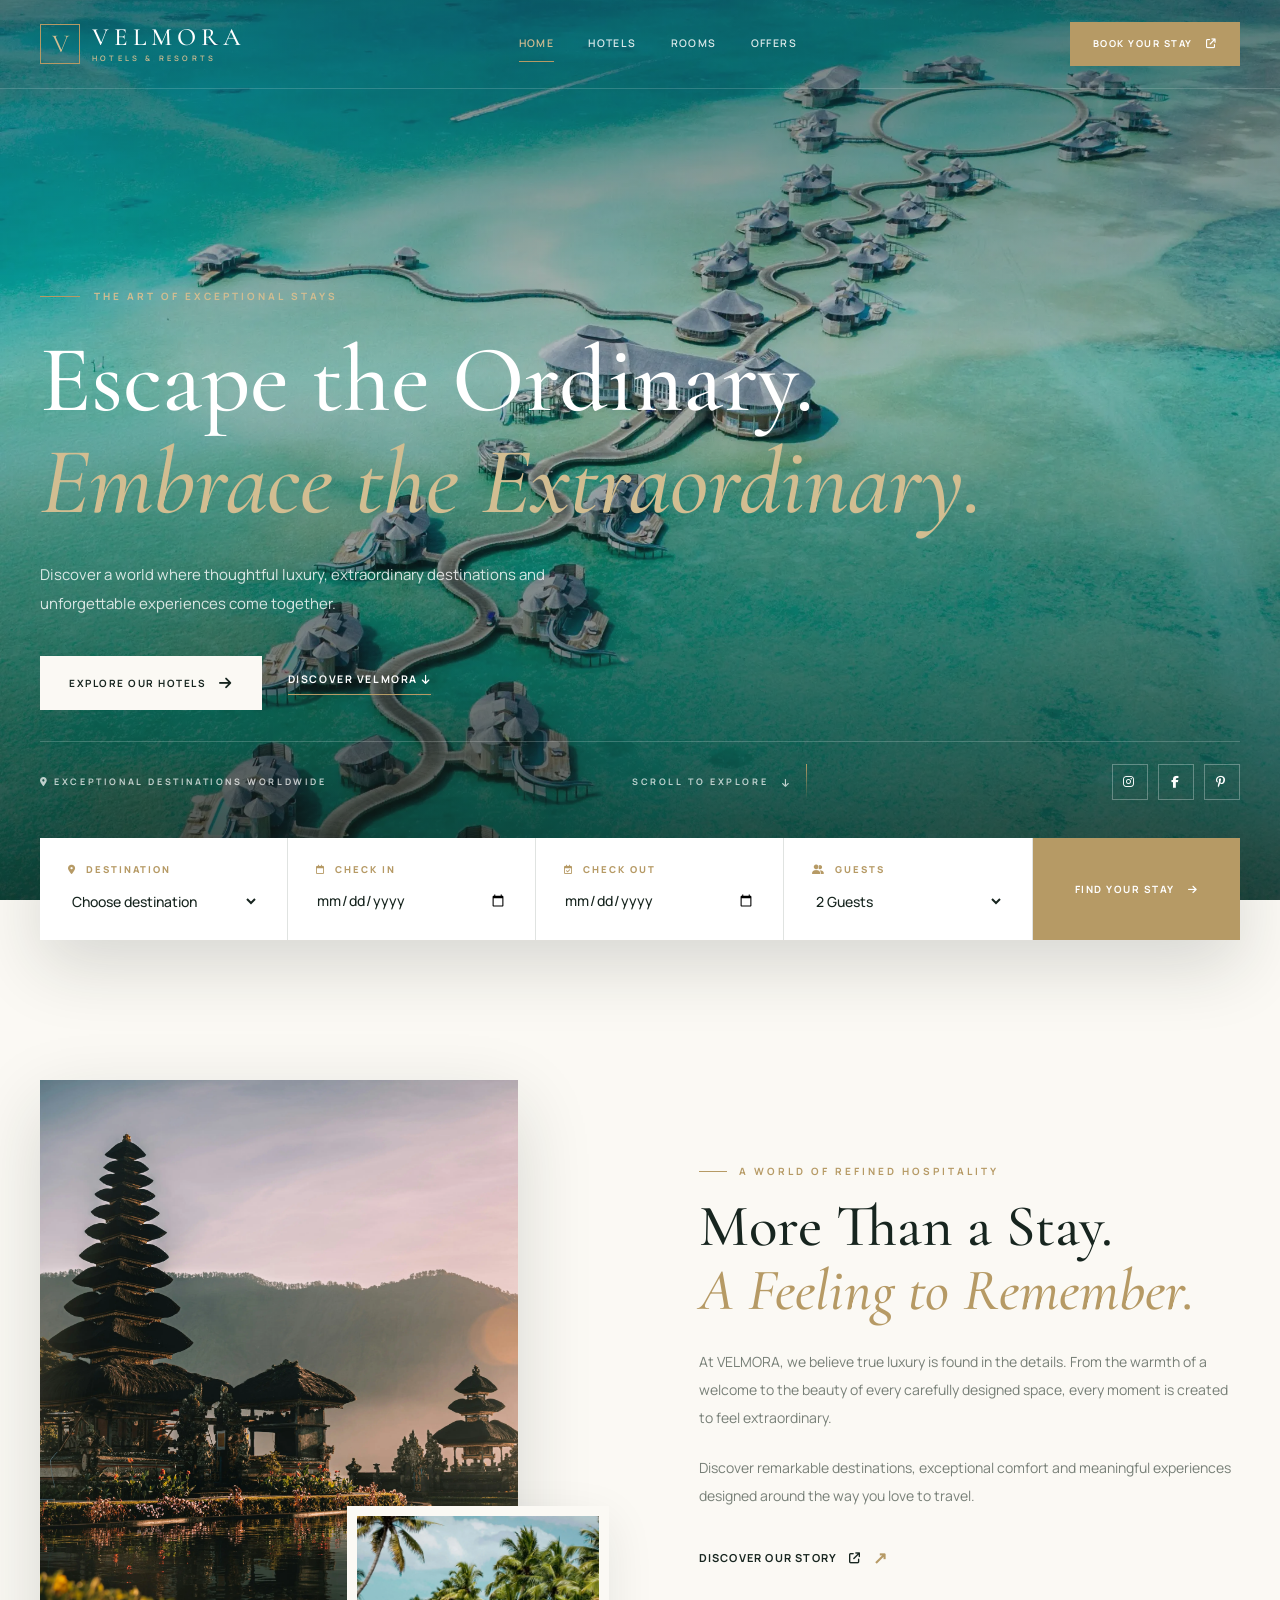
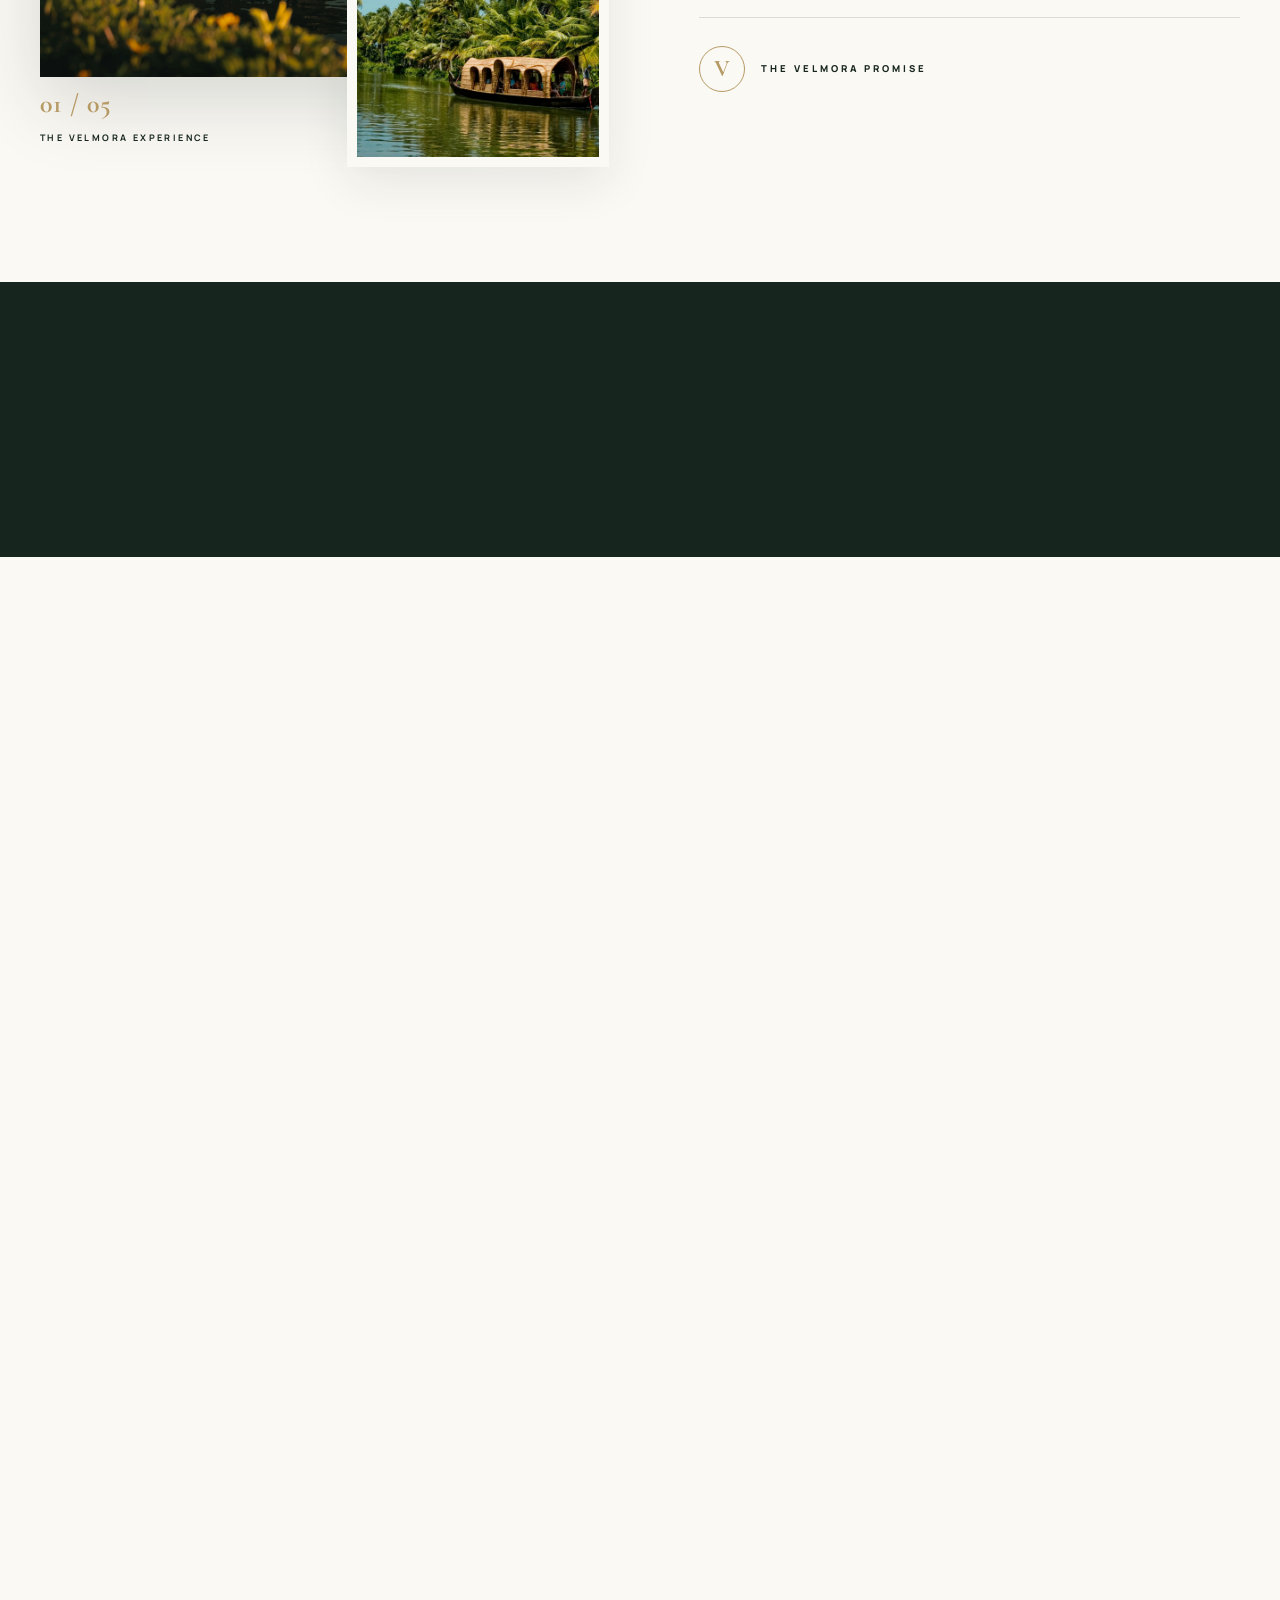
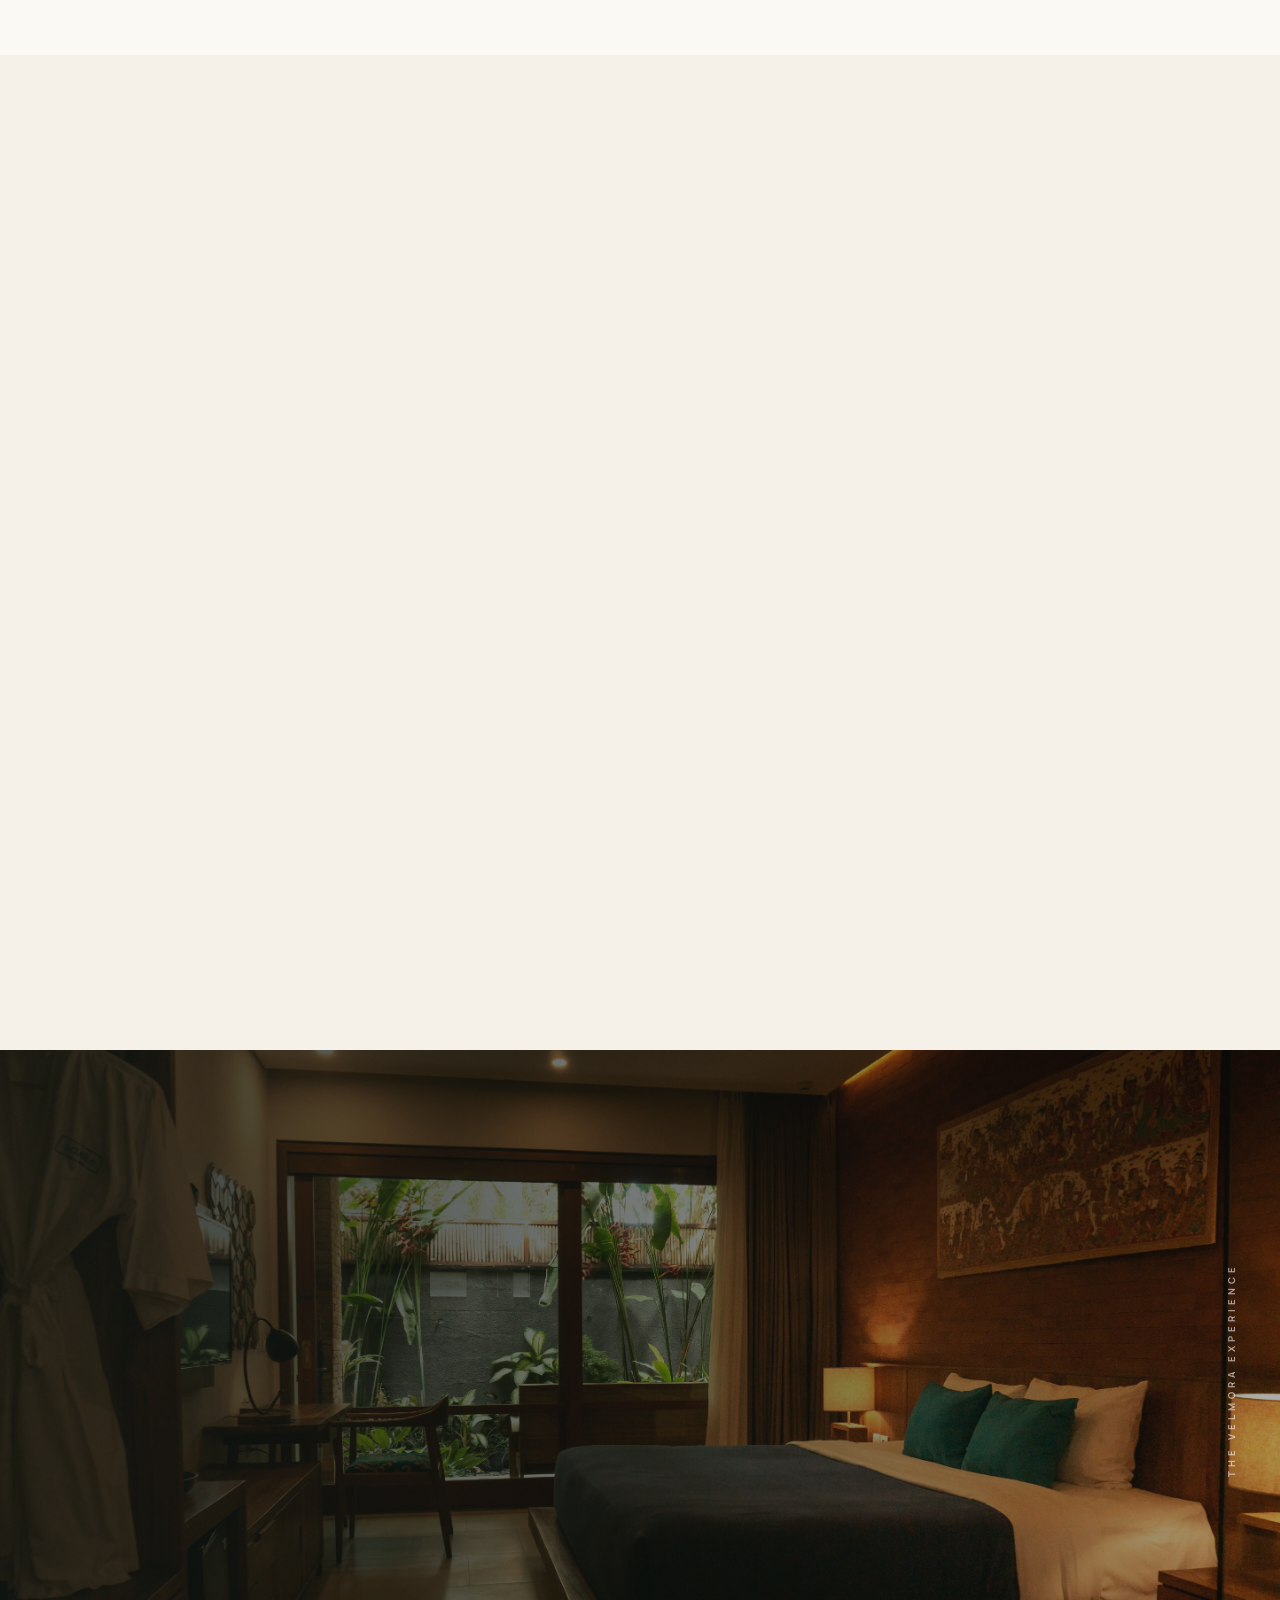
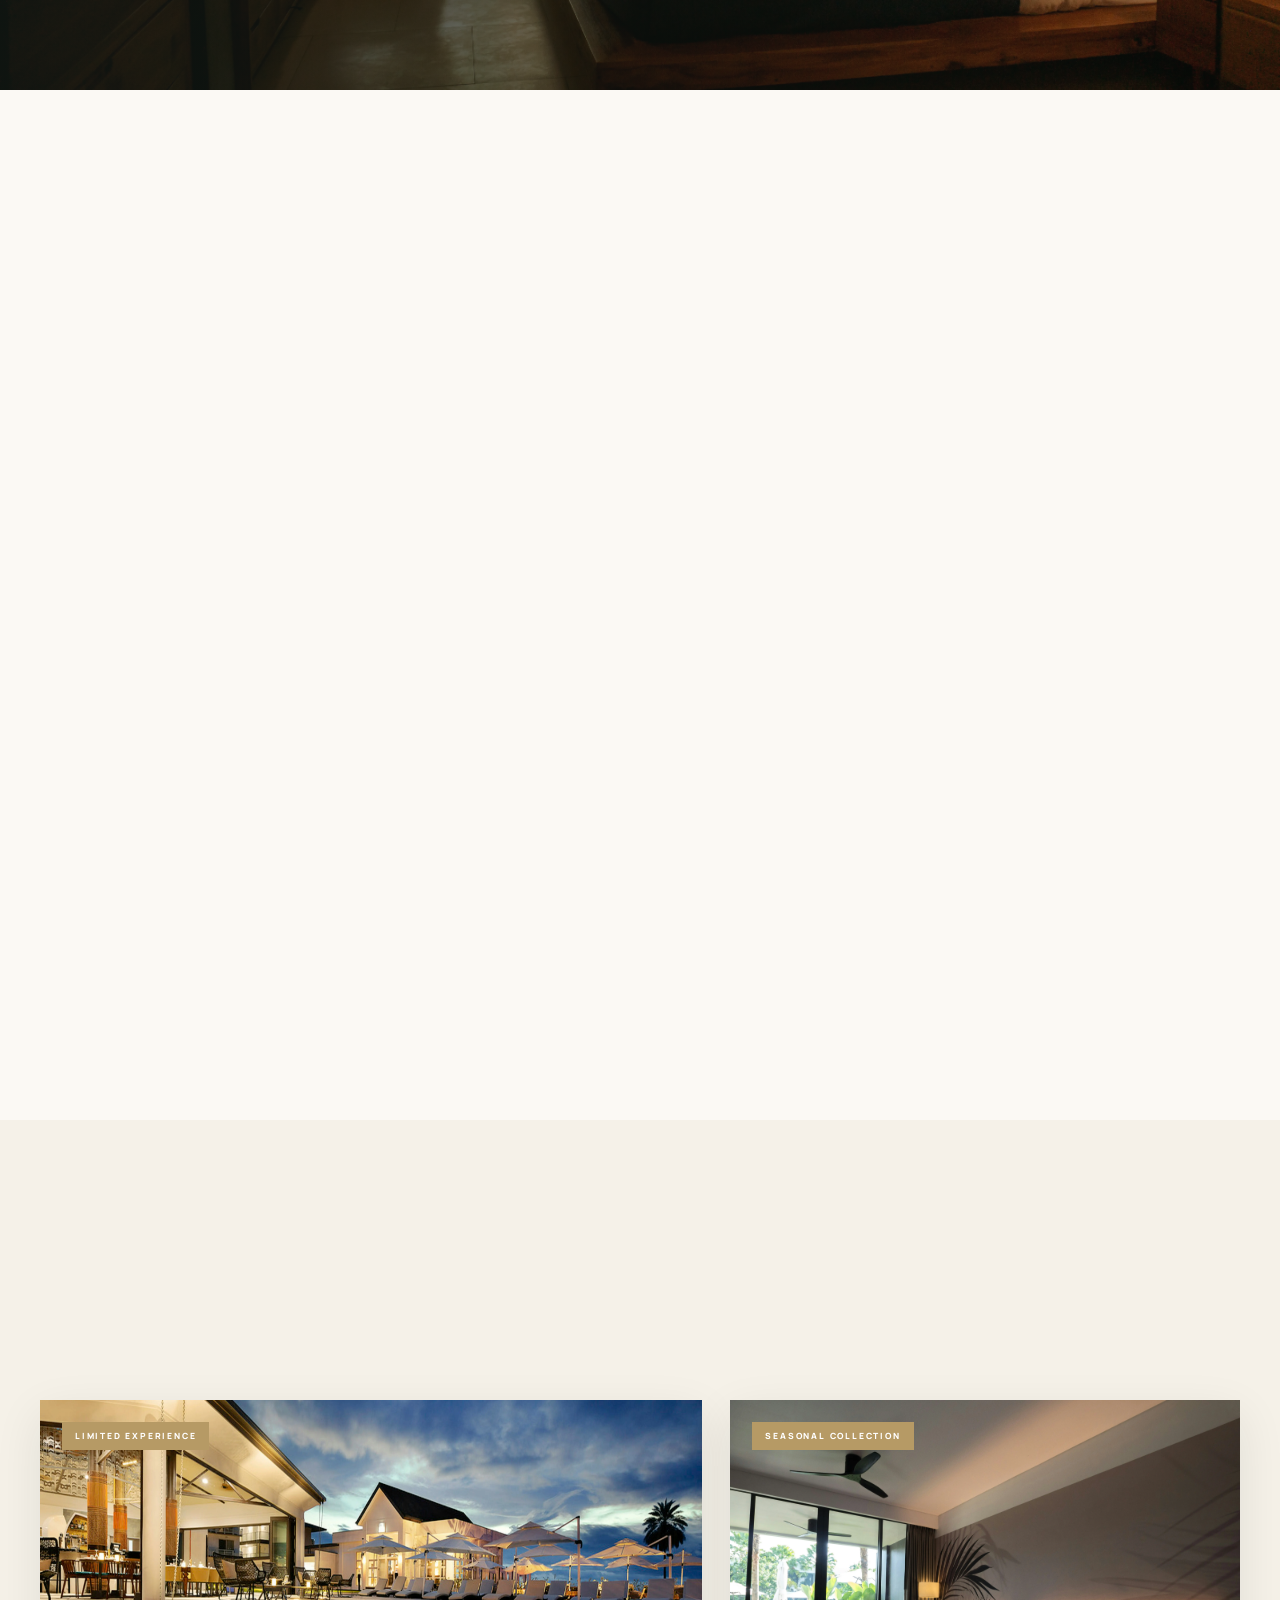
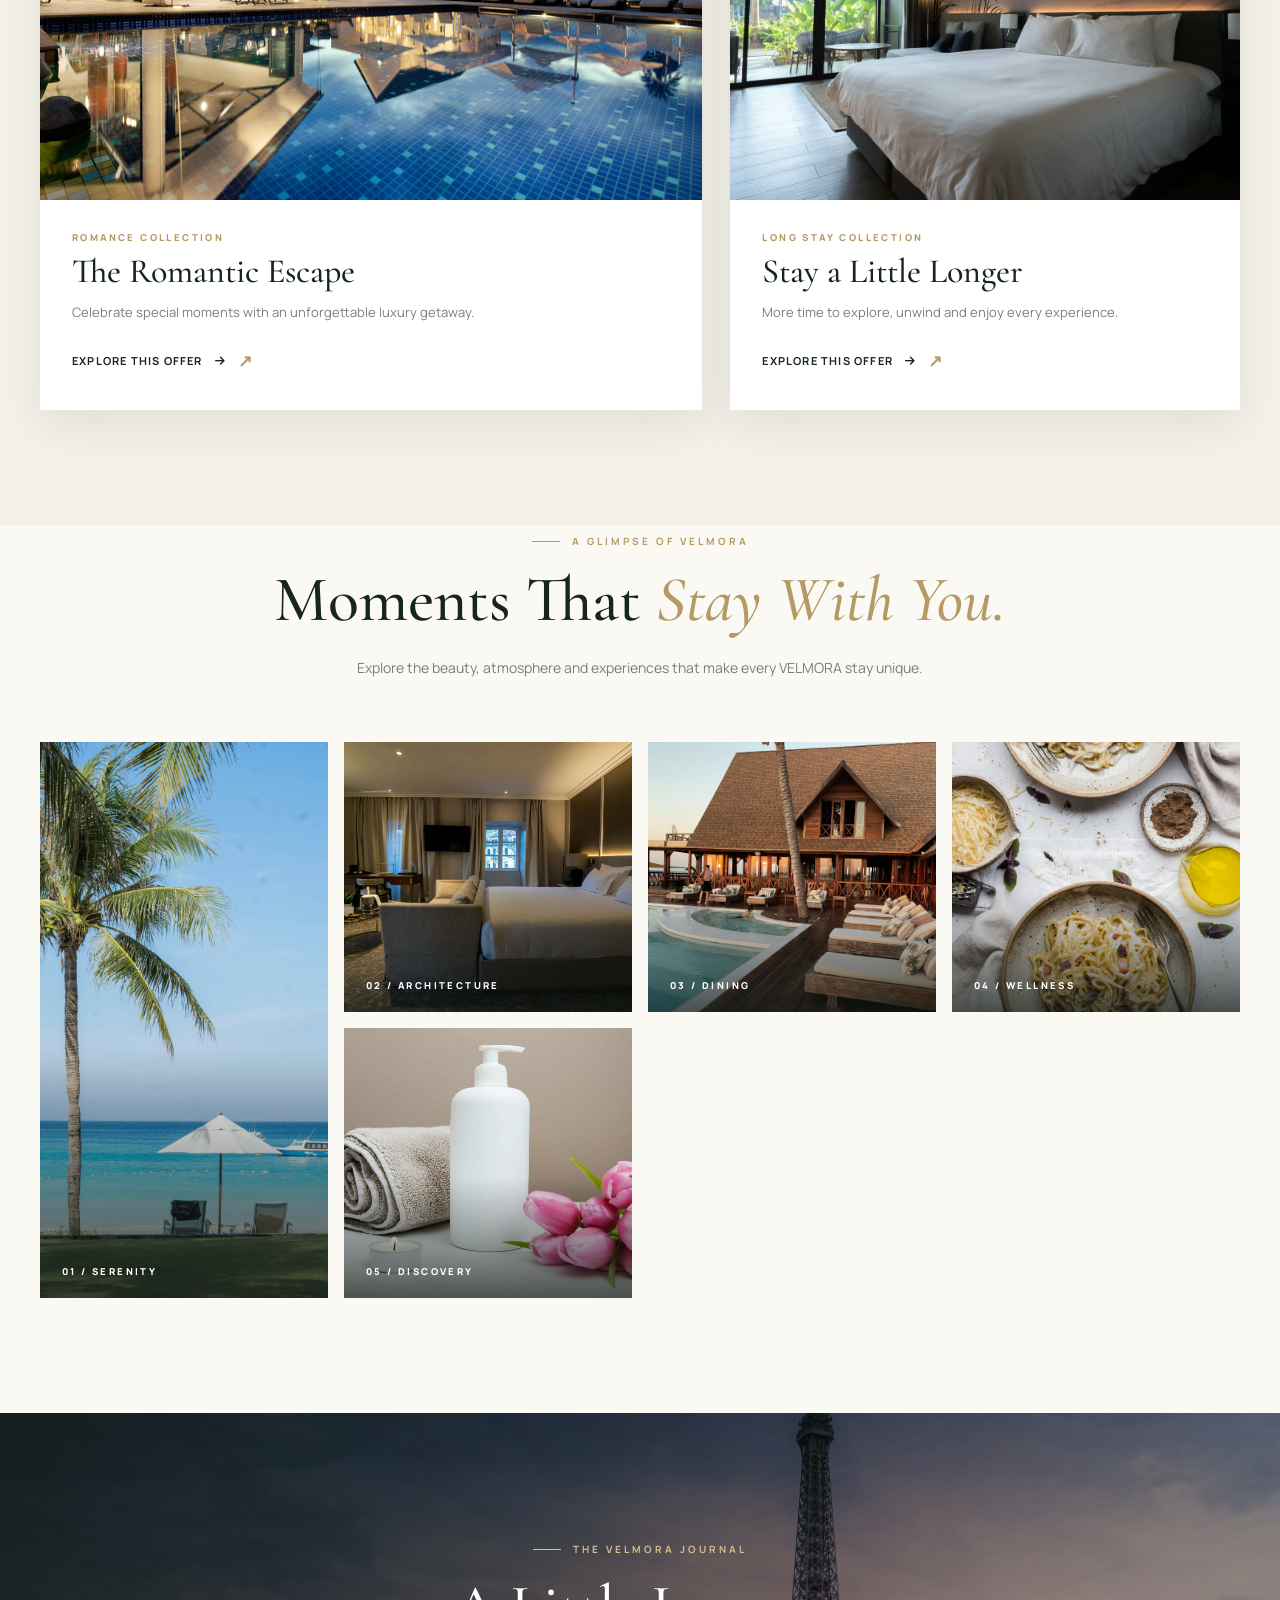
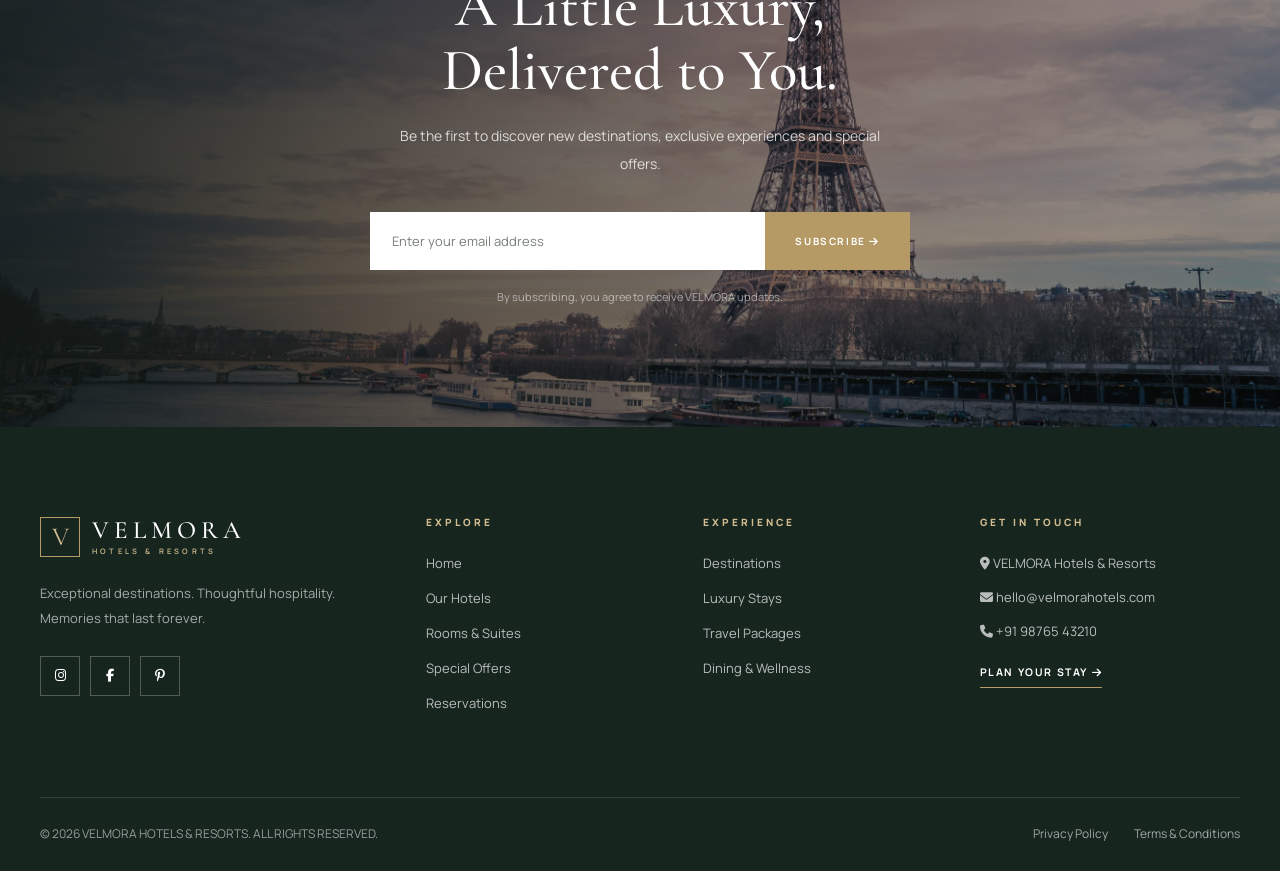
<file: index.html>
<!DOCTYPE html>
<html lang="en">
<head>
    <meta charset="UTF-8">
    <meta name="viewport" content="width=device-width, initial-scale=1.0">
    <meta name="theme-color" content="#171717">

    <meta name="description" content="Discover exceptional stays, refined hospitality and unforgettable destinations with VELMORA Hotels & Resorts.">

    <title>VELMORA | Luxury Hotels & Resorts</title>

    <!-- Google Fonts -->
    <link rel="preconnect" href="https://fonts.googleapis.com">
    <link rel="preconnect" href="https://fonts.gstatic.com" crossorigin>
    <link href="https://fonts.googleapis.com/css2?family=Cormorant+Garamond:wght@400;500;600;700&family=Manrope:wght@400;500;600;700;800&display=swap" rel="stylesheet">

    <!-- Font Awesome -->
    <link rel="stylesheet" href="https://cdnjs.cloudflare.com/ajax/libs/font-awesome/6.5.2/css/all.min.css">

    <!-- Main CSS -->
    <link rel="stylesheet" href="css/style.css">
</head>

<body class="home-page">

    <!-- =================================
         PRELOADER
    ================================== -->
    <div id="preloader" class="preloader">
        <div class="preloader-inner">

            <div class="loader-emblem">
                <span class="loader-ring ring-one"></span>
                <span class="loader-ring ring-two"></span>
                <span class="loader-ring ring-three"></span>

                <div class="loader-center">
                    <span>V</span>
                </div>

                <span class="loader-orbit-dot dot-one"></span>
                <span class="loader-orbit-dot dot-two"></span>
            </div>

            <div class="loader-brand">
                <h2>VELMORA</h2>
                <span>HOTELS & RESORTS</span>
            </div>

            <div class="loader-bottom">
                <div class="loader-progress">
                    <span id="preloader-progress-bar"></span>
                </div>

                <div class="loader-progress-info">
                    <span id="preloader-message">Preparing your journey</span>
                    <span id="preloader-percent">0%</span>
                </div>
            </div>

        </div>
    </div>

<!-- =================================
         HEADER
    ================================== -->
    <header class="site-header" id="site-header">

        <div class="header-container">

            <a href="index.html" class="brand-logo">
                <span class="brand-symbol">V</span>

                <span class="brand-text">
                    <strong>VELMORA</strong>
                    <small>HOTELS & RESORTS</small>
                </span>
            </a>

            <nav class="main-nav" id="main-nav">

                <a href="index.html" class="nav-link">Home</a>

                <a href="hotels.html" class="nav-link">Hotels</a>

                <a href="rooms.html" class="nav-link">Rooms</a>

                <a href="offers.html" class="nav-link">Offers</a>

                <a href="booking.html" class="nav-link mobile-booking-link">
                    Booking
                </a>

                <a href="booking.html" class="nav-mobile-cta">
                    Book Your Stay
                    <i class="fa-solid fa-arrow-right"></i>
                </a>

            </nav>

            <div class="header-actions">

                <a href="booking.html" class="header-booking-btn">
                    <span>Book Your Stay</span>
                    <i class="fa-solid fa-arrow-up-right-from-square"></i>
                </a>

                <button class="menu-toggle" id="menu-toggle"
                        aria-label="Open navigation menu"
                        aria-expanded="false"
                        aria-controls="main-nav">

                    <span></span>
                    <span></span>

                </button>

            </div>

        </div>

    </header>


    <main id="main-content">

        <!-- =================================
             HERO SECTION
        ================================== -->
        <section class="hero-section">

            <div class="hero-background">
                <img
                    src="img/ishan-seefromthesky-DtWyp_4YEes-unsplash.webp"
                    alt="Luxury tropical resort overlooking a beautiful swimming pool"
                    class="hero-image"
                    fetchpriority="high"
                >
            </div>

            <div class="hero-overlay"></div>

            <div class="hero-content">

                <div class="hero-eyebrow reveal">
                    <span class="eyebrow-line"></span>
                    <span>THE ART OF EXCEPTIONAL STAYS</span>
                </div>

                <h1 class="hero-title reveal">
                    Escape the Ordinary.
                    <br>
                    <em>Embrace the Extraordinary.</em>
                </h1>

                <p class="hero-description reveal">
                    Discover a world where thoughtful luxury,
                    extraordinary destinations and unforgettable
                    experiences come together.
                </p>

                <div class="hero-buttons reveal">

                    <a href="hotels.html" class="btn btn-light">
                        Explore Our Hotels
                        <i class="fa-solid fa-arrow-right"></i>
                    </a>

                    <a href="#our-story" class="hero-text-link">
                        Discover VELMORA
                        <i class="fa-solid fa-arrow-down"></i>
                    </a>

                </div>

            </div>

            <div class="hero-bottom">

                <div class="hero-location">
                    <i class="fa-solid fa-location-dot"></i>
                    <span>EXCEPTIONAL DESTINATIONS WORLDWIDE</span>
                </div>

                <div class="hero-scroll">
                    <span>SCROLL TO EXPLORE</span>
                    <i class="fa-solid fa-arrow-down"></i>
                </div>

                <div class="hero-social">
                    <a href="#" aria-label="Instagram">
                        <i class="fa-brands fa-instagram"></i>
                    </a>

                    <a href="#" aria-label="Facebook">
                        <i class="fa-brands fa-facebook-f"></i>
                    </a>

                    <a href="#" aria-label="Pinterest">
                        <i class="fa-brands fa-pinterest-p"></i>
                    </a>
                </div>

            </div>

        </section>


        <!-- =================================
             QUICK BOOKING BAR
        ================================== -->
        <section class="quick-booking-section">

            <form class="quick-booking-form" id="quick-booking-form">

                <div class="booking-field">

                    <label for="home-destination">
                        <i class="fa-solid fa-location-dot"></i>
                        DESTINATION
                    </label>

                    <select id="home-destination" name="destination" required>
                        <option value="">Choose destination</option>
                        <option value="Maldives">Maldives</option>
                        <option value="Bali">Bali</option>
                        <option value="Dubai">Dubai</option>
                        <option value="Paris">Paris</option>
                        <option value="London">London</option>
                        <option value="Goa">Goa</option>
                    </select>

                </div>


                <div class="booking-field">

                    <label for="home-checkin">
                        <i class="fa-regular fa-calendar"></i>
                        CHECK IN
                    </label>

                    <input type="date" id="home-checkin"
                           name="checkIn" required>

                </div>


                <div class="booking-field">

                    <label for="home-checkout">
                        <i class="fa-regular fa-calendar-check"></i>
                        CHECK OUT
                    </label>

                    <input type="date" id="home-checkout"
                           name="checkOut" required>

                </div>


                <div class="booking-field">

                    <label for="home-guests">
                        <i class="fa-solid fa-user-group"></i>
                        GUESTS
                    </label>

                    <select id="home-guests" name="guests">
                        <option value="1">1 Guest</option>
                        <option value="2" selected>2 Guests</option>
                        <option value="3">3 Guests</option>
                        <option value="4">4 Guests</option>
                        <option value="5">5 Guests</option>
                        <option value="6">6 Guests</option>
                    </select>

                </div>


                <button type="submit" class="booking-search-btn">
                    <span>Find Your Stay</span>
                    <i class="fa-solid fa-arrow-right"></i>
                </button>

            </form>

        </section>


        <!-- =================================
             INTRO / OUR STORY
        ================================== -->
        <section class="story-section section-padding" id="our-story">

            <div class="section-container story-grid">

                <div class="story-image-wrap reveal">

                    <div class="story-image-main">
                        <img
                            src="img/katarzyna-zygnerska-Y0UUhY1V7Po-unsplash.webp"
                            alt="Elegant luxury hotel suite interior"
                            loading="lazy"
                        >
                    </div>

                    <div class="story-image-small">
                        <img
                            src="img/nature-photographer-29ezCWtMtnM-unsplash.webp"
                            alt="Beautiful resort swimming pool"
                            loading="lazy"
                        >
                    </div>

                    <div class="story-image-label">
                        <span>01 / 05</span>
                        <span>THE VELMORA EXPERIENCE</span>
                    </div>

                </div>


                <div class="story-content reveal">

                    <span class="section-eyebrow">
                        A WORLD OF REFINED HOSPITALITY
                    </span>

                    <h2 class="section-title">
                        More Than a Stay.
                        <br>
                        <em>A Feeling to Remember.</em>
                    </h2>

                    <p>
                        At VELMORA, we believe true luxury is found
                        in the details. From the warmth of a welcome
                        to the beauty of every carefully designed space,
                        every moment is created to feel extraordinary.
                    </p>

                    <p>
                        Discover remarkable destinations, exceptional
                        comfort and meaningful experiences designed
                        around the way you love to travel.
                    </p>

                    <a href="hotels.html" class="text-link">
                        Discover Our Story
                        <span><i class="fa-solid fa-arrow-up-right-from-square"></i></span>
                    </a>

                    <div class="story-signature">
                        <span class="signature-mark">V</span>
                        <span>THE VELMORA PROMISE</span>
                    </div>

                </div>

            </div>

        </section>


        <!-- =================================
             HIGHLIGHTS / STATS
        ================================== -->
        <section class="highlights-section">

            <div class="section-container highlights-grid">

                <div class="highlight-item reveal">
                    <strong>25<span>+</span></strong>
                    <p>Exceptional Destinations</p>
                </div>

                <div class="highlight-item reveal">
                    <strong>40<span>+</span></strong>
                    <p>Luxury Properties</p>
                </div>

                <div class="highlight-item reveal">
                    <strong>98<span>%</span></strong>
                    <p>Guest Satisfaction Goal</p>
                </div>

                <div class="highlight-item reveal">
                    <strong>24<span>/7</span></strong>
                    <p>Personalised Hospitality</p>
                </div>

            </div>

        </section>


        <!-- =================================
             FEATURED HOTELS
        ================================== -->
        <section class="featured-hotels-section section-padding">

            <div class="section-container">

                <div class="section-heading reveal">

                    <div>
                        <span class="section-eyebrow">
                            PLACES WORTH DISCOVERING
                        </span>

                        <h2 class="section-title">
                            Exceptional <em>Destinations</em>
                        </h2>
                    </div>

                    <a href="hotels.html" class="text-link">
                        View All Hotels
                        <i class="fa-solid fa-arrow-up-right-from-square"></i>
                    </a>

                </div>


                <div class="hotel-feature-grid">

                    <article class="hotel-feature-card hotel-card-large reveal">

                        <div class="hotel-card-image">
                            <img
                                src="img/niklas-ohlrogge-niamoh-de-BkmdKnuAZtw-unsplash.webp"
                                alt="Luxury overwater resort in Maldives"
                                loading="lazy"
                            >

                            <span class="hotel-card-number">01</span>

                            <span class="hotel-card-tag">MOST LOVED</span>
                        </div>

                        <div class="hotel-card-info">

                            <div>
                                <span class="hotel-location">
                                    <i class="fa-solid fa-location-dot"></i>
                                    MALDIVES
                                </span>

                                <h3>Velmora Ocean Retreat</h3>

                                <p>
                                    Private island living with endless
                                    ocean views and unforgettable sunsets.
                                </p>
                            </div>

                            <a href="hotels.html" class="circle-arrow"
                               aria-label="Explore Velmora Ocean Retreat">
                                <i class="fa-solid fa-arrow-up-right-from-square"></i>
                            </a>

                        </div>

                    </article>


                    <article class="hotel-feature-card reveal">

                        <div class="hotel-card-image">
                            <img
                                src="img/reisetopia-fbG4S32ssd8-unsplash.webp"
                                alt="Tropical luxury resort in Bali"
                                loading="lazy"
                            >

                            <span class="hotel-card-number">02</span>
                        </div>

                        <div class="hotel-card-info">

                            <div>
                                <span class="hotel-location">
                                    <i class="fa-solid fa-location-dot"></i>
                                    BALI, INDONESIA
                                </span>

                                <h3>Velmora Ubud Sanctuary</h3>

                                <p>
                                    A peaceful escape surrounded by
                                    tropical landscapes.
                                </p>
                            </div>

                            <a href="hotels.html" class="circle-arrow"
                               aria-label="Explore Velmora Ubud Sanctuary">
                                <i class="fa-solid fa-arrow-up-right-from-square"></i>
                            </a>

                        </div>

                    </article>


                    <article class="hotel-feature-card reveal">

                        <div class="hotel-card-image">
                            <img
                                src="img/reisetopia-nRS3ClHbNGQ-unsplash.webp"
                                alt="Luxury city destination in Dubai"
                                loading="lazy"
                            >

                            <span class="hotel-card-number">03</span>
                        </div>

                        <div class="hotel-card-info">

                            <div>
                                <span class="hotel-location">
                                    <i class="fa-solid fa-location-dot"></i>
                                    DUBAI, UAE
                                </span>

                                <h3>Velmora Grand Dubai</h3>

                                <p>
                                    Contemporary elegance in the heart
                                    of a vibrant city.
                                </p>
                            </div>

                            <a href="hotels.html" class="circle-arrow"
                               aria-label="Explore Velmora Grand Dubai">
                                <i class="fa-solid fa-arrow-up-right-from-square"></i>
                            </a>

                        </div>

                    </article>

                </div>

            </div>

        </section>


        <!-- =================================
             SIGNATURE ROOMS
        ================================== -->
        <section class="signature-rooms-section section-padding">

            <div class="section-container">

                <div class="section-heading reveal">

                    <div>
                        <span class="section-eyebrow">
                            COMFORT IN EVERY DETAIL
                        </span>

                        <h2 class="section-title">
                            Spaces to <em>Unwind.</em>
                        </h2>
                    </div>

                    <a href="rooms.html" class="text-link">
                        Explore All Rooms
                        <i class="fa-solid fa-arrow-up-right-from-square"></i>
                    </a>

                </div>


                <div class="rooms-grid">

                    <article class="room-card reveal">

                        <a href="rooms.html" class="room-image">
                            <img
                                src="img/sara-dubler-Koei_7yYtIo-unsplash.webp"
                                alt="Deluxe luxury hotel room"
                                loading="lazy"
                            >

                            <span class="room-image-overlay"></span>

                            <span class="room-category">01 / DELUXE</span>
                        </a>

                        <div class="room-info">
                            <div>
                                <h3>Deluxe Room</h3>
                                <p>Elegant comfort for a beautiful escape.</p>
                            </div>

                            <a href="rooms.html" class="room-arrow"
                               aria-label="Explore Deluxe Room">
                                <i class="fa-solid fa-arrow-right"></i>
                            </a>
                        </div>

                        <div class="room-meta">
                            <span><i class="fa-solid fa-user"></i> 2 Guests</span>
                            <span><i class="fa-solid fa-expand"></i> 38 m²</span>
                            <span><i class="fa-solid fa-bed"></i> King Bed</span>
                        </div>

                    </article>


                    <article class="room-card reveal">

                        <a href="rooms.html" class="room-image">
                            <img
                                src="img/sasha-kaunas-xEaAoizNFV8-unsplash.webp"
                                alt="Premium hotel suite"
                                loading="lazy"
                            >

                            <span class="room-image-overlay"></span>

                            <span class="room-category">02 / PREMIUM</span>
                        </a>

                        <div class="room-info">
                            <div>
                                <h3>Premium Suite</h3>
                                <p>Extraordinary space and refined luxury.</p>
                            </div>

                            <a href="rooms.html" class="room-arrow"
                               aria-label="Explore Premium Suite">
                                <i class="fa-solid fa-arrow-right"></i>
                            </a>
                        </div>

                        <div class="room-meta">
                            <span><i class="fa-solid fa-user"></i> 3 Guests</span>
                            <span><i class="fa-solid fa-expand"></i> 56 m²</span>
                            <span><i class="fa-solid fa-bed"></i> King Bed</span>
                        </div>

                    </article>


                    <article class="room-card reveal">

                        <a href="rooms.html" class="room-image">
                            <img
                                src="img/spenser-sembrat-ezKnKvpXkYE-unsplash.webp"
                                alt="Exclusive luxury villa interior"
                                loading="lazy"
                            >

                            <span class="room-image-overlay"></span>

                            <span class="room-category">03 / EXCLUSIVE</span>
                        </a>

                        <div class="room-info">
                            <div>
                                <h3>Private Villa</h3>
                                <p>Your own world of privacy and peace.</p>
                            </div>

                            <a href="rooms.html" class="room-arrow"
                               aria-label="Explore Private Villa">
                                <i class="fa-solid fa-arrow-right"></i>
                            </a>
                        </div>

                        <div class="room-meta">
                            <span><i class="fa-solid fa-user"></i> 4 Guests</span>
                            <span><i class="fa-solid fa-expand"></i> 90 m²</span>
                            <span><i class="fa-solid fa-bed"></i> 2 Bedrooms</span>
                        </div>

                    </article>

                </div>

            </div>

        </section>


        <!-- =================================
             EXPERIENCE SECTION
        ================================== -->
        <section class="experience-section">

            <div class="experience-image">
                <img
                    src="img/visualsofdana-T5pL6ciEn-I-unsplash.webp"
                    alt="Beautiful luxury resort pool and tropical landscape"
                    loading="lazy"
                >
            </div>

            <div class="experience-overlay"></div>

            <div class="experience-content section-container reveal">

                <span class="section-eyebrow">
                    BEYOND EXPECTATIONS
                </span>

                <h2>
                    Every Journey
                    <br>
                    <em>Deserves a Story.</em>
                </h2>

                <p>
                    From peaceful mornings to extraordinary evenings,
                    experience hospitality that turns every moment
                    into a lasting memory.
                </p>

                <a href="hotels.html" class="btn btn-light">
                    Explore Experiences
                    <i class="fa-solid fa-arrow-right"></i>
                </a>

            </div>

            <div class="experience-side-label">
                THE VELMORA EXPERIENCE
            </div>

        </section>


        <!-- =================================
             AMENITIES
        ================================== -->
        <section class="amenities-section section-padding">

            <div class="section-container">

                <div class="centered-section-heading reveal">

                    <span class="section-eyebrow">
                        THOUGHTFULLY CURATED FOR YOU
                    </span>

                    <h2 class="section-title">
                        The Details Make <em>the Difference.</em>
                    </h2>

                    <p>
                        Every facility is thoughtfully designed
                        to make your stay effortless and exceptional.
                    </p>

                </div>


                <div class="amenities-grid">

                    <div class="amenity-item reveal">
                        <div class="amenity-icon">
                            <i class="fa-solid fa-spa"></i>
                        </div>
                        <h3>Wellness & Spa</h3>
                        <p>Restore your balance with moments of calm.</p>
                    </div>

                    <div class="amenity-item reveal">
                        <div class="amenity-icon">
                            <i class="fa-solid fa-utensils"></i>
                        </div>
                        <h3>Fine Dining</h3>
                        <p>Discover exceptional flavours and cuisine.</p>
                    </div>

                    <div class="amenity-item reveal">
                        <div class="amenity-icon">
                            <i class="fa-solid fa-water"></i>
                        </div>
                        <h3>Infinity Pools</h3>
                        <p>Relax beside breathtaking waterscapes.</p>
                    </div>

                    <div class="amenity-item reveal">
                        <div class="amenity-icon">
                            <i class="fa-solid fa-dumbbell"></i>
                        </div>
                        <h3>Fitness Centre</h3>
                        <p>Stay energised throughout your journey.</p>
                    </div>

                    <div class="amenity-item reveal">
                        <div class="amenity-icon">
                            <i class="fa-solid fa-concierge-bell"></i>
                        </div>
                        <h3>Personal Concierge</h3>
                        <p>Personalised assistance whenever you need.</p>
                    </div>

                    <div class="amenity-item reveal">
                        <div class="amenity-icon">
                            <i class="fa-solid fa-plane"></i>
                        </div>
                        <h3>Airport Transfers</h3>
                        <p>Enjoy a seamless arrival and departure.</p>
                    </div>

                </div>

            </div>

        </section>


        <!-- =================================
             SPECIAL OFFERS
        ================================== -->
        <section class="special-offers-section section-padding">

            <div class="section-container">

                <div class="section-heading reveal">

                    <div>
                        <span class="section-eyebrow">
                            SOMETHING SPECIAL AWAITS
                        </span>

                        <h2 class="section-title">
                            Curated <em>Experiences.</em>
                        </h2>
                    </div>

                    <a href="offers.html" class="text-link">
                        Discover All Offers
                        <i class="fa-solid fa-arrow-up-right-from-square"></i>
                    </a>

                </div>


                <div class="offers-grid">

                    <article class="offer-card offer-card-large reveal">

                        <div class="offer-image">
                            <img
                                src="img/anmol-seth-hDbCjHNdF48-unsplash.webp"
                                alt="Romantic tropical luxury holiday"
                                loading="lazy"
                            >

                            <span class="offer-label">LIMITED EXPERIENCE</span>
                        </div>

                        <div class="offer-content">
                            <span class="offer-type">ROMANCE COLLECTION</span>

                            <h3>The Romantic Escape</h3>

                            <p>
                                Celebrate special moments with an
                                unforgettable luxury getaway.
                            </p>

                            <a href="offers.html" class="text-link">
                                Explore This Offer
                                <i class="fa-solid fa-arrow-right"></i>
                            </a>
                        </div>

                    </article>


                    <article class="offer-card reveal">

                        <div class="offer-image">
                            <img
                                src="img/antonio-araujo-uZoA9WaygLQ-unsplash.webp"
                                alt="Beautiful destination travel experience"
                                loading="lazy"
                            >

                            <span class="offer-label">SEASONAL COLLECTION</span>
                        </div>

                        <div class="offer-content">
                            <span class="offer-type">LONG STAY COLLECTION</span>

                            <h3>Stay a Little Longer</h3>

                            <p>
                                More time to explore, unwind and
                                enjoy every experience.
                            </p>

                            <a href="offers.html" class="text-link">
                                Explore This Offer
                                <i class="fa-solid fa-arrow-right"></i>
                            </a>
                        </div>

                    </article>

                </div>

            </div>

        </section>


        <!-- =================================
             VISUAL GALLERY
        ================================== -->
        <section class="gallery-section">

            <div class="section-container">

                <div class="centered-section-heading reveal">

                    <span class="section-eyebrow">
                        A GLIMPSE OF VELMORA
                    </span>

                    <h2 class="section-title">
                        Moments That <em>Stay With You.</em>
                    </h2>

                    <p>
                        Explore the beauty, atmosphere and experiences
                        that make every VELMORA stay unique.
                    </p>

                </div>


                <div class="gallery-grid">

                    <div class="gallery-item gallery-item-tall reveal">
                        <img
                            src="img/antonio-araujo-wYdzYVGMHQs-unsplash.webp"
                            alt="Luxury resort swimming pool"
                            loading="lazy"
                        >
                        <span>01 / SERENITY</span>
                    </div>

                    <div class="gallery-item reveal">
                        <img
                            src="img/antonio-araujo-ZyyobP6qcvY-unsplash.webp"
                            alt="Luxury hotel exterior"
                            loading="lazy"
                        >
                        <span>02 / ARCHITECTURE</span>
                    </div>

                    <div class="gallery-item reveal">
                        <img
                            src="img/bilderboken-rlwE8f8anOc-unsplash.webp"
                            alt="Fine dining restaurant"
                            loading="lazy"
                        >
                        <span>03 / DINING</span>
                    </div>

                    <div class="gallery-item reveal">
                        <img
                            src="img/bruna-branco-t8hTmte4O_g-unsplash.webp"
                            alt="Relaxing wellness spa"
                            loading="lazy"
                        >
                        <span>04 / WELLNESS</span>
                    </div>

                    <div class="gallery-item reveal">
                        <img
                            src="img/camille-brodard-VxAwTeiqDao-unsplash.webp"
                            alt="Beautiful travel destination"
                            loading="lazy"
                        >
                        <span>05 / DISCOVERY</span>
                    </div>

                </div>

            </div>

        </section>


        <!-- =================================
             NEWSLETTER
        ================================== -->
        <section class="newsletter-section">

            <div class="newsletter-background">
                <img
                    src="img/chris-karidis-nnzkZNYWHaU-unsplash.webp"
                    alt="Peaceful ocean landscape"
                    loading="lazy"
                >
            </div>

            <div class="newsletter-overlay"></div>

            <div class="newsletter-content section-container reveal">

                <span class="section-eyebrow">
                    THE VELMORA JOURNAL
                </span>

                <h2>
                    A Little Luxury,
                    <br>
                    Delivered to You.
                </h2>

                <p>
                    Be the first to discover new destinations,
                    exclusive experiences and special offers.
                </p>

                <form class="newsletter-form" data-demo-form>

                    <label class="visually-hidden" for="newsletter-email">
                        Your email address
                    </label>

                    <input
                        type="email"
                        id="newsletter-email"
                        name="email"
                        placeholder="Enter your email address"
                        required
                    >

                    <button type="submit" aria-label="Subscribe">
                        Subscribe
                        <i class="fa-solid fa-arrow-right"></i>
                    </button>

                </form>

                <small>
                    By subscribing, you agree to receive VELMORA updates.
                </small>

            </div>

        </section>

    </main>


    <!-- =================================
         FOOTER
    ================================== -->
    <footer class="site-footer">

        <div class="section-container">

            <div class="footer-main">

                <div class="footer-brand">

                    <a href="index.html" class="brand-logo footer-logo">
                        <span class="brand-symbol">V</span>

                        <span class="brand-text">
                            <strong>VELMORA</strong>
                            <small>HOTELS & RESORTS</small>
                        </span>
                    </a>

                    <p>
                        Exceptional destinations.
                        Thoughtful hospitality.
                        Memories that last forever.
                    </p>

                    <div class="footer-social">
                        <a href="#" aria-label="Instagram">
                            <i class="fa-brands fa-instagram"></i>
                        </a>

                        <a href="#" aria-label="Facebook">
                            <i class="fa-brands fa-facebook-f"></i>
                        </a>

                        <a href="#" aria-label="Pinterest">
                            <i class="fa-brands fa-pinterest-p"></i>
                        </a>
                    </div>

                </div>


                <div class="footer-column">
                    <h3>EXPLORE</h3>

                    <a href="index.html">Home</a>
                    <a href="hotels.html">Our Hotels</a>
                    <a href="rooms.html">Rooms & Suites</a>
                    <a href="offers.html">Special Offers</a>
                    <a href="booking.html">Reservations</a>
                </div>


                <div class="footer-column">
                    <h3>EXPERIENCE</h3>

                    <a href="hotels.html">Destinations</a>
                    <a href="rooms.html">Luxury Stays</a>
                    <a href="offers.html">Travel Packages</a>
                    <a href="hotels.html">Dining & Wellness</a>
                </div>


                <div class="footer-column footer-contact">
                    <h3>GET IN TOUCH</h3>

                    <p>
                        <i class="fa-solid fa-location-dot"></i>
                        VELMORA Hotels & Resorts
                    </p>

                    <p>
                        <i class="fa-solid fa-envelope"></i>
                        hello@velmorahotels.com
                    </p>

                    <p>
                        <i class="fa-solid fa-phone"></i>
                        +91 98765 43210
                    </p>

                    <a href="booking.html" class="footer-contact-link">
                        Plan Your Stay
                        <i class="fa-solid fa-arrow-right"></i>
                    </a>
                </div>

            </div>


            <div class="footer-bottom">

                <p>
                    © <span id="current-year">2026</span>
                    VELMORA HOTELS & RESORTS. ALL RIGHTS RESERVED.
                </p>

                <div class="footer-legal">
                    <a href="#">Privacy Policy</a>
                    <a href="#">Terms & Conditions</a>
                </div>

                <a href="#main-content" class="back-to-top"
                   id="back-to-top" aria-label="Back to top">
                    <i class="fa-solid fa-arrow-up"></i>
                </a>

            </div>

        </div>

    </footer>


    <!-- Toast Notification -->
    <div class="toast-message" id="toast-message" role="status"
         aria-live="polite">
        <i class="fa-solid fa-circle-check"></i>
        <span id="toast-text">Welcome to VELMORA</span>
    </div>


    <!-- Main JavaScript -->
    <script src="js/script.js" defer></script>

</body>
</html>
</file>
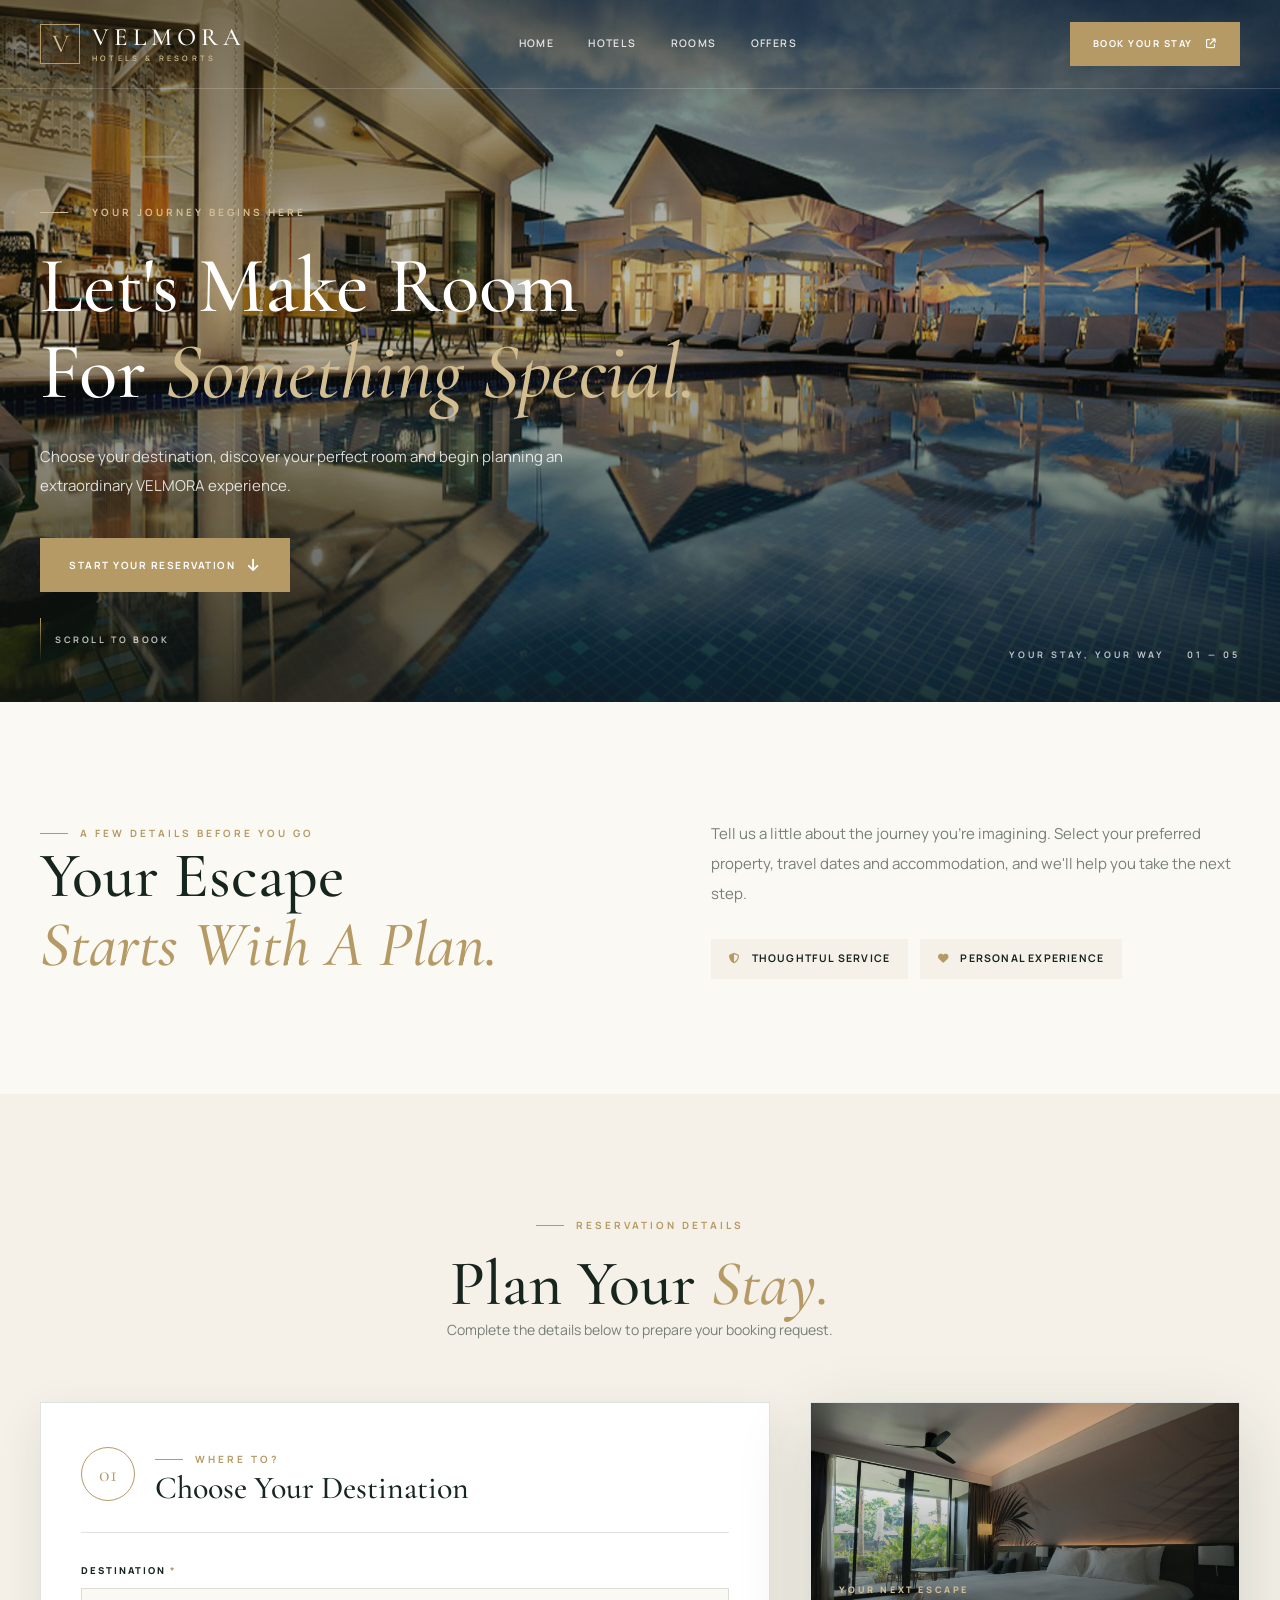
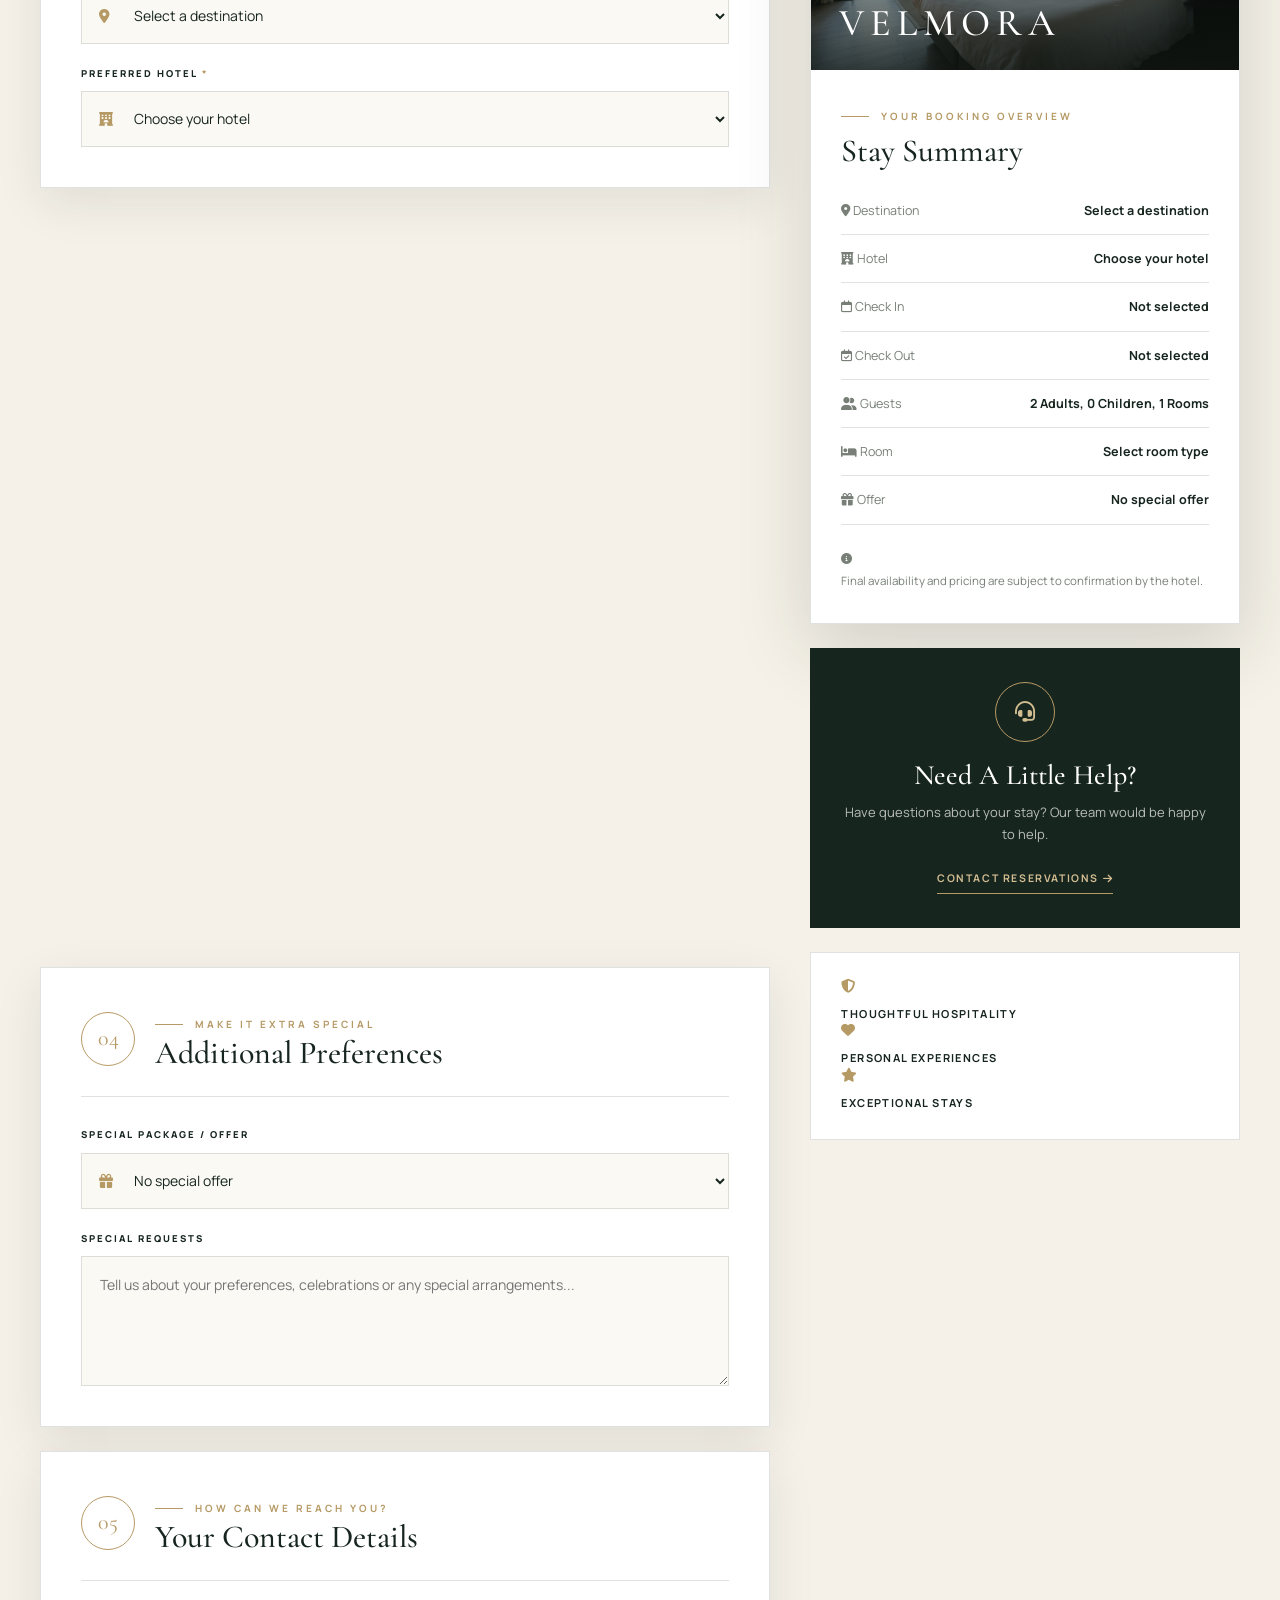
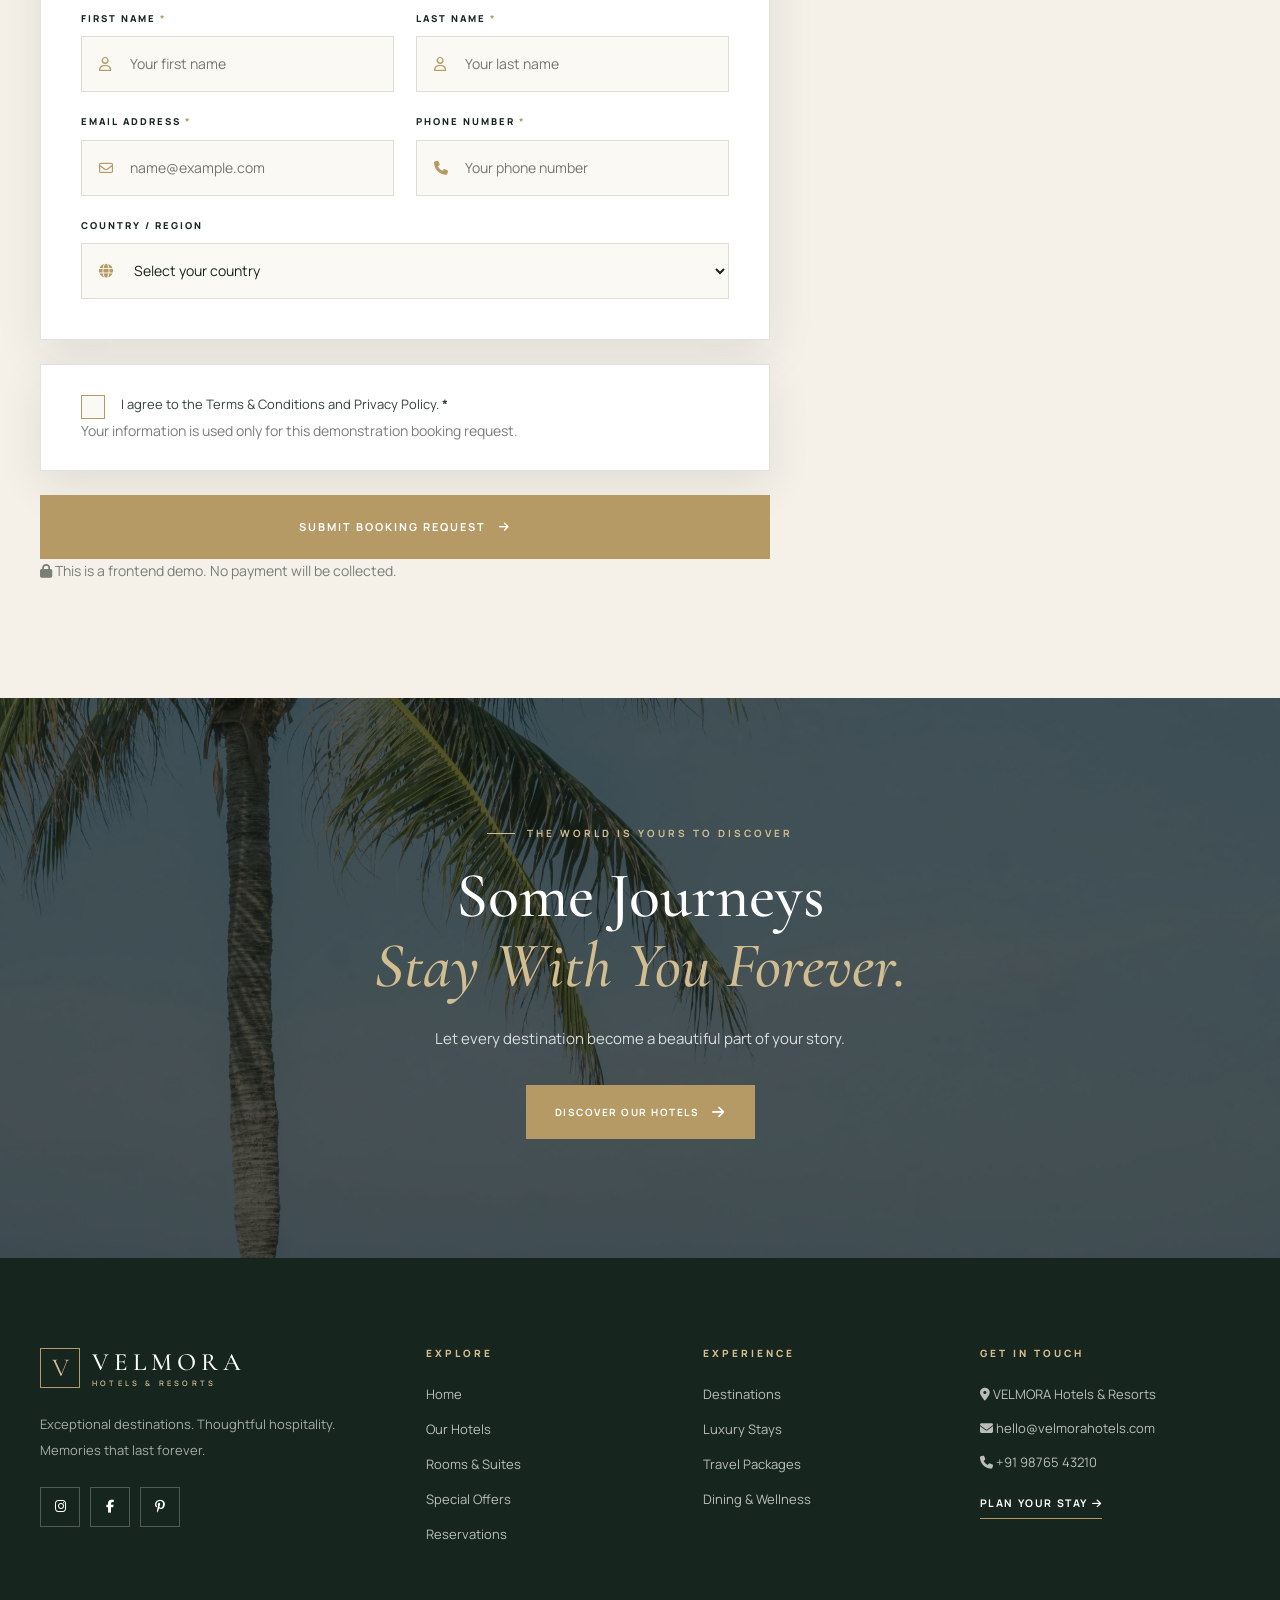
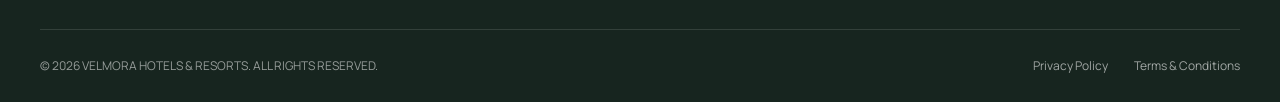
<file: booking.html>
<!DOCTYPE html>
<html lang="en">
<head>
  <meta charset="UTF-8">
  <meta name="viewport" content="width=device-width, initial-scale=1.0">
  <meta name="theme-color" content="#17251F">

  <meta name="description" content="Plan your next luxury escape with VELMORA Hotels & Resorts. Select your destination, room and travel dates.">

  <title>Book Your Stay | VELMORA Hotels & Resorts</title>

  <!-- Google Fonts -->
  <link rel="preconnect" href="https://fonts.googleapis.com">
  <link rel="preconnect" href="https://fonts.gstatic.com" crossorigin>
  <link href="https://fonts.googleapis.com/css2?family=Cormorant+Garamond:wght@400;500;600;700&family=Manrope:wght@400;500;600;700;800&display=swap" rel="stylesheet">

  <!-- Font Awesome -->
  <link rel="stylesheet" href="https://cdnjs.cloudflare.com/ajax/libs/font-awesome/6.5.2/css/all.min.css">

  <!-- Main CSS -->
  <link rel="stylesheet" href="css/style.css">
</head>

<body class="booking-page">

  <!-- =================================
         PRELOADER
    ================================== -->
    <div id="preloader" class="preloader">
        <div class="preloader-inner">

            <div class="loader-emblem">
                <span class="loader-ring ring-one"></span>
                <span class="loader-ring ring-two"></span>
                <span class="loader-ring ring-three"></span>

                <div class="loader-center">
                    <span>V</span>
                </div>

                <span class="loader-orbit-dot dot-one"></span>
                <span class="loader-orbit-dot dot-two"></span>
            </div>

            <div class="loader-brand">
                <h2>VELMORA</h2>
                <span>HOTELS & RESORTS</span>
            </div>

            <div class="loader-bottom">
                <div class="loader-progress">
                    <span id="preloader-progress-bar"></span>
                </div>

                <div class="loader-progress-info">
                    <span id="preloader-message">Preparing your journey</span>
                    <span id="preloader-percent">0%</span>
                </div>
            </div>

        </div>
    </div>

<!-- =================================
         HEADER
    ================================== -->
    <header class="site-header" id="site-header">

        <div class="header-container">

            <a href="index.html" class="brand-logo">
                <span class="brand-symbol">V</span>

                <span class="brand-text">
                    <strong>VELMORA</strong>
                    <small>HOTELS & RESORTS</small>
                </span>
            </a>

            <nav class="main-nav" id="main-nav">

                <a href="index.html" class="nav-link">Home</a>

                <a href="hotels.html" class="nav-link">Hotels</a>

                <a href="rooms.html" class="nav-link">Rooms</a>

                <a href="offers.html" class="nav-link">Offers</a>

                <a href="booking.html" class="nav-link mobile-booking-link">
                    Booking
                </a>

                <a href="booking.html" class="nav-mobile-cta">
                    Book Your Stay
                    <i class="fa-solid fa-arrow-right"></i>
                </a>

            </nav>

            <div class="header-actions">

                <a href="booking.html" class="header-booking-btn">
                    <span>Book Your Stay</span>
                    <i class="fa-solid fa-arrow-up-right-from-square"></i>
                </a>

                <button class="menu-toggle" id="menu-toggle"
                        aria-label="Open navigation menu"
                        aria-expanded="false"
                        aria-controls="main-nav">

                    <span></span>
                    <span></span>

                </button>

            </div>

        </div>

    </header>

  <main>

    <!-- BOOKING HERO -->
    <section class="inner-hero booking-hero">

      <div class="inner-hero-image">
        <img
          src="img/anmol-seth-hDbCjHNdF48-unsplash.webp"
          alt="Luxury resort with beautiful swimming pool">
      </div>

      <div class="inner-hero-overlay"></div>

      <div class="inner-hero-content">

        <span class="eyebrow light-eyebrow">
          <span></span>
          YOUR JOURNEY BEGINS HERE
        </span>

        <h1>Let's Make Room<br>For <em>Something Special.</em></h1>

        <p>
          Choose your destination, discover your
          perfect room and begin planning an
          extraordinary VELMORA experience.
        </p>

        <div class="hero-buttons">
          <a href="#booking-form-section" class="primary-btn">
            Start Your Reservation
            <i class="fa-solid fa-arrow-down"></i>
          </a>
        </div>

      </div>

      <div class="hero-side-note">
        <span>YOUR STAY, YOUR WAY</span>
        <span>01 — 05</span>
      </div>

      <div class="hero-scroll-indicator">
        <span></span>
        <small>SCROLL TO BOOK</small>
      </div>

    </section>

    <!-- BOOKING INTRO -->
    <section class="booking-intro-section section-padding">

      <div class="container booking-intro-grid">

        <div class="booking-intro-heading reveal">

          <span class="section-kicker">A FEW DETAILS BEFORE YOU GO</span>

          <h2>Your Escape<br><em>Starts With A Plan.</em></h2>

        </div>

        <div class="booking-intro-content reveal">

          <p>
            Tell us a little about the journey you're
            imagining. Select your preferred property,
            travel dates and accommodation, and we'll
            help you take the next step.
          </p>

          <div class="booking-trust-points">
            <span><i class="fa-solid fa-shield-halved"></i> Thoughtful Service</span>
            <span><i class="fa-solid fa-heart"></i> Personal Experience</span>
          </div>

        </div>

      </div>

    </section>

    <!-- BOOKING FORM -->
    <section class="booking-form-section section-padding" id="booking-form-section">

      <div class="container">

        <div class="booking-section-heading reveal">

          <span class="section-kicker">RESERVATION DETAILS</span>

          <h2>Plan Your <em>Stay.</em></h2>

          <p>
            Complete the details below to prepare
            your booking request.
          </p>

        </div>

        <div class="booking-layout">

          <!-- FORM LEFT -->
          <div class="booking-form-column">

            <form id="booking-form" novalidate>

              <!-- STEP 01 -->
              <div class="booking-form-card reveal">

                <div class="booking-card-heading">

                  <div class="booking-step-number">01</div>

                  <div>
                    <span class="section-kicker">WHERE TO?</span>
                    <h3>Choose Your Destination</h3>
                  </div>

                </div>

                <div class="booking-form-grid">

                  <div class="form-group full-width">
                    <label for="booking-destination">
                      Destination <span>*</span>
                    </label>

                    <div class="booking-input-wrap">
                      <i class="fa-solid fa-location-dot"></i>

                      <select id="booking-destination" name="destination" required>
                        <option value="">Select a destination</option>
                        <option value="Maldives">Maldives</option>
                        <option value="Bali">Bali</option>
                        <option value="Dubai">Dubai</option>
                        <option value="Paris">Paris</option>
                        <option value="Goa">Goa</option>
                      </select>
                    </div>

                  </div>

                  <div class="form-group full-width">

                    <label for="booking-hotel">
                      Preferred Hotel <span>*</span>
                    </label>

                    <div class="booking-input-wrap">
                      <i class="fa-solid fa-hotel"></i>

                      <select id="booking-hotel" name="hotel" required>
                        <option value="">Choose your hotel</option>
                        <option value="Velmora Ocean Retreat">Velmora Ocean Retreat</option>
                        <option value="Velmora Ubud Sanctuary">Velmora Ubud Sanctuary</option>
                        <option value="Velmora Grand Dubai">Velmora Grand Dubai</option>
                        <option value="Velmora Maison Paris">Velmora Maison Paris</option>
                        <option value="Velmora Coastal Escape">Velmora Coastal Escape</option>
                        <option value="Velmora Azure Villas">Velmora Azure Villas</option>
                      </select>
                    </div>

                  </div>

                </div>

              </div>

              <!-- STEP 02 -->
              <div class="booking-form-card reveal">

                <div class="booking-card-heading">

                  <div class="booking-step-number">02</div>

                  <div>
                    <span class="section-kicker">WHEN WILL YOU ARRIVE?</span>
                    <h3>Your Travel Dates</h3>
                  </div>

                </div>

                <div class="booking-form-grid">

                  <div class="form-group">
                    <label for="check-in">
                      Check In <span>*</span>
                    </label>

                    <div class="booking-input-wrap">
                      <i class="fa-regular fa-calendar"></i>

                      <input
                        type="date"
                        id="check-in"
                        name="checkin"
                        required>
                    </div>

                  </div>

                  <div class="form-group">
                    <label for="check-out">
                      Check Out <span>*</span>
                    </label>

                    <div class="booking-input-wrap">
                      <i class="fa-regular fa-calendar-check"></i>

                      <input
                        type="date"
                        id="check-out"
                        name="checkout"
                        required>
                    </div>

                  </div>

                </div>

                <p class="booking-field-note">
                  <i class="fa-solid fa-circle-info"></i>
                  Choose your arrival and departure dates.
                </p>

              </div>

              <!-- STEP 03 -->
              <div class="booking-form-card reveal">

                <div class="booking-card-heading">

                  <div class="booking-step-number">03</div>

                  <div>
                    <span class="section-kicker">WHO IS TRAVELLING?</span>
                    <h3>Guests & Accommodation</h3>
                  </div>

                </div>

                <div class="booking-form-grid">

                  <div class="form-group">
                    <label for="booking-adults">
                      Adults <span>*</span>
                    </label>

                    <div class="booking-input-wrap">
                      <i class="fa-solid fa-user"></i>

                      <select id="booking-adults" name="adults" required>
                        <option value="1">1 Adult</option>
                        <option value="2" selected>2 Adults</option>
                        <option value="3">3 Adults</option>
                        <option value="4">4 Adults</option>
                        <option value="5">5 Adults</option>
                        <option value="6">6 Adults</option>
                      </select>
                    </div>

                  </div>

                  <div class="form-group">
                    <label for="booking-children">Children</label>

                    <div class="booking-input-wrap">
                      <i class="fa-solid fa-child"></i>

                      <select id="booking-children" name="children">
                        <option value="0">No Children</option>
                        <option value="1">1 Child</option>
                        <option value="2">2 Children</option>
                        <option value="3">3 Children</option>
                        <option value="4">4 Children</option>
                      </select>
                    </div>

                  </div>

                  <div class="form-group">
                    <label for="booking-rooms">
                      Number Of Rooms
                    </label>

                    <div class="booking-input-wrap">
                      <i class="fa-solid fa-door-open"></i>

                      <select id="booking-rooms" name="rooms">
                        <option value="1">1 Room</option>
                        <option value="2">2 Rooms</option>
                        <option value="3">3 Rooms</option>
                        <option value="4">4 Rooms</option>
                      </select>
                    </div>

                  </div>

                  <div class="form-group">
                    <label for="booking-room-type">
                      Room Preference <span>*</span>
                    </label>

                    <div class="booking-input-wrap">
                      <i class="fa-solid fa-bed"></i>

                      <select id="booking-room-type" name="room" required>
                        <option value="">Select room type</option>
                        <option value="Deluxe Ocean Room">Deluxe Ocean Room</option>
                        <option value="Garden View Suite">Garden View Suite</option>
                        <option value="Overwater Pool Villa">Overwater Pool Villa</option>
                        <option value="Urban Deluxe Room">Urban Deluxe Room</option>
                        <option value="Maison Signature Suite">Maison Signature Suite</option>
                        <option value="Coastal Private Residence">Coastal Private Residence</option>
                      </select>
                    </div>

                  </div>

                </div>

              </div>

              <!-- STEP 04 -->
              <div class="booking-form-card reveal">

                <div class="booking-card-heading">

                  <div class="booking-step-number">04</div>

                  <div>
                    <span class="section-kicker">MAKE IT EXTRA SPECIAL</span>
                    <h3>Additional Preferences</h3>
                  </div>

                </div>

                <div class="booking-form-grid">

                  <div class="form-group full-width">

                    <label for="booking-offer">
                      Special Package / Offer
                    </label>

                    <div class="booking-input-wrap">
                      <i class="fa-solid fa-gift"></i>

                      <select id="booking-offer" name="offer">
                        <option value="">No special offer</option>
                        <option value="Coastal Escape">Coastal Escape</option>
                        <option value="Romantic Hideaway">Romantic Hideaway</option>
                        <option value="Family Discovery">Family Discovery</option>
                        <option value="Extended Indulgence">Extended Indulgence</option>
                        <option value="Early Escape">Early Escape</option>
                        <option value="Celebration Moments">Celebration Moments</option>
                        <option value="Ultimate Escape">Ultimate Escape</option>
                      </select>
                    </div>

                  </div>

                  <div class="form-group full-width">

                    <label for="booking-requests">
                      Special Requests
                    </label>

                    <textarea
                      id="booking-requests"
                      name="requests"
                      rows="4"
                      placeholder="Tell us about your preferences, celebrations or any special arrangements..."></textarea>

                  </div>

                </div>

              </div>

              <!-- STEP 05 -->
              <div class="booking-form-card reveal">

                <div class="booking-card-heading">

                  <div class="booking-step-number">05</div>

                  <div>
                    <span class="section-kicker">HOW CAN WE REACH YOU?</span>
                    <h3>Your Contact Details</h3>
                  </div>

                </div>

                <div class="booking-form-grid">

                  <div class="form-group">
                    <label for="booking-firstname">
                      First Name <span>*</span>
                    </label>

                    <div class="booking-input-wrap">
                      <i class="fa-regular fa-user"></i>

                      <input
                        type="text"
                        id="booking-firstname"
                        name="firstname"
                        placeholder="Your first name"
                        autocomplete="given-name"
                        required>
                    </div>

                  </div>

                  <div class="form-group">
                    <label for="booking-lastname">
                      Last Name <span>*</span>
                    </label>

                    <div class="booking-input-wrap">
                      <i class="fa-regular fa-user"></i>

                      <input
                        type="text"
                        id="booking-lastname"
                        name="lastname"
                        placeholder="Your last name"
                        autocomplete="family-name"
                        required>
                    </div>

                  </div>

                  <div class="form-group">
                    <label for="booking-email">
                      Email Address <span>*</span>
                    </label>

                    <div class="booking-input-wrap">
                      <i class="fa-regular fa-envelope"></i>

                      <input
                        type="email"
                        id="booking-email"
                        name="email"
                        placeholder="name@example.com"
                        autocomplete="email"
                        required>
                    </div>

                  </div>

                  <div class="form-group">
                    <label for="booking-phone">
                      Phone Number <span>*</span>
                    </label>

                    <div class="booking-input-wrap">
                      <i class="fa-solid fa-phone"></i>

                      <input
                        type="tel"
                        id="booking-phone"
                        name="phone"
                        placeholder="Your phone number"
                        autocomplete="tel"
                        minlength="7"
                        maxlength="20"
                        required>
                    </div>

                  </div>

                  <div class="form-group full-width">

                    <label for="booking-country">
                      Country / Region
                    </label>

                    <div class="booking-input-wrap">
                      <i class="fa-solid fa-globe"></i>

                      <select id="booking-country" name="country">
                        <option value="">Select your country</option>
                        <option value="India">India</option>
                        <option value="United States">United States</option>
                        <option value="United Kingdom">United Kingdom</option>
                        <option value="United Arab Emirates">United Arab Emirates</option>
                        <option value="Australia">Australia</option>
                        <option value="Singapore">Singapore</option>
                        <option value="Other">Other</option>
                      </select>
                    </div>

                  </div>

                </div>

              </div>

              <!-- TERMS -->
              <div class="booking-terms-card reveal">

                <label class="booking-checkbox-label">
                  <input type="checkbox" id="booking-terms" required>
                  <span class="custom-checkbox"></span>

                  <span>
                    I agree to the
                    <a href="#">Terms & Conditions</a>
                    and
                    <a href="#">Privacy Policy</a>.
                    <strong>*</strong>
                  </span>
                </label>

                <p>
                  Your information is used only for this
                  demonstration booking request.
                </p>

              </div>

              <!-- SUBMIT -->
              <div class="booking-submit-area reveal">

                <button type="submit" class="booking-submit-btn" id="booking-submit-btn">

                  <span>Submit Booking Request</span>

                  <i class="fa-solid fa-arrow-right"></i>

                </button>

                <p>
                  <i class="fa-solid fa-lock"></i>
                  This is a frontend demo. No payment will be collected.
                </p>

              </div>

            </form>

          </div>

          <!-- BOOKING SUMMARY RIGHT -->
          <aside class="booking-summary-column">

            <div class="booking-summary-card reveal">

              <div class="summary-image">

                <img
                  src="img/antonio-araujo-uZoA9WaygLQ-unsplash.webp"
                  alt="VELMORA luxury resort"
                  loading="lazy">

                <div class="summary-image-overlay">
                  <span>YOUR NEXT ESCAPE</span>
                  <h3>VELMORA</h3>
                </div>

              </div>

              <div class="summary-content">

                <span class="section-kicker">YOUR BOOKING OVERVIEW</span>

                <h3>Stay Summary</h3>

                <div class="summary-row">
                  <span><i class="fa-solid fa-location-dot"></i> Destination</span>
                  <strong id="summary-destination">Not selected</strong>
                </div>

                <div class="summary-row">
                  <span><i class="fa-solid fa-hotel"></i> Hotel</span>
                  <strong id="summary-hotel">Not selected</strong>
                </div>

                <div class="summary-row">
                  <span><i class="fa-regular fa-calendar"></i> Check In</span>
                  <strong id="summary-checkin">Not selected</strong>
                </div>

                <div class="summary-row">
                  <span><i class="fa-regular fa-calendar-check"></i> Check Out</span>
                  <strong id="summary-checkout">Not selected</strong>
                </div>

                <div class="summary-row">
                  <span><i class="fa-solid fa-user-group"></i> Guests</span>
                  <strong id="summary-guests">2 Adults</strong>
                </div>

                <div class="summary-row">
                  <span><i class="fa-solid fa-bed"></i> Room</span>
                  <strong id="summary-room">Not selected</strong>
                </div>

                <div class="summary-row">
                  <span><i class="fa-solid fa-gift"></i> Offer</span>
                  <strong id="summary-offer">No offer</strong>
                </div>

                <div class="summary-divider"></div>

                <div class="summary-note">
                  <i class="fa-solid fa-circle-info"></i>

                  <p>
                    Final availability and pricing are
                    subject to confirmation by the hotel.
                  </p>
                </div>

              </div>

            </div>

            <!-- HELP CARD -->
            <div class="booking-help-card reveal">

              <div class="booking-help-icon">
                <i class="fa-solid fa-headset"></i>
              </div>

              <h3>Need A Little Help?</h3>

              <p>
                Have questions about your stay?
                Our team would be happy to help.
              </p>

              <a href="mailto:reservations@velmora.example">
                Contact Reservations
                <i class="fa-solid fa-arrow-right"></i>
              </a>

            </div>

            <!-- TRUST CARD -->
            <div class="booking-trust-card reveal">

              <div>
                <i class="fa-solid fa-shield-halved"></i>
                <span>Thoughtful Hospitality</span>
              </div>

              <div>
                <i class="fa-solid fa-heart"></i>
                <span>Personal Experiences</span>
              </div>

              <div>
                <i class="fa-solid fa-star"></i>
                <span>Exceptional Stays</span>
              </div>

            </div>

          </aside>

        </div>

      </div>

    </section>

    <!-- BOOKING SUCCESS SCREEN -->
    <section class="booking-success-section" id="booking-success" hidden>

      <div class="booking-success-card">

        <div class="success-animation-icon">
          <svg viewBox="0 0 100 100" aria-hidden="true">
            <circle class="success-circle" cx="50" cy="50" r="44"></circle>
            <path class="success-check" d="M28 51 L43 66 L73 35"></path>
          </svg>
        </div>

        <span class="section-kicker">A NEW JOURNEY BEGINS</span>

        <h2>Thank You For<br><em>Choosing VELMORA.</em></h2>

        <p class="success-main-message">
          Your booking request has been completed successfully.
        </p>

        <div class="success-reference">
          <span>DEMO REQUEST REFERENCE</span>
          <strong id="success-reference-number">VEL-DEMO-000000</strong>
        </div>

        <div class="success-details">

          <div>
            <span>Guest Name</span>
            <strong id="success-guest-name">Guest</strong>
          </div>

          <div>
            <span>Destination</span>
            <strong id="success-destination">Not selected</strong>
          </div>

          <div>
            <span>Hotel</span>
            <strong id="success-hotel">Not selected</strong>
          </div>

          <div>
            <span>Check In</span>
            <strong id="success-checkin">Not selected</strong>
          </div>

          <div>
            <span>Check Out</span>
            <strong id="success-checkout">Not selected</strong>
          </div>

        </div>

        <div class="success-demo-note">
          <i class="fa-solid fa-circle-info"></i>
          <p>
            This is a demonstration confirmation only.
            No real reservation has been created or sent
            to a hotel. Connect a backend reservation
            service to process actual bookings.
          </p>
        </div>

        <div class="success-actions">

          <a href="index.html" class="primary-btn">
            Back To Home
            <i class="fa-solid fa-house"></i>
          </a>

          <button type="button" id="book-another-stay" class="success-secondary-btn">
            Make Another Request
          </button>

        </div>

      </div>

    </section>

    <!-- BOOKING BOTTOM CTA -->
    <section class="booking-bottom-cta">

      <div class="booking-bottom-image">
        <img
          src="img/antonio-araujo-wYdzYVGMHQs-unsplash.webp"
          alt="Beautiful coastal destination"
          loading="lazy">
      </div>

      <div class="booking-bottom-overlay"></div>

      <div class="booking-bottom-content reveal">

        <span class="section-kicker light-eyebrow">
          THE WORLD IS YOURS TO DISCOVER
        </span>

        <h2>Some Journeys<br><em>Stay With You Forever.</em></h2>

        <p>
          Let every destination become a beautiful
          part of your story.
        </p>

        <a href="hotels.html" class="primary-btn">
          Discover Our Hotels
          <i class="fa-solid fa-arrow-right"></i>
        </a>

      </div>

    </section>

  </main>

  <!-- FOOTER -->
  <footer class="site-footer">

        <div class="section-container">

            <div class="footer-main">

                <div class="footer-brand">

                    <a href="index.html" class="brand-logo footer-logo">
                        <span class="brand-symbol">V</span>

                        <span class="brand-text">
                            <strong>VELMORA</strong>
                            <small>HOTELS & RESORTS</small>
                        </span>
                    </a>

                    <p>
                        Exceptional destinations.
                        Thoughtful hospitality.
                        Memories that last forever.
                    </p>

                    <div class="footer-social">
                        <a href="#" aria-label="Instagram">
                            <i class="fa-brands fa-instagram"></i>
                        </a>

                        <a href="#" aria-label="Facebook">
                            <i class="fa-brands fa-facebook-f"></i>
                        </a>

                        <a href="#" aria-label="Pinterest">
                            <i class="fa-brands fa-pinterest-p"></i>
                        </a>
                    </div>

                </div>


                <div class="footer-column">
                    <h3>EXPLORE</h3>

                    <a href="index.html">Home</a>
                    <a href="hotels.html">Our Hotels</a>
                    <a href="rooms.html">Rooms & Suites</a>
                    <a href="offers.html">Special Offers</a>
                    <a href="booking.html">Reservations</a>
                </div>


                <div class="footer-column">
                    <h3>EXPERIENCE</h3>

                    <a href="hotels.html">Destinations</a>
                    <a href="rooms.html">Luxury Stays</a>
                    <a href="offers.html">Travel Packages</a>
                    <a href="hotels.html">Dining & Wellness</a>
                </div>


                <div class="footer-column footer-contact">
                    <h3>GET IN TOUCH</h3>

                    <p>
                        <i class="fa-solid fa-location-dot"></i>
                        VELMORA Hotels & Resorts
                    </p>

                    <p>
                        <i class="fa-solid fa-envelope"></i>
                        hello@velmorahotels.com
                    </p>

                    <p>
                        <i class="fa-solid fa-phone"></i>
                        +91 98765 43210
                    </p>

                    <a href="booking.html" class="footer-contact-link">
                        Plan Your Stay
                        <i class="fa-solid fa-arrow-right"></i>
                    </a>
                </div>

            </div>


            <div class="footer-bottom">

                <p>
                    © <span id="current-year">2026</span>
                    VELMORA HOTELS & RESORTS. ALL RIGHTS RESERVED.
                </p>

                <div class="footer-legal">
                    <a href="#">Privacy Policy</a>
                    <a href="#">Terms & Conditions</a>
                </div>

                <a href="#main-content" class="back-to-top"
                   id="back-to-top" aria-label="Back to top">
                    <i class="fa-solid fa-arrow-up"></i>
                </a>

            </div>

        </div>

    </footer>

  <!-- BACK TO TOP -->
  <button id="back-to-top" aria-label="Back to top">
    <i class="fa-solid fa-arrow-up"></i>
  </button>

  <!-- TOAST -->
  <div class="toast-message" id="toast-message" role="status" aria-live="polite">
    <i class="fa-solid fa-circle-check"></i>
    <span id="toast-text">Your details have been updated.</span>
  </div>

  <!-- JAVASCRIPT -->
  <script src="js/script.js" defer></script>

</body>
</html>
</file>
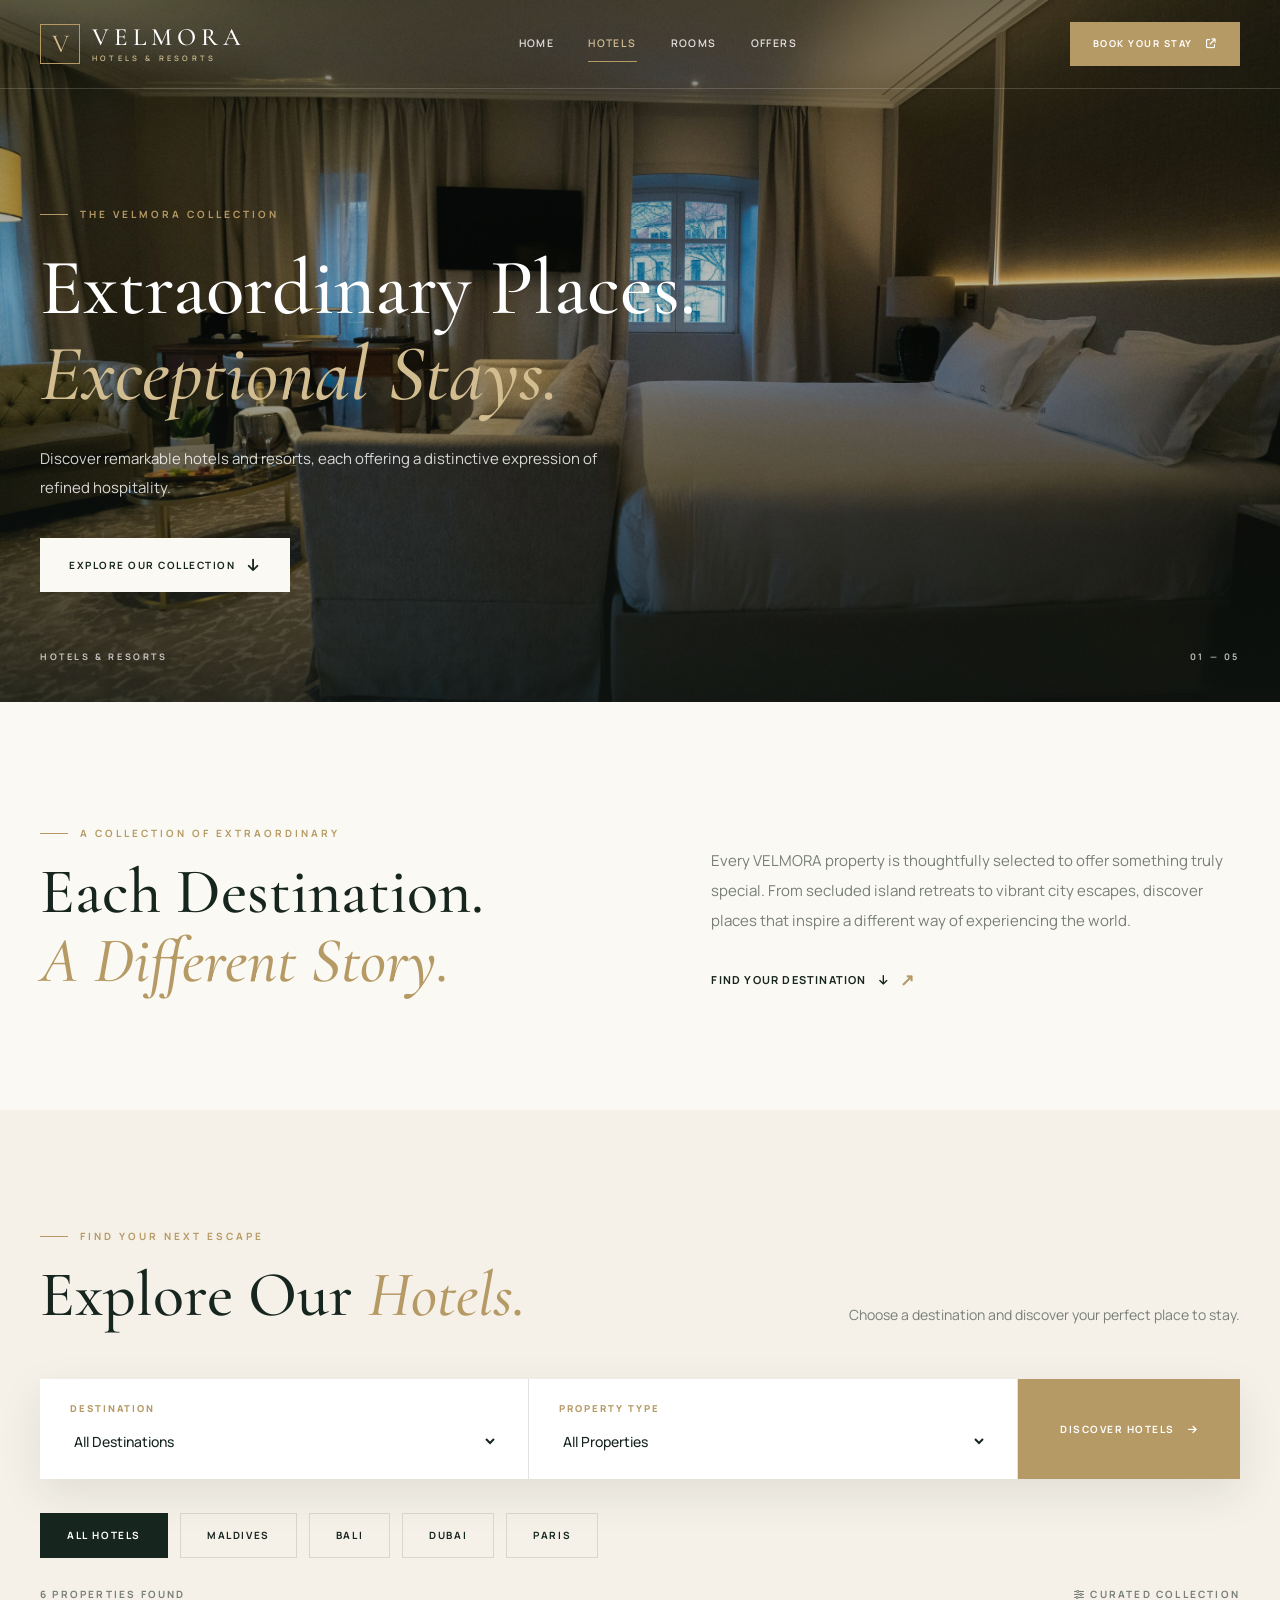
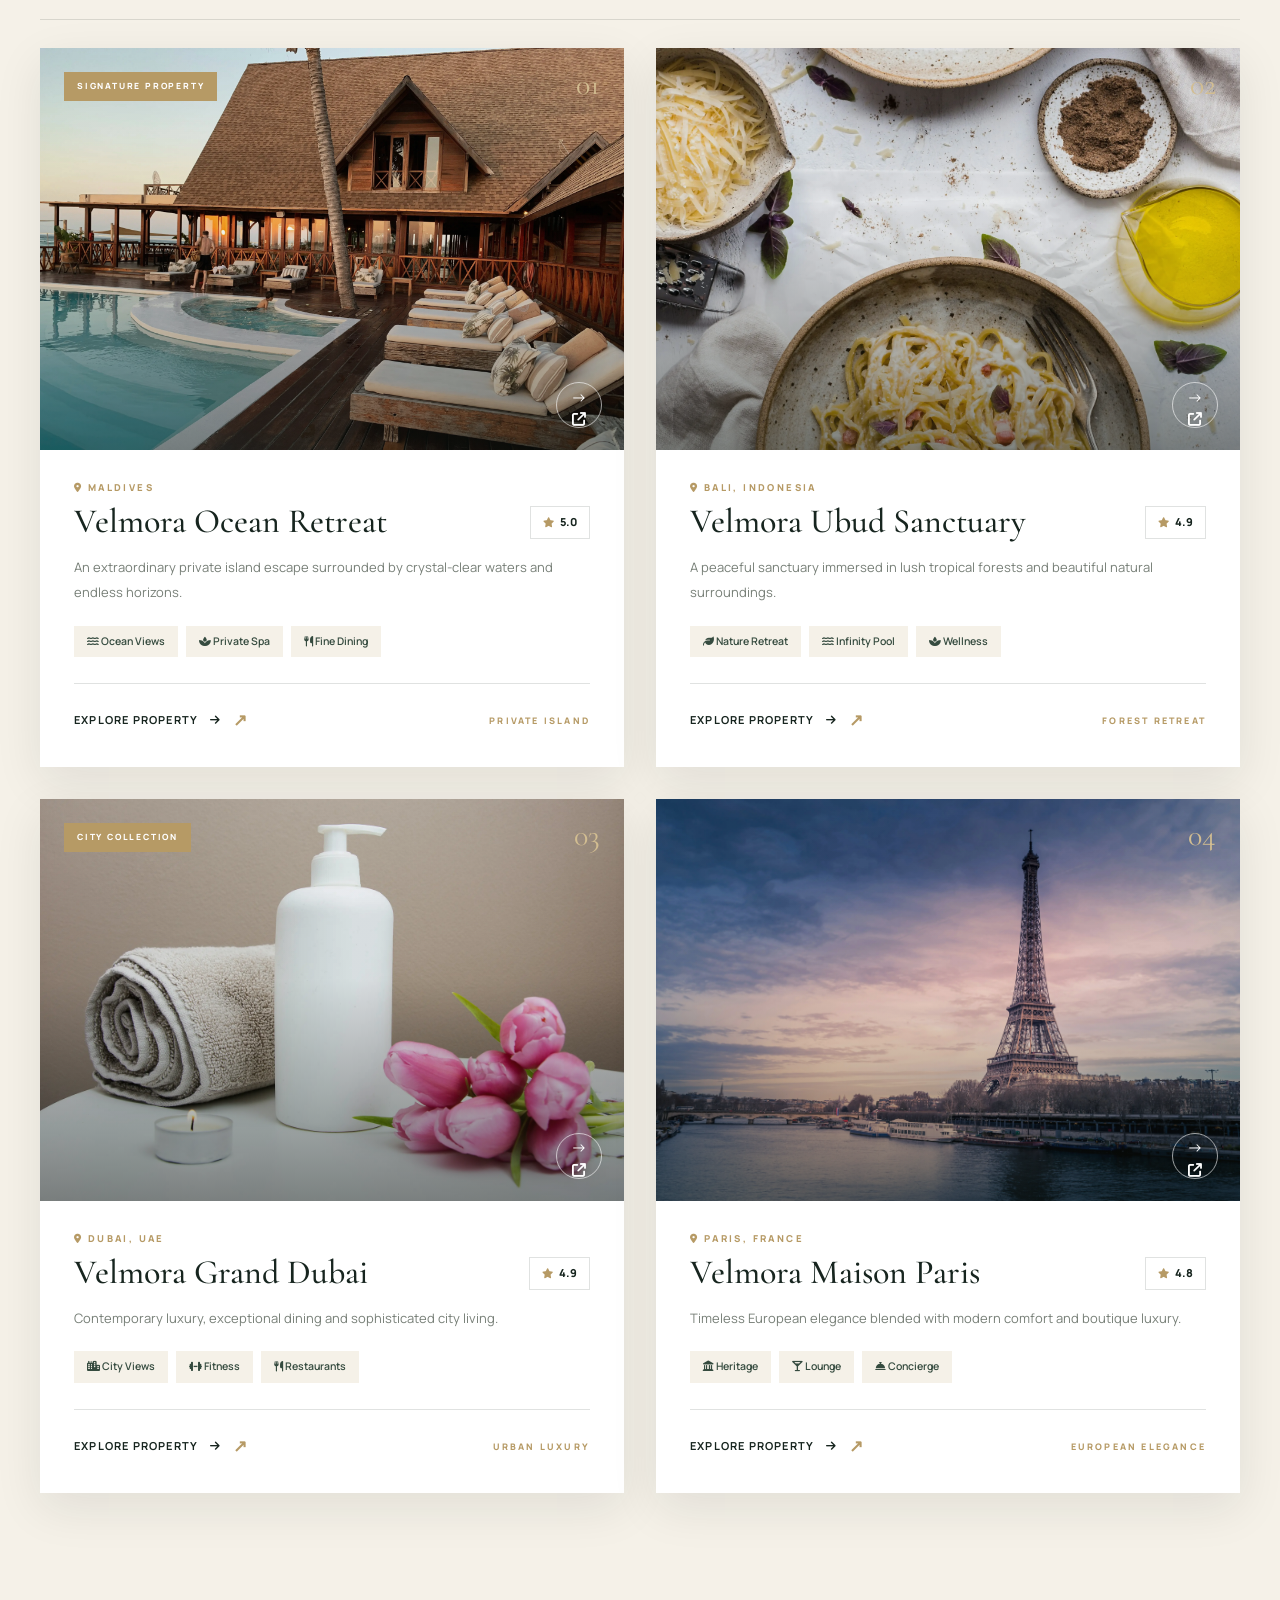
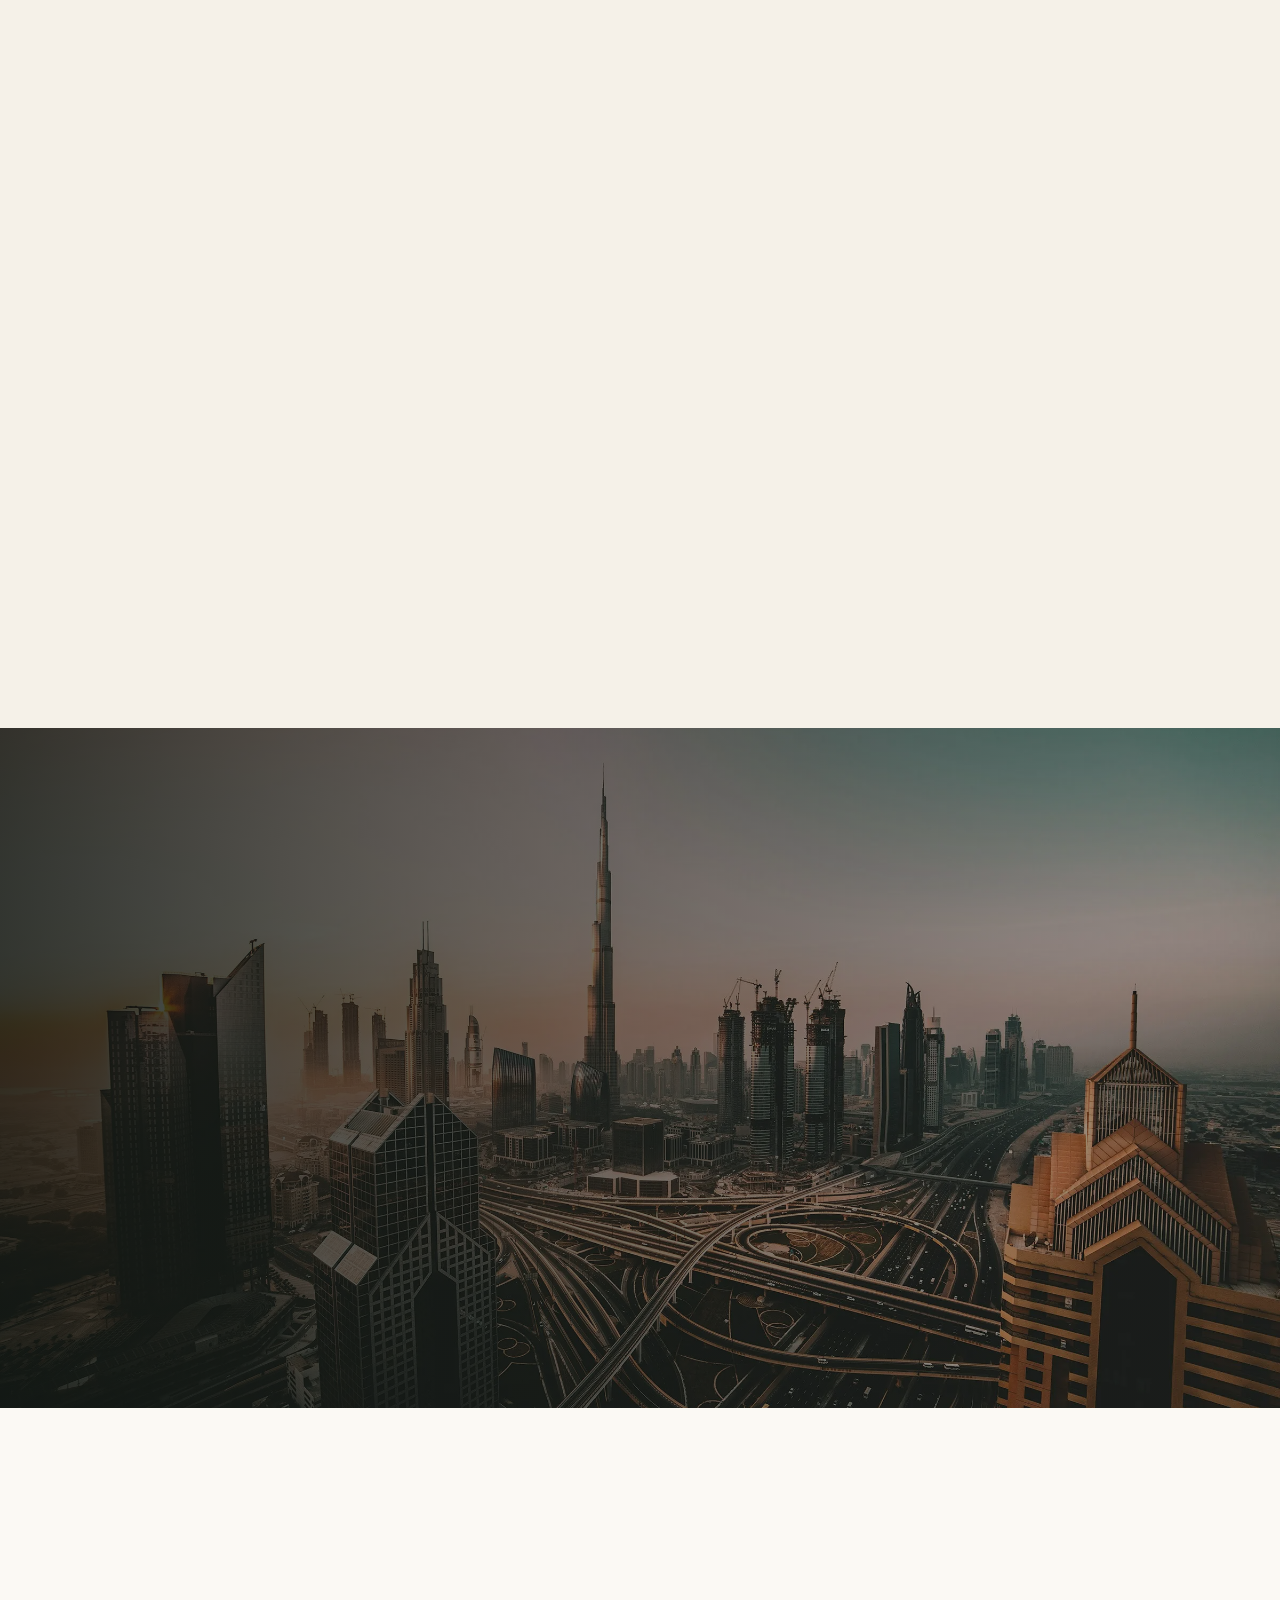
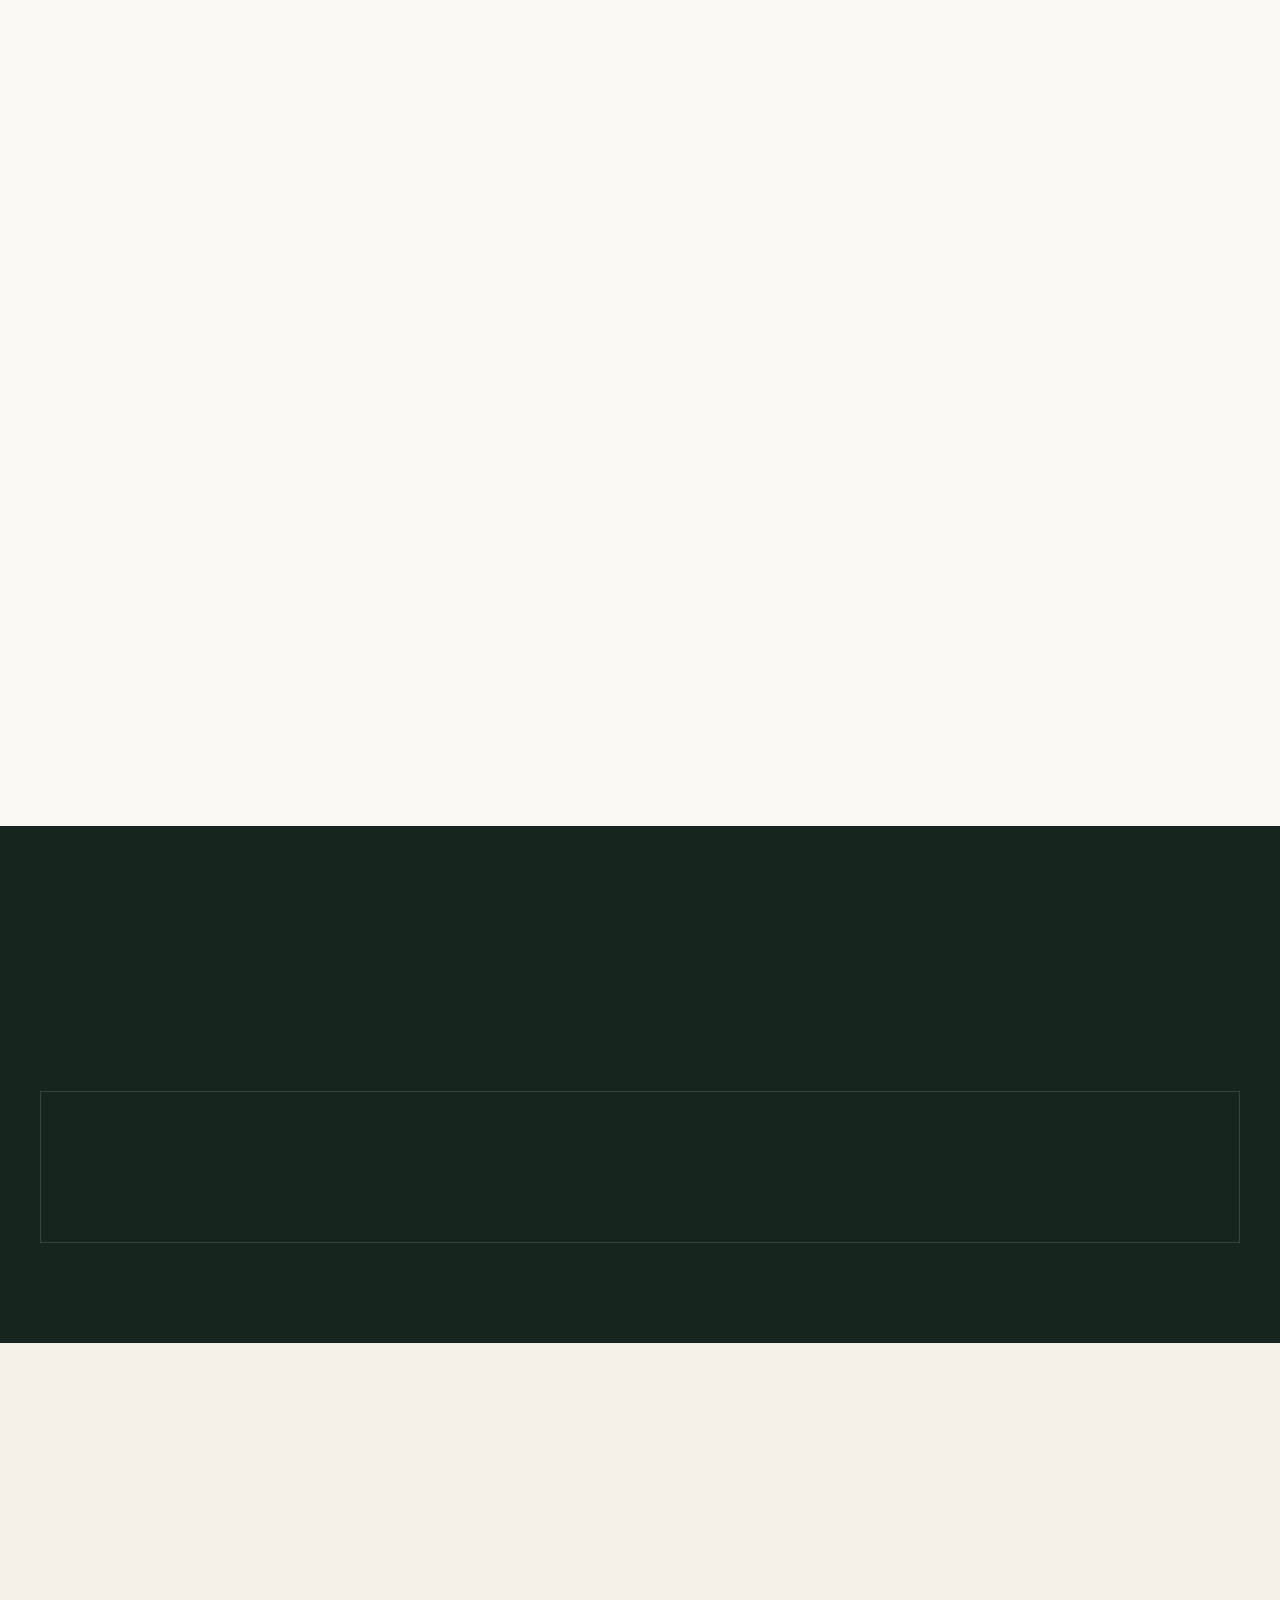
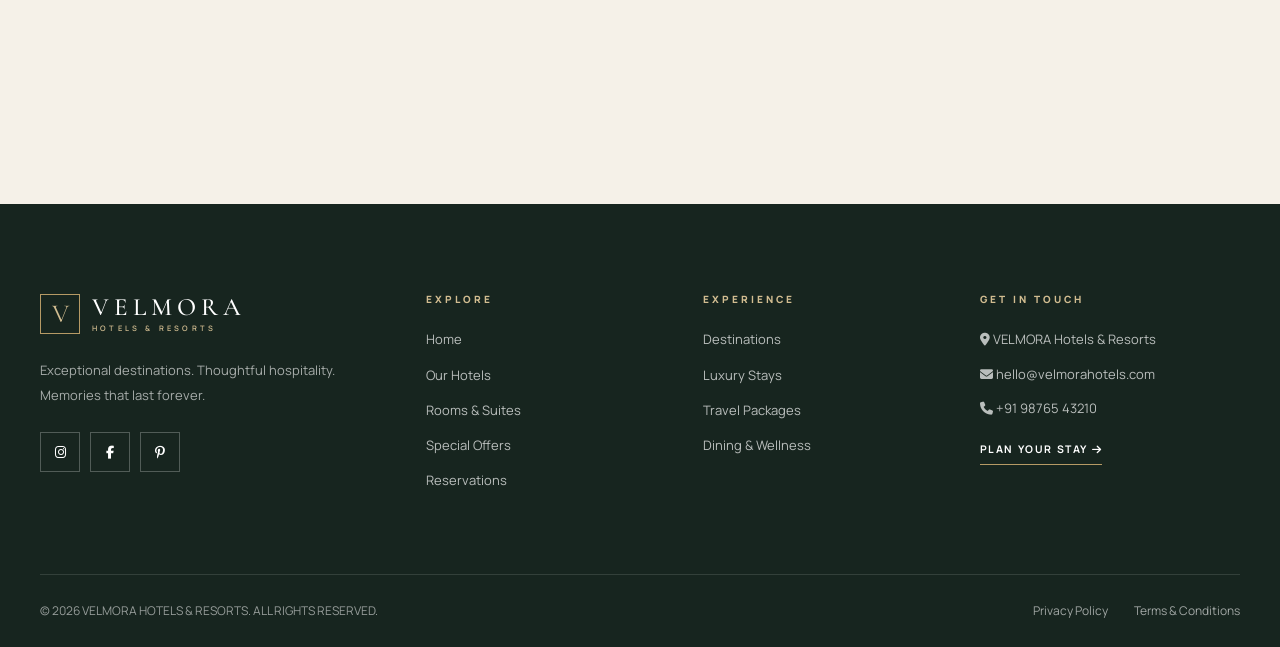
<file: hotels.html>
<!DOCTYPE html>
<html lang="en">
<head>
    <meta charset="UTF-8">
    <meta name="viewport" content="width=device-width, initial-scale=1.0">
    <meta name="theme-color" content="#171717">

    <meta name="description" content="Explore the VELMORA collection of exceptional luxury hotels and resorts across extraordinary destinations.">

    <title>Our Hotels | VELMORA Hotels & Resorts</title>

    <!-- Google Fonts -->
    <link rel="preconnect" href="https://fonts.googleapis.com">
    <link rel="preconnect" href="https://fonts.gstatic.com" crossorigin>
    <link href="https://fonts.googleapis.com/css2?family=Cormorant+Garamond:wght@400;500;600;700&family=Manrope:wght@400;500;600;700;800&display=swap" rel="stylesheet">

    <!-- Font Awesome -->
    <link rel="stylesheet" href="https://cdnjs.cloudflare.com/ajax/libs/font-awesome/6.5.2/css/all.min.css">

    <!-- Main CSS -->
    <link rel="stylesheet" href="css/style.css">
</head>

<body class="hotels-page">

    <!-- =================================
         PRELOADER
    ================================== -->
    <div id="preloader" class="preloader">
        <div class="preloader-inner">

            <div class="loader-emblem">
                <span class="loader-ring ring-one"></span>
                <span class="loader-ring ring-two"></span>
                <span class="loader-ring ring-three"></span>

                <div class="loader-center">
                    <span>V</span>
                </div>

                <span class="loader-orbit-dot dot-one"></span>
                <span class="loader-orbit-dot dot-two"></span>
            </div>

            <div class="loader-brand">
                <h2>VELMORA</h2>
                <span>HOTELS & RESORTS</span>
            </div>

            <div class="loader-bottom">
                <div class="loader-progress">
                    <span id="preloader-progress-bar"></span>
                </div>

                <div class="loader-progress-info">
                    <span id="preloader-message">Preparing your journey</span>
                    <span id="preloader-percent">0%</span>
                </div>
            </div>

        </div>
    </div>

<!-- =================================
         HEADER
    ================================== -->
    <header class="site-header" id="site-header">

        <div class="header-container">

            <a href="index.html" class="brand-logo">
                <span class="brand-symbol">V</span>

                <span class="brand-text">
                    <strong>VELMORA</strong>
                    <small>HOTELS & RESORTS</small>
                </span>
            </a>

            <nav class="main-nav" id="main-nav">

                <a href="index.html" class="nav-link">Home</a>

                <a href="hotels.html" class="nav-link">Hotels</a>

                <a href="rooms.html" class="nav-link">Rooms</a>

                <a href="offers.html" class="nav-link">Offers</a>

                <a href="booking.html" class="nav-link mobile-booking-link">
                    Booking
                </a>

                <a href="booking.html" class="nav-mobile-cta">
                    Book Your Stay
                    <i class="fa-solid fa-arrow-right"></i>
                </a>

            </nav>

            <div class="header-actions">

                <a href="booking.html" class="header-booking-btn">
                    <span>Book Your Stay</span>
                    <i class="fa-solid fa-arrow-up-right-from-square"></i>
                </a>

                <button class="menu-toggle" id="menu-toggle"
                        aria-label="Open navigation menu"
                        aria-expanded="false"
                        aria-controls="main-nav">

                    <span></span>
                    <span></span>

                </button>

            </div>

        </div>

    </header>


    <main id="main-content">


        <!-- =================================
             HOTELS HERO
        ================================== -->
        <section class="inner-hero hotels-hero">

            <div class="inner-hero-image">

                <img
                    src="img/antonio-araujo-ZyyobP6qcvY-unsplash.webp"
                    alt="Magnificent luxury hotel resort surrounded by tropical greenery"
                    fetchpriority="high"
                >

            </div>

            <div class="inner-hero-overlay"></div>

            <div class="inner-hero-content reveal">

                <span class="section-eyebrow">
                    THE VELMORA COLLECTION
                </span>

                <h1>
                    Extraordinary Places.
                    <br>
                    <em>Exceptional Stays.</em>
                </h1>

                <p>
                    Discover remarkable hotels and resorts,
                    each offering a distinctive expression
                    of refined hospitality.
                </p>

                <a href="#hotel-collection" class="btn btn-light">
                    Explore Our Collection
                    <i class="fa-solid fa-arrow-down"></i>
                </a>

            </div>

            <div class="inner-hero-bottom">

                <span>HOTELS & RESORTS</span>

                <span>01 — 05</span>

            </div>

        </section>


        <!-- =================================
             INTRODUCTION
        ================================== -->
        <section class="hotel-intro-section section-padding">

            <div class="section-container hotel-intro-grid">

                <div class="hotel-intro-left reveal">

                    <span class="section-eyebrow">
                        A COLLECTION OF EXTRAORDINARY
                    </span>

                    <h2 class="section-title">
                        Each Destination.
                        <br>
                        <em>A Different Story.</em>
                    </h2>

                </div>


                <div class="hotel-intro-right reveal">

                    <p>
                        Every VELMORA property is thoughtfully
                        selected to offer something truly special.
                        From secluded island retreats to vibrant
                        city escapes, discover places that inspire
                        a different way of experiencing the world.
                    </p>

                    <a href="#hotel-collection" class="text-link">
                        Find Your Destination
                        <i class="fa-solid fa-arrow-down"></i>
                    </a>

                </div>

            </div>

        </section>


        <!-- =================================
             DESTINATION FILTER
        ================================== -->
        <section class="hotel-filter-section" id="hotel-collection">

            <div class="section-container">

                <div class="hotel-filter-heading reveal">

                    <div>
                        <span class="section-eyebrow">
                            FIND YOUR NEXT ESCAPE
                        </span>

                        <h2 class="section-title">
                            Explore Our <em>Hotels.</em>
                        </h2>
                    </div>

                    <p>
                        Choose a destination and discover
                        your perfect place to stay.
                    </p>

                </div>


                <div class="hotel-filter-bar reveal">

                    <div class="hotel-filter-select">

                        <label for="hotel-destination">
                            DESTINATION
                        </label>

                        <select id="hotel-destination">
                            <option value="all">All Destinations</option>
                            <option value="maldives">Maldives</option>
                            <option value="bali">Bali</option>
                            <option value="dubai">Dubai</option>
                            <option value="paris">Paris</option>
                            <option value="goa">Goa</option>
                        </select>

                    </div>


                    <div class="hotel-filter-select">

                        <label for="hotel-type">
                            PROPERTY TYPE
                        </label>

                        <select id="hotel-type">
                            <option value="all">All Properties</option>
                            <option value="resort">Luxury Resort</option>
                            <option value="city">City Hotel</option>
                            <option value="villa">Private Villas</option>
                            <option value="beach">Beach Retreat</option>
                        </select>

                    </div>


                    <button type="button" class="hotel-search-btn"
                            id="hotel-search-btn">

                        <span>Discover Hotels</span>

                        <i class="fa-solid fa-arrow-right"></i>

                    </button>

                </div>


                <div class="hotel-filter-tabs reveal">

                    <button type="button"
                            class="hotel-filter-btn active"
                            data-hotel-filter="all">
                        All Hotels
                    </button>

                    <button type="button"
                            class="hotel-filter-btn"
                            data-hotel-filter="maldives">
                        Maldives
                    </button>

                    <button type="button"
                            class="hotel-filter-btn"
                            data-hotel-filter="bali">
                        Bali
                    </button>

                    <button type="button"
                            class="hotel-filter-btn"
                            data-hotel-filter="dubai">
                        Dubai
                    </button>

                    <button type="button"
                            class="hotel-filter-btn"
                            data-hotel-filter="paris">
                        Paris
                    </button>

                </div>


                <div class="hotel-results-info">
                    <span id="hotel-results-count">
                        Showing all properties
                    </span>

                    <span>
                        <i class="fa-solid fa-sliders"></i>
                        Curated Collection
                    </span>
                </div>


                <!-- HOTEL GRID -->
                <div class="hotel-collection-grid" id="hotel-grid">


                    <!-- HOTEL 01 -->
                    <article class="hotel-collection-card hotel-card reveal"
                             data-destination="maldives"
                             data-type="resort beach">

                        <a href="booking.html?destination=Maldives&hotel=Velmora%20Ocean%20Retreat"
                           class="hotel-collection-image">

                            <img
                                src="img/bilderboken-rlwE8f8anOc-unsplash.webp"
                                alt="Velmora Ocean Retreat Maldives"
                                loading="lazy"
                            >

                            <span class="hotel-card-tag">
                                SIGNATURE PROPERTY
                            </span>

                            <span class="hotel-card-number">01</span>

                            <span class="hotel-image-arrow">
                                <i class="fa-solid fa-arrow-up-right-from-square"></i>
                            </span>

                        </a>


                        <div class="hotel-collection-info">

                            <div class="hotel-location">
                                <i class="fa-solid fa-location-dot"></i>
                                MALDIVES
                            </div>

                            <div class="hotel-title-row">

                                <h3>Velmora Ocean Retreat</h3>

                                <span class="hotel-rating">
                                    <i class="fa-solid fa-star"></i>
                                    5.0
                                </span>

                            </div>

                            <p>
                                An extraordinary private island
                                escape surrounded by crystal-clear
                                waters and endless horizons.
                            </p>

                            <div class="hotel-card-features">

                                <span>
                                    <i class="fa-solid fa-water"></i>
                                    Ocean Views
                                </span>

                                <span>
                                    <i class="fa-solid fa-spa"></i>
                                    Private Spa
                                </span>

                                <span>
                                    <i class="fa-solid fa-utensils"></i>
                                    Fine Dining
                                </span>

                            </div>

                            <div class="hotel-card-footer">

                                <a href="booking.html?destination=Maldives&hotel=Velmora%20Ocean%20Retreat"
                                   class="text-link">
                                    Explore Property
                                    <i class="fa-solid fa-arrow-right"></i>
                                </a>

                                <span>PRIVATE ISLAND</span>

                            </div>

                        </div>

                    </article>


                    <!-- HOTEL 02 -->
                    <article class="hotel-collection-card hotel-card reveal"
                             data-destination="bali"
                             data-type="resort villa">

                        <a href="booking.html?destination=Bali&hotel=Velmora%20Ubud%20Sanctuary"
                           class="hotel-collection-image">

                            <img
                                src="img/bruna-branco-t8hTmte4O_g-unsplash.webp"
                                alt="Velmora Ubud Sanctuary Bali"
                                loading="lazy"
                            >

                            <span class="hotel-card-number">02</span>

                            <span class="hotel-image-arrow">
                                <i class="fa-solid fa-arrow-up-right-from-square"></i>
                            </span>

                        </a>


                        <div class="hotel-collection-info">

                            <div class="hotel-location">
                                <i class="fa-solid fa-location-dot"></i>
                                BALI, INDONESIA
                            </div>

                            <div class="hotel-title-row">

                                <h3>Velmora Ubud Sanctuary</h3>

                                <span class="hotel-rating">
                                    <i class="fa-solid fa-star"></i>
                                    4.9
                                </span>

                            </div>

                            <p>
                                A peaceful sanctuary immersed in
                                lush tropical forests and beautiful
                                natural surroundings.
                            </p>

                            <div class="hotel-card-features">

                                <span>
                                    <i class="fa-solid fa-leaf"></i>
                                    Nature Retreat
                                </span>

                                <span>
                                    <i class="fa-solid fa-water"></i>
                                    Infinity Pool
                                </span>

                                <span>
                                    <i class="fa-solid fa-spa"></i>
                                    Wellness
                                </span>

                            </div>

                            <div class="hotel-card-footer">

                                <a href="booking.html?destination=Bali&hotel=Velmora%20Ubud%20Sanctuary"
                                   class="text-link">
                                    Explore Property
                                    <i class="fa-solid fa-arrow-right"></i>
                                </a>

                                <span>FOREST RETREAT</span>

                            </div>

                        </div>

                    </article>


                    <!-- HOTEL 03 -->
                    <article class="hotel-collection-card hotel-card reveal"
                             data-destination="dubai"
                             data-type="city">

                        <a href="booking.html?destination=Dubai&hotel=Velmora%20Grand%20Dubai"
                           class="hotel-collection-image">

                            <img
                                src="img/camille-brodard-VxAwTeiqDao-unsplash.webp"
                                alt="Velmora Grand Dubai luxury city hotel"
                                loading="lazy"
                            >

                            <span class="hotel-card-tag">
                                CITY COLLECTION
                            </span>

                            <span class="hotel-card-number">03</span>

                            <span class="hotel-image-arrow">
                                <i class="fa-solid fa-arrow-up-right-from-square"></i>
                            </span>

                        </a>


                        <div class="hotel-collection-info">

                            <div class="hotel-location">
                                <i class="fa-solid fa-location-dot"></i>
                                DUBAI, UAE
                            </div>

                            <div class="hotel-title-row">

                                <h3>Velmora Grand Dubai</h3>

                                <span class="hotel-rating">
                                    <i class="fa-solid fa-star"></i>
                                    4.9
                                </span>

                            </div>

                            <p>
                                Contemporary luxury, exceptional
                                dining and sophisticated city living.
                            </p>

                            <div class="hotel-card-features">

                                <span>
                                    <i class="fa-solid fa-city"></i>
                                    City Views
                                </span>

                                <span>
                                    <i class="fa-solid fa-dumbbell"></i>
                                    Fitness
                                </span>

                                <span>
                                    <i class="fa-solid fa-utensils"></i>
                                    Restaurants
                                </span>

                            </div>

                            <div class="hotel-card-footer">

                                <a href="booking.html?destination=Dubai&hotel=Velmora%20Grand%20Dubai"
                                   class="text-link">
                                    Explore Property
                                    <i class="fa-solid fa-arrow-right"></i>
                                </a>

                                <span>URBAN LUXURY</span>

                            </div>

                        </div>

                    </article>


                    <!-- HOTEL 04 -->
                    <article class="hotel-collection-card hotel-card reveal"
                             data-destination="paris"
                             data-type="city">

                        <a href="booking.html?destination=Paris&hotel=Velmora%20Maison%20Paris"
                           class="hotel-collection-image">

                            <img
                                src="img/chris-karidis-nnzkZNYWHaU-unsplash.webp"
                                alt="Paris city luxury destination"
                                loading="lazy"
                            >

                            <span class="hotel-card-number">04</span>

                            <span class="hotel-image-arrow">
                                <i class="fa-solid fa-arrow-up-right-from-square"></i>
                            </span>

                        </a>


                        <div class="hotel-collection-info">

                            <div class="hotel-location">
                                <i class="fa-solid fa-location-dot"></i>
                                PARIS, FRANCE
                            </div>

                            <div class="hotel-title-row">

                                <h3>Velmora Maison Paris</h3>

                                <span class="hotel-rating">
                                    <i class="fa-solid fa-star"></i>
                                    4.8
                                </span>

                            </div>

                            <p>
                                Timeless European elegance blended
                                with modern comfort and boutique luxury.
                            </p>

                            <div class="hotel-card-features">

                                <span>
                                    <i class="fa-solid fa-landmark"></i>
                                    Heritage
                                </span>

                                <span>
                                    <i class="fa-solid fa-martini-glass"></i>
                                    Lounge
                                </span>

                                <span>
                                    <i class="fa-solid fa-bell-concierge"></i>
                                    Concierge
                                </span>

                            </div>

                            <div class="hotel-card-footer">

                                <a href="booking.html?destination=Paris&hotel=Velmora%20Maison%20Paris"
                                   class="text-link">
                                    Explore Property
                                    <i class="fa-solid fa-arrow-right"></i>
                                </a>

                                <span>EUROPEAN ELEGANCE</span>

                            </div>

                        </div>

                    </article>


                    <!-- HOTEL 05 -->
                    <article class="hotel-collection-card hotel-card reveal"
                             data-destination="goa"
                             data-type="resort beach">

                        <a href="booking.html?destination=Goa&hotel=Velmora%20Coastal%20Escape"
                           class="hotel-collection-image">

                            <img
                                src="img/ciudad-maderas-MXbM1NrRqtI-unsplash.webp"
                                alt="Velmora Coastal Escape Goa"
                                loading="lazy"
                            >

                            <span class="hotel-card-number">05</span>

                            <span class="hotel-image-arrow">
                                <i class="fa-solid fa-arrow-up-right-from-square"></i>
                            </span>

                        </a>


                        <div class="hotel-collection-info">

                            <div class="hotel-location">
                                <i class="fa-solid fa-location-dot"></i>
                                GOA, INDIA
                            </div>

                            <div class="hotel-title-row">

                                <h3>Velmora Coastal Escape</h3>

                                <span class="hotel-rating">
                                    <i class="fa-solid fa-star"></i>
                                    4.9
                                </span>

                            </div>

                            <p>
                                Discover relaxed coastal living,
                                beautiful beaches and warm hospitality.
                            </p>

                            <div class="hotel-card-features">

                                <span>
                                    <i class="fa-solid fa-umbrella-beach"></i>
                                    Beach Access
                                </span>

                                <span>
                                    <i class="fa-solid fa-water"></i>
                                    Pool
                                </span>

                                <span>
                                    <i class="fa-solid fa-utensils"></i>
                                    Dining
                                </span>

                            </div>

                            <div class="hotel-card-footer">

                                <a href="booking.html?destination=Goa&hotel=Velmora%20Coastal%20Escape"
                                   class="text-link">
                                    Explore Property
                                    <i class="fa-solid fa-arrow-right"></i>
                                </a>

                                <span>COASTAL RETREAT</span>

                            </div>

                        </div>

                    </article>


                    <!-- HOTEL 06 -->
                    <article class="hotel-collection-card hotel-card reveal"
                             data-destination="maldives"
                             data-type="villa resort">

                        <a href="booking.html?destination=Maldives&hotel=Velmora%20Azure%20Villas"
                           class="hotel-collection-image">

                            <img
                                src="img/darshan-patel-DfzzpBRZCT0-unsplash.webp"
                                alt="Velmora Azure Villas Maldives"
                                loading="lazy"
                            >

                            <span class="hotel-card-tag">
                                PRIVATE VILLAS
                            </span>

                            <span class="hotel-card-number">06</span>

                            <span class="hotel-image-arrow">
                                <i class="fa-solid fa-arrow-up-right-from-square"></i>
                            </span>

                        </a>


                        <div class="hotel-collection-info">

                            <div class="hotel-location">
                                <i class="fa-solid fa-location-dot"></i>
                                MALDIVES
                            </div>

                            <div class="hotel-title-row">

                                <h3>Velmora Azure Villas</h3>

                                <span class="hotel-rating">
                                    <i class="fa-solid fa-star"></i>
                                    5.0
                                </span>

                            </div>

                            <p>
                                Private villa experiences designed
                                for privacy, comfort and absolute
                                relaxation.
                            </p>

                            <div class="hotel-card-features">

                                <span>
                                    <i class="fa-solid fa-house"></i>
                                    Private Villa
                                </span>

                                <span>
                                    <i class="fa-solid fa-water"></i>
                                    Ocean Access
                                </span>

                                <span>
                                    <i class="fa-solid fa-concierge-bell"></i>
                                    Butler Service
                                </span>

                            </div>

                            <div class="hotel-card-footer">

                                <a href="booking.html?destination=Maldives&hotel=Velmora%20Azure%20Villas"
                                   class="text-link">
                                    Explore Property
                                    <i class="fa-solid fa-arrow-right"></i>
                                </a>

                                <span>PRIVATE COLLECTION</span>

                            </div>

                        </div>

                    </article>


                </div>


                <div class="hotel-empty-message" id="hotel-empty-message"
                     hidden>

                    <i class="fa-solid fa-hotel"></i>

                    <h3>No Properties Found</h3>

                    <p>
                        Try selecting a different destination
                        or property type.
                    </p>

                </div>

            </div>

        </section>


        <!-- =================================
             FEATURED PROPERTY
        ================================== -->
        <section class="featured-property-section">

            <div class="featured-property-image">

                <img
                    src="img/david-rodrigo-Fr6zexbmjmc-unsplash.webp"
                    alt="Beautiful luxury tropical resort"
                    loading="lazy"
                >

            </div>

            <div class="featured-property-overlay"></div>

            <div class="section-container featured-property-content reveal">

                <span class="section-eyebrow">
                    THE SIGNATURE EXPERIENCE
                </span>

                <span class="featured-property-label">
                    VELMORA PRIVATE COLLECTION
                </span>

                <h2>
                    Your Own
                    <br>
                    <em>Private Paradise.</em>
                </h2>

                <p>
                    Experience a world of exceptional privacy,
                    beautiful surroundings and personalised
                    hospitality with our exclusive private villas.
                </p>

                <a href="rooms.html" class="btn btn-light">
                    Explore Private Villas
                    <i class="fa-solid fa-arrow-right"></i>
                </a>

            </div>

        </section>


        <!-- =================================
             HOTEL EXPERIENCES
        ================================== -->
        <section class="hotel-experiences-section section-padding">

            <div class="section-container">

                <div class="centered-section-heading reveal">

                    <span class="section-eyebrow">
                        MORE THAN A PLACE TO STAY
                    </span>

                    <h2 class="section-title">
                        Experiences Worth <em>Discovering.</em>
                    </h2>

                    <p>
                        From unforgettable dining to moments of
                        relaxation, explore everything that makes
                        a VELMORA stay extraordinary.
                    </p>

                </div>


                <div class="hotel-experience-grid">

                    <article class="hotel-experience-card reveal">

                        <div class="hotel-experience-image">
                            <img
                                src="img/erik-mclean-jbwrqHBZPUY-unsplash.webp"
                                alt="Luxury fine dining experience"
                                loading="lazy"
                            >
                        </div>

                        <div class="hotel-experience-info">
                            <span>01 / CULINARY</span>
                            <h3>Exceptional Dining</h3>
                            <p>
                                Taste inspired creations and discover
                                memorable culinary experiences.
                            </p>
                        </div>

                    </article>


                    <article class="hotel-experience-card reveal">

                        <div class="hotel-experience-image">
                            <img
                                src="img/fernando-alvarez-rodriguez-M7GddPqJowg-unsplash.webp"
                                alt="Luxury wellness and spa"
                                loading="lazy"
                            >
                        </div>

                        <div class="hotel-experience-info">
                            <span>02 / WELLNESS</span>
                            <h3>Rest & Rejuvenation</h3>
                            <p>
                                Rediscover calm with thoughtful
                                wellness and spa experiences.
                            </p>
                        </div>

                    </article>


                    <article class="hotel-experience-card reveal">

                        <div class="hotel-experience-image">
                            <img
                                src="img/hu-chen-__cBlRzLSTg-unsplash.webp"
                                alt="Beautiful travel adventure"
                                loading="lazy"
                            >
                        </div>

                        <div class="hotel-experience-info">
                            <span>03 / DISCOVERY</span>
                            <h3>Local Discoveries</h3>
                            <p>
                                Experience the culture, nature
                                and spirit of every destination.
                            </p>
                        </div>

                    </article>

                </div>

            </div>

        </section>


        <!-- =================================
             AMENITIES STRIP
        ================================== -->
        <section class="hotel-amenities-strip">

            <div class="section-container">

                <div class="hotel-amenities-heading reveal">

                    <span class="section-eyebrow">
                        THOUGHTFUL HOSPITALITY
                    </span>

                    <h2>
                        Every Detail,
                        <em>Considered.</em>
                    </h2>

                </div>


                <div class="hotel-amenities-grid">

                    <div class="hotel-amenity reveal">
                        <i class="fa-solid fa-concierge-bell"></i>
                        <span>Personal Concierge</span>
                    </div>

                    <div class="hotel-amenity reveal">
                        <i class="fa-solid fa-spa"></i>
                        <span>Wellness & Spa</span>
                    </div>

                    <div class="hotel-amenity reveal">
                        <i class="fa-solid fa-utensils"></i>
                        <span>Fine Dining</span>
                    </div>

                    <div class="hotel-amenity reveal">
                        <i class="fa-solid fa-water"></i>
                        <span>Infinity Pools</span>
                    </div>

                    <div class="hotel-amenity reveal">
                        <i class="fa-solid fa-car"></i>
                        <span>Private Transfers</span>
                    </div>

                    <div class="hotel-amenity reveal">
                        <i class="fa-solid fa-wifi"></i>
                        <span>Complimentary Wi-Fi</span>
                    </div>

                </div>

            </div>

        </section>


        <!-- =================================
             BOOKING CTA
        ================================== -->
        <section class="hotel-booking-cta section-padding">

            <div class="section-container hotel-booking-cta-inner reveal">

                <div class="hotel-booking-cta-text">

                    <span class="section-eyebrow">
                        YOUR NEXT JOURNEY STARTS HERE
                    </span>

                    <h2>
                        Find the Place
                        <br>
                        <em>You'll Remember.</em>
                    </h2>

                    <p>
                        Let us help you discover an extraordinary
                        destination for your next escape.
                    </p>

                </div>


                <div class="hotel-booking-cta-action">

                    <a href="booking.html" class="btn btn-dark">
                        Plan Your Stay
                        <i class="fa-solid fa-arrow-right"></i>
                    </a>

                    <span>
                        A WORLD OF VELMORA EXPERIENCES
                    </span>

                </div>

            </div>

        </section>


    </main>


    <!-- =================================
         FOOTER
    ================================== -->
    <footer class="site-footer">

        <div class="section-container">

            <div class="footer-main">

                <div class="footer-brand">

                    <a href="index.html" class="brand-logo footer-logo">
                        <span class="brand-symbol">V</span>

                        <span class="brand-text">
                            <strong>VELMORA</strong>
                            <small>HOTELS & RESORTS</small>
                        </span>
                    </a>

                    <p>
                        Exceptional destinations.
                        Thoughtful hospitality.
                        Memories that last forever.
                    </p>

                    <div class="footer-social">
                        <a href="#" aria-label="Instagram">
                            <i class="fa-brands fa-instagram"></i>
                        </a>

                        <a href="#" aria-label="Facebook">
                            <i class="fa-brands fa-facebook-f"></i>
                        </a>

                        <a href="#" aria-label="Pinterest">
                            <i class="fa-brands fa-pinterest-p"></i>
                        </a>
                    </div>

                </div>


                <div class="footer-column">
                    <h3>EXPLORE</h3>

                    <a href="index.html">Home</a>
                    <a href="hotels.html">Our Hotels</a>
                    <a href="rooms.html">Rooms & Suites</a>
                    <a href="offers.html">Special Offers</a>
                    <a href="booking.html">Reservations</a>
                </div>


                <div class="footer-column">
                    <h3>EXPERIENCE</h3>

                    <a href="hotels.html">Destinations</a>
                    <a href="rooms.html">Luxury Stays</a>
                    <a href="offers.html">Travel Packages</a>
                    <a href="hotels.html">Dining & Wellness</a>
                </div>


                <div class="footer-column footer-contact">
                    <h3>GET IN TOUCH</h3>

                    <p>
                        <i class="fa-solid fa-location-dot"></i>
                        VELMORA Hotels & Resorts
                    </p>

                    <p>
                        <i class="fa-solid fa-envelope"></i>
                        hello@velmorahotels.com
                    </p>

                    <p>
                        <i class="fa-solid fa-phone"></i>
                        +91 98765 43210
                    </p>

                    <a href="booking.html" class="footer-contact-link">
                        Plan Your Stay
                        <i class="fa-solid fa-arrow-right"></i>
                    </a>
                </div>

            </div>


            <div class="footer-bottom">

                <p>
                    © <span id="current-year">2026</span>
                    VELMORA HOTELS & RESORTS. ALL RIGHTS RESERVED.
                </p>

                <div class="footer-legal">
                    <a href="#">Privacy Policy</a>
                    <a href="#">Terms & Conditions</a>
                </div>

                <a href="#main-content" class="back-to-top"
                   id="back-to-top" aria-label="Back to top">
                    <i class="fa-solid fa-arrow-up"></i>
                </a>

            </div>

        </div>

    </footer>


    <!-- TOAST -->
    <div class="toast-message" id="toast-message"
         role="status" aria-live="polite">

        <i class="fa-solid fa-circle-check"></i>

        <span id="toast-text">Welcome to VELMORA</span>

    </div>


    <!-- JAVASCRIPT -->
    <script src="js/script.js" defer></script>

</body>
</html>
</file>
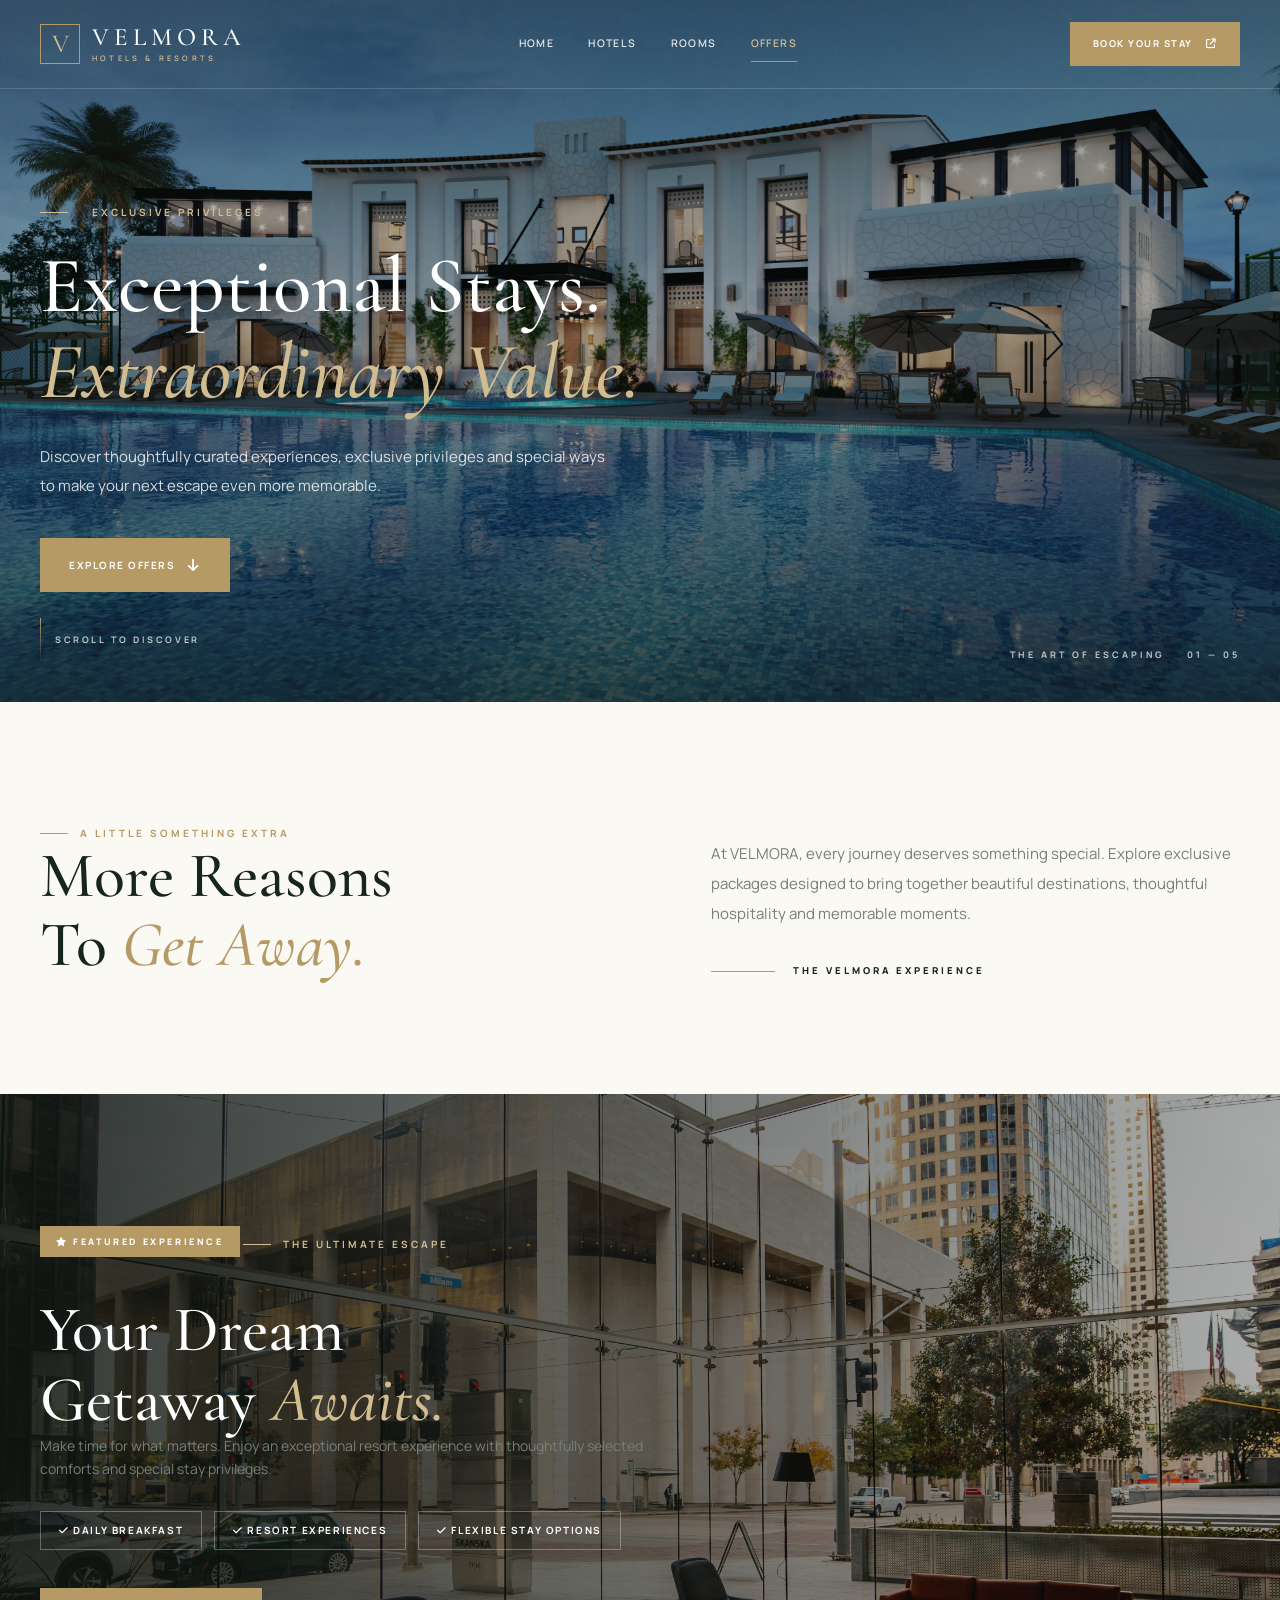
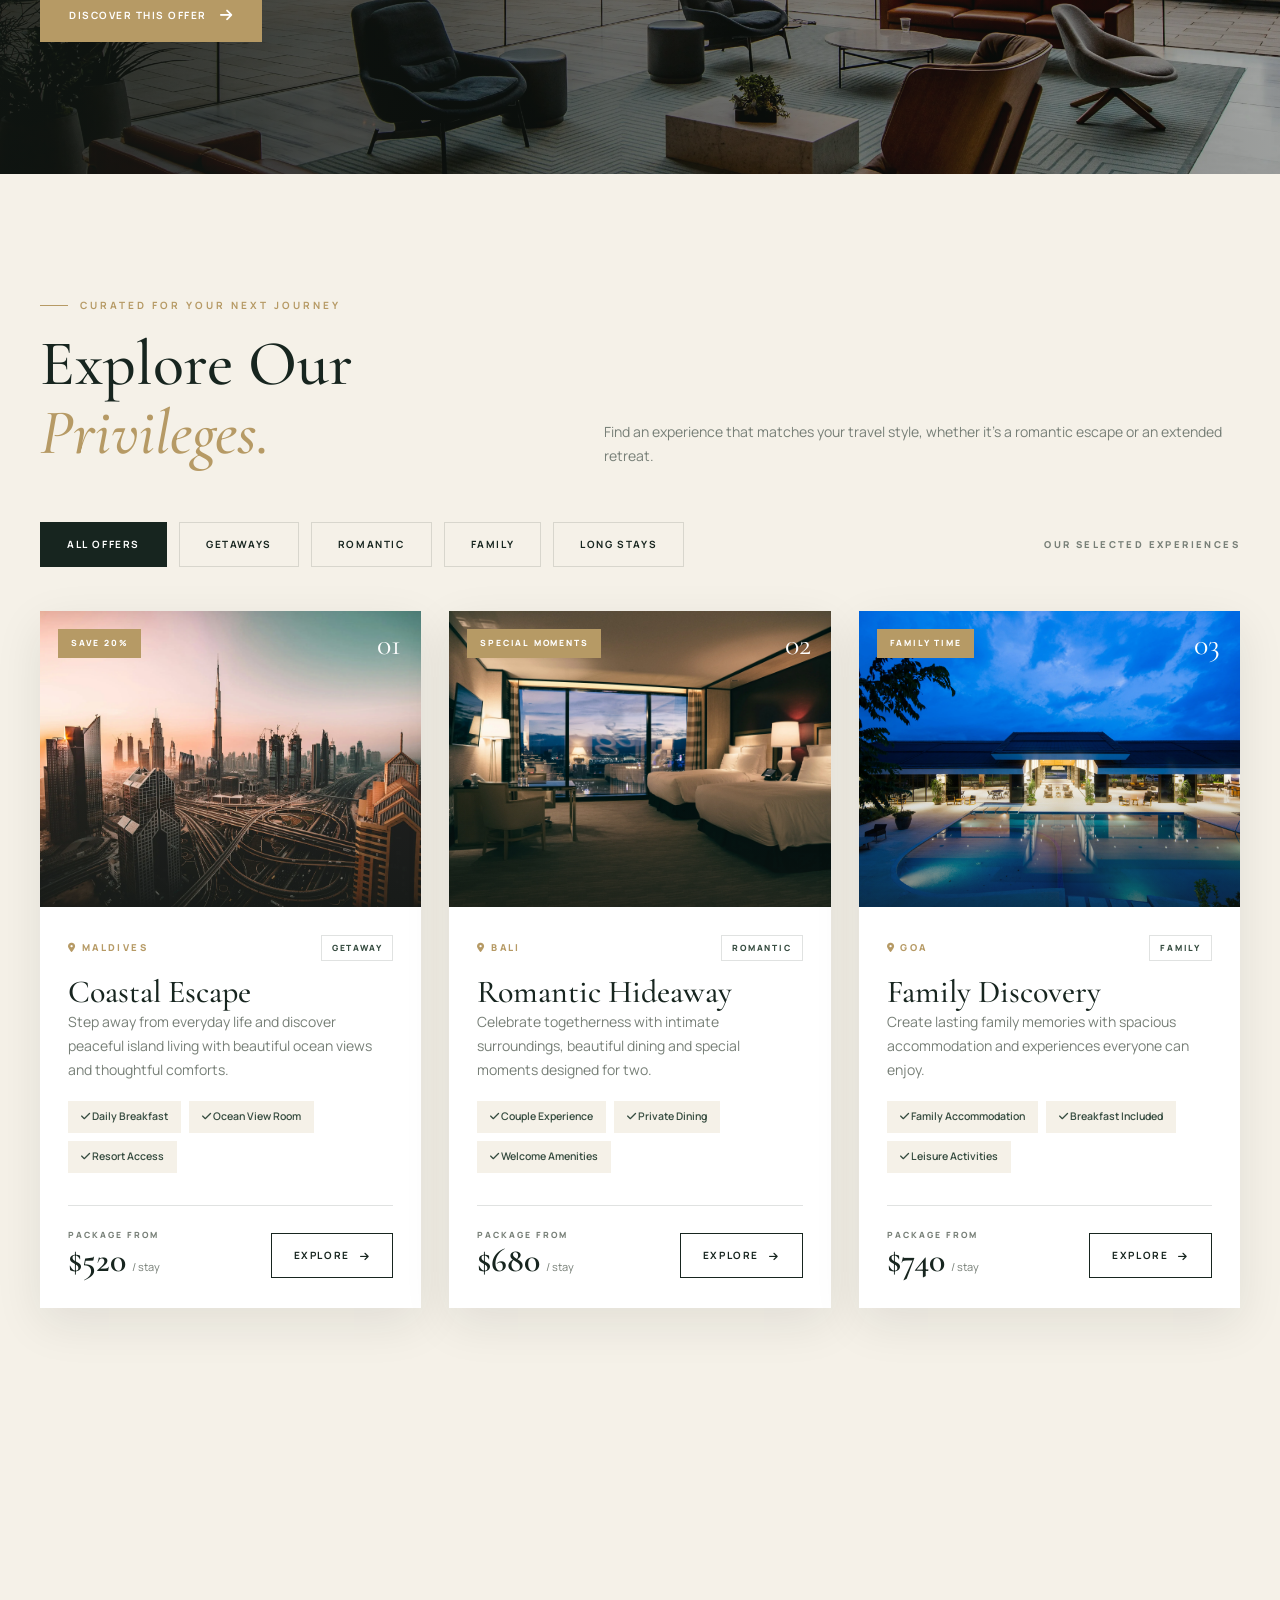
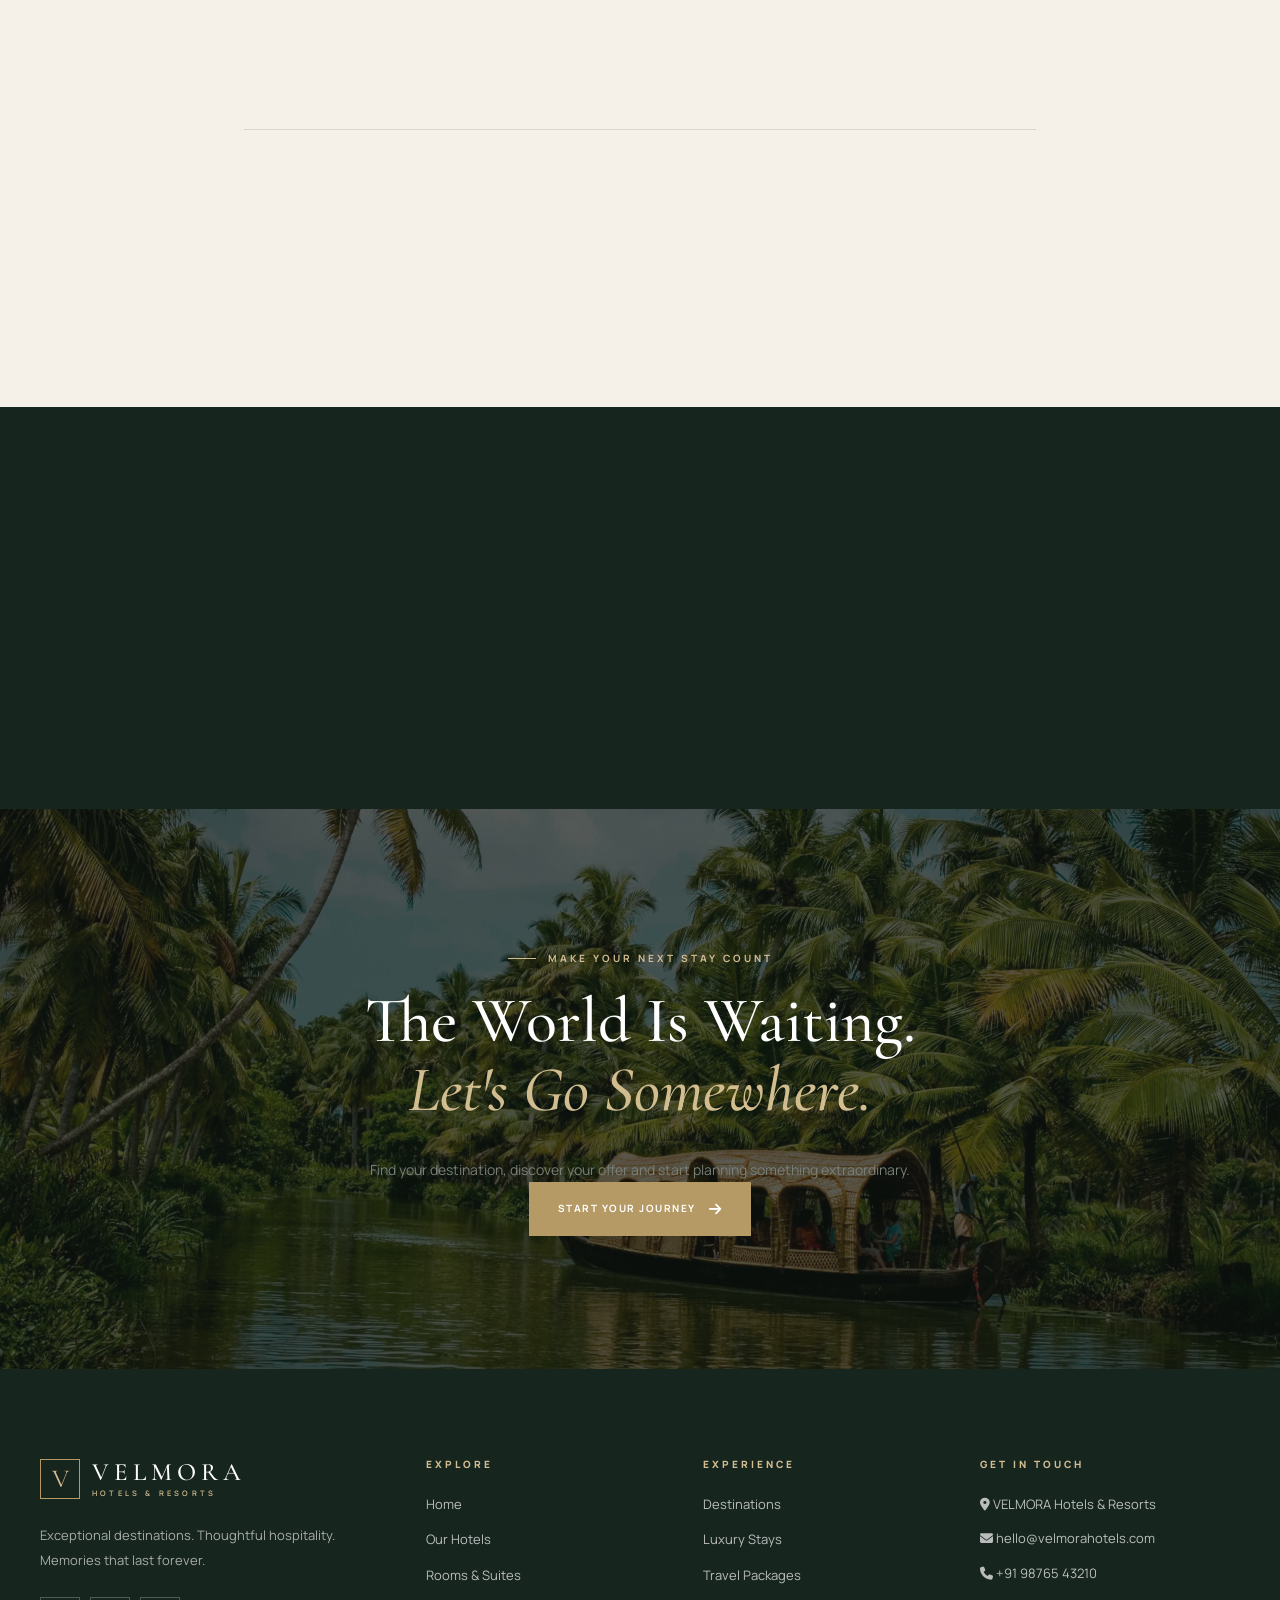
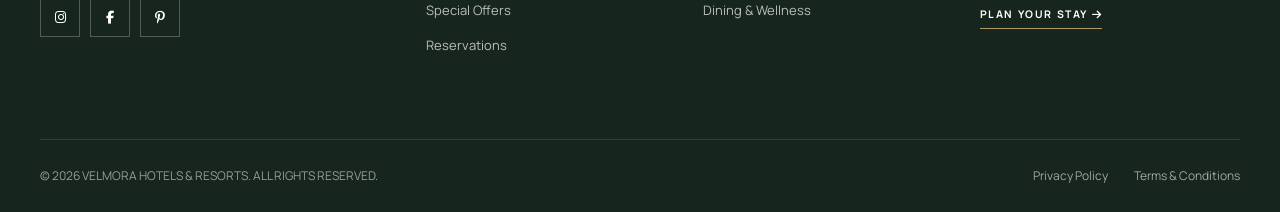
<file: offers.html>
<!DOCTYPE html>
<html lang="en">
<head>
  <meta charset="UTF-8">
  <meta name="viewport" content="width=device-width, initial-scale=1.0">
  <meta name="theme-color" content="#17251F">

  <meta name="description" content="Explore exclusive hotel offers, luxury escapes and special stay packages at VELMORA Hotels & Resorts.">

  <title>Exclusive Offers | VELMORA Hotels & Resorts</title>

  <!-- Google Fonts -->
  <link rel="preconnect" href="https://fonts.googleapis.com">
  <link rel="preconnect" href="https://fonts.gstatic.com" crossorigin>
  <link href="https://fonts.googleapis.com/css2?family=Cormorant+Garamond:wght@400;500;600;700&family=Manrope:wght@400;500;600;700;800&display=swap" rel="stylesheet">

  <!-- Font Awesome -->
  <link rel="stylesheet" href="https://cdnjs.cloudflare.com/ajax/libs/font-awesome/6.5.2/css/all.min.css">

  <!-- Main CSS -->
  <link rel="stylesheet" href="css/style.css">
</head>

<body class="offers-page">

  <!-- =================================
         PRELOADER
    ================================== -->
    <div id="preloader" class="preloader">
        <div class="preloader-inner">

            <div class="loader-emblem">
                <span class="loader-ring ring-one"></span>
                <span class="loader-ring ring-two"></span>
                <span class="loader-ring ring-three"></span>

                <div class="loader-center">
                    <span>V</span>
                </div>

                <span class="loader-orbit-dot dot-one"></span>
                <span class="loader-orbit-dot dot-two"></span>
            </div>

            <div class="loader-brand">
                <h2>VELMORA</h2>
                <span>HOTELS & RESORTS</span>
            </div>

            <div class="loader-bottom">
                <div class="loader-progress">
                    <span id="preloader-progress-bar"></span>
                </div>

                <div class="loader-progress-info">
                    <span id="preloader-message">Preparing your journey</span>
                    <span id="preloader-percent">0%</span>
                </div>
            </div>

        </div>
    </div>

<!-- =================================
         HEADER
    ================================== -->
    <header class="site-header" id="site-header">

        <div class="header-container">

            <a href="index.html" class="brand-logo">
                <span class="brand-symbol">V</span>

                <span class="brand-text">
                    <strong>VELMORA</strong>
                    <small>HOTELS & RESORTS</small>
                </span>
            </a>

            <nav class="main-nav" id="main-nav">

                <a href="index.html" class="nav-link">Home</a>

                <a href="hotels.html" class="nav-link">Hotels</a>

                <a href="rooms.html" class="nav-link">Rooms</a>

                <a href="offers.html" class="nav-link">Offers</a>

                <a href="booking.html" class="nav-link mobile-booking-link">
                    Booking
                </a>

                <a href="booking.html" class="nav-mobile-cta">
                    Book Your Stay
                    <i class="fa-solid fa-arrow-right"></i>
                </a>

            </nav>

            <div class="header-actions">

                <a href="booking.html" class="header-booking-btn">
                    <span>Book Your Stay</span>
                    <i class="fa-solid fa-arrow-up-right-from-square"></i>
                </a>

                <button class="menu-toggle" id="menu-toggle"
                        aria-label="Open navigation menu"
                        aria-expanded="false"
                        aria-controls="main-nav">

                    <span></span>
                    <span></span>

                </button>

            </div>

        </div>

    </header>

  <main>

    <!-- HERO -->
    <section class="inner-hero offers-hero">

      <div class="inner-hero-image">
        <img
          src="img/ciudad-maderas-MXbM1NrRqtI-unsplash.webp"
          alt="Beautiful luxury resort with infinity swimming pool">
      </div>

      <div class="inner-hero-overlay"></div>

      <div class="inner-hero-content">

        <span class="eyebrow light-eyebrow">
          <span></span>
          EXCLUSIVE PRIVILEGES
        </span>

        <h1>Exceptional Stays.<br><em>Extraordinary Value.</em></h1>

        <p>
          Discover thoughtfully curated experiences,
          exclusive privileges and special ways to
          make your next escape even more memorable.
        </p>

        <div class="hero-buttons">
          <a href="#offers-collection" class="primary-btn">
            Explore Offers
            <i class="fa-solid fa-arrow-down"></i>
          </a>
        </div>

      </div>

      <div class="hero-side-note">
        <span>THE ART OF ESCAPING</span>
        <span>01 — 05</span>
      </div>

      <div class="hero-scroll-indicator">
        <span></span>
        <small>SCROLL TO DISCOVER</small>
      </div>

    </section>

    <!-- INTRO -->
    <section class="offers-intro-section section-padding">

      <div class="container offers-intro-grid">

        <div class="offers-intro-title reveal">
          <span class="section-kicker">A LITTLE SOMETHING EXTRA</span>

          <h2>More Reasons<br>To <em>Get Away.</em></h2>
        </div>

        <div class="offers-intro-content reveal">

          <p>
            At VELMORA, every journey deserves something
            special. Explore exclusive packages designed
            to bring together beautiful destinations,
            thoughtful hospitality and memorable moments.
          </p>

          <div class="offers-intro-signature">
            <span class="signature-line"></span>
            <span>THE VELMORA EXPERIENCE</span>
          </div>

        </div>

      </div>

    </section>

    <!-- FEATURED OFFER -->
    <section class="featured-offer-section">

      <div class="featured-offer-image">
        <img
          src="img/darshan-patel-DfzzpBRZCT0-unsplash.webp"
          alt="Luxury resort swimming pool surrounded by tropical greenery"
          loading="lazy">
      </div>

      <div class="featured-offer-overlay"></div>

      <div class="featured-offer-content reveal">

        <span class="offer-featured-label">
          <i class="fa-solid fa-star"></i>
          FEATURED EXPERIENCE
        </span>

        <span class="section-kicker light-eyebrow">
          THE ULTIMATE ESCAPE
        </span>

        <h2>Your Dream<br>Getaway <em>Awaits.</em></h2>

        <p>
          Make time for what matters. Enjoy an exceptional
          resort experience with thoughtfully selected
          comforts and special stay privileges.
        </p>

        <div class="featured-offer-benefits">
          <span><i class="fa-solid fa-check"></i> Daily Breakfast</span>
          <span><i class="fa-solid fa-check"></i> Resort Experiences</span>
          <span><i class="fa-solid fa-check"></i> Flexible Stay Options</span>
        </div>

        <a href="booking.html?offer=Ultimate%20Escape"
          class="primary-btn"
          data-offer="Ultimate Escape">

          Discover This Offer
          <i class="fa-solid fa-arrow-right"></i>

        </a>

      </div>

    </section>

    <!-- OFFER COLLECTION -->
    <section class="offers-collection-section section-padding" id="offers-collection">

      <div class="container">

        <div class="section-heading-row reveal">

          <div>
            <span class="section-kicker">CURATED FOR YOUR NEXT JOURNEY</span>
            <h2>Explore Our <em>Privileges.</em></h2>
          </div>

          <p>
            Find an experience that matches your
            travel style, whether it's a romantic
            escape or an extended retreat.
          </p>

        </div>

        <!-- FILTER BUTTONS -->
        <div class="offer-filter-wrapper reveal">

          <div class="offer-filter-buttons">

            <button class="offer-filter-btn active" data-offer-filter="all">
              All Offers
            </button>

            <button class="offer-filter-btn" data-offer-filter="getaway">
              Getaways
            </button>

            <button class="offer-filter-btn" data-offer-filter="romantic">
              Romantic
            </button>

            <button class="offer-filter-btn" data-offer-filter="family">
              Family
            </button>

            <button class="offer-filter-btn" data-offer-filter="longstay">
              Long Stays
            </button>

          </div>

          <span class="offer-results-label">
            OUR SELECTED EXPERIENCES
          </span>

        </div>

        <!-- OFFERS GRID -->
        <div class="offer-grid" id="offer-grid">

          <!-- OFFER 01 -->
          <article class="offer-card reveal"
            data-offer-category="getaway"
            data-offer="Coastal Escape">

            <div class="offer-card-image">

              <img
                src="img/david-rodrigo-Fr6zexbmjmc-unsplash.webp"
                alt="Tropical beach resort escape"
                loading="lazy">

              <span class="offer-card-badge">SAVE 20%</span>

              <span class="offer-card-number">01</span>

            </div>

            <div class="offer-card-content">

              <div class="offer-card-topline">
                <span><i class="fa-solid fa-location-dot"></i> MALDIVES</span>
                <span class="offer-category-label">GETAWAY</span>
              </div>

              <h3>Coastal Escape</h3>

              <p>
                Step away from everyday life and discover
                peaceful island living with beautiful
                ocean views and thoughtful comforts.
              </p>

              <div class="offer-benefit-list">
                <span><i class="fa-solid fa-check"></i> Daily Breakfast</span>
                <span><i class="fa-solid fa-check"></i> Ocean View Room</span>
                <span><i class="fa-solid fa-check"></i> Resort Access</span>
              </div>

              <div class="offer-card-footer">

                <div class="offer-price">
                  <small>PACKAGE FROM</small>
                  <strong>$520</strong>
                  <span>/ stay</span>
                </div>

                <a href="booking.html?offer=Coastal%20Escape"
                  class="offer-link"
                  data-offer="Coastal Escape">
                  Explore
                  <i class="fa-solid fa-arrow-right"></i>
                </a>

              </div>

            </div>
          </article>

          <!-- OFFER 02 -->
          <article class="offer-card reveal"
            data-offer-category="romantic"
            data-offer="Romantic Hideaway">

            <div class="offer-card-image">

              <img
                src="img/erik-mclean-jbwrqHBZPUY-unsplash.webp"
                alt="Romantic luxury getaway"
                loading="lazy">

              <span class="offer-card-badge">SPECIAL MOMENTS</span>

              <span class="offer-card-number">02</span>

            </div>

            <div class="offer-card-content">

              <div class="offer-card-topline">
                <span><i class="fa-solid fa-location-dot"></i> BALI</span>
                <span class="offer-category-label">ROMANTIC</span>
              </div>

              <h3>Romantic Hideaway</h3>

              <p>
                Celebrate togetherness with intimate
                surroundings, beautiful dining and
                special moments designed for two.
              </p>

              <div class="offer-benefit-list">
                <span><i class="fa-solid fa-check"></i> Couple Experience</span>
                <span><i class="fa-solid fa-check"></i> Private Dining</span>
                <span><i class="fa-solid fa-check"></i> Welcome Amenities</span>
              </div>

              <div class="offer-card-footer">

                <div class="offer-price">
                  <small>PACKAGE FROM</small>
                  <strong>$680</strong>
                  <span>/ stay</span>
                </div>

                <a href="booking.html?offer=Romantic%20Hideaway"
                  class="offer-link"
                  data-offer="Romantic Hideaway">
                  Explore
                  <i class="fa-solid fa-arrow-right"></i>
                </a>

              </div>

            </div>
          </article>

          <!-- OFFER 03 -->
          <article class="offer-card reveal"
            data-offer-category="family"
            data-offer="Family Discovery">

            <div class="offer-card-image">

              <img
                src="img/fernando-alvarez-rodriguez-M7GddPqJowg-unsplash.webp"
                alt="Family friendly luxury resort"
                loading="lazy">

              <span class="offer-card-badge">FAMILY TIME</span>

              <span class="offer-card-number">03</span>

            </div>

            <div class="offer-card-content">

              <div class="offer-card-topline">
                <span><i class="fa-solid fa-location-dot"></i> GOA</span>
                <span class="offer-category-label">FAMILY</span>
              </div>

              <h3>Family Discovery</h3>

              <p>
                Create lasting family memories with
                spacious accommodation and experiences
                everyone can enjoy.
              </p>

              <div class="offer-benefit-list">
                <span><i class="fa-solid fa-check"></i> Family Accommodation</span>
                <span><i class="fa-solid fa-check"></i> Breakfast Included</span>
                <span><i class="fa-solid fa-check"></i> Leisure Activities</span>
              </div>

              <div class="offer-card-footer">

                <div class="offer-price">
                  <small>PACKAGE FROM</small>
                  <strong>$740</strong>
                  <span>/ stay</span>
                </div>

                <a href="booking.html?offer=Family%20Discovery"
                  class="offer-link"
                  data-offer="Family Discovery">
                  Explore
                  <i class="fa-solid fa-arrow-right"></i>
                </a>

              </div>

            </div>
          </article>

          <!-- OFFER 04 -->
          <article class="offer-card reveal"
            data-offer-category="longstay"
            data-offer="Extended Indulgence">

            <div class="offer-card-image">

              <img
                src="img/hu-chen-__cBlRzLSTg-unsplash.webp"
                alt="Spacious luxury private residence"
                loading="lazy">

              <span class="offer-card-badge">LONG STAY BENEFITS</span>

              <span class="offer-card-number">04</span>

            </div>

            <div class="offer-card-content">

              <div class="offer-card-topline">
                <span><i class="fa-solid fa-location-dot"></i> DUBAI</span>
                <span class="offer-category-label">LONG STAY</span>
              </div>

              <h3>Extended Indulgence</h3>

              <p>
                Stay a little longer and enjoy a
                thoughtfully arranged experience
                for extended luxury living.
              </p>

              <div class="offer-benefit-list">
                <span><i class="fa-solid fa-check"></i> Extended Stay Rates</span>
                <span><i class="fa-solid fa-check"></i> Laundry Privileges</span>
                <span><i class="fa-solid fa-check"></i> Dedicated Assistance</span>
              </div>

              <div class="offer-card-footer">

                <div class="offer-price">
                  <small>PACKAGE FROM</small>
                  <strong>$980</strong>
                  <span>/ stay</span>
                </div>

                <a href="booking.html?offer=Extended%20Indulgence"
                  class="offer-link"
                  data-offer="Extended Indulgence">
                  Explore
                  <i class="fa-solid fa-arrow-right"></i>
                </a>

              </div>

            </div>
          </article>

          <!-- OFFER 05 -->
          <article class="offer-card reveal"
            data-offer-category="getaway"
            data-offer="Early Escape">

            <div class="offer-card-image">

              <img
                src="img/ishan-seefromthesky-DtWyp_4YEes-unsplash.webp"
                alt="Beautiful travel destination"
                loading="lazy">

              <span class="offer-card-badge">PLAN AHEAD</span>

              <span class="offer-card-number">05</span>

            </div>

            <div class="offer-card-content">

              <div class="offer-card-topline">
                <span><i class="fa-solid fa-location-dot"></i> PARIS</span>
                <span class="offer-category-label">GETAWAY</span>
              </div>

              <h3>Early Escape</h3>

              <p>
                Plan ahead for your next remarkable
                journey and enjoy special benefits
                on selected advance reservations.
              </p>

              <div class="offer-benefit-list">
                <span><i class="fa-solid fa-check"></i> Advance Booking Benefits</span>
                <span><i class="fa-solid fa-check"></i> Selected Room Upgrades</span>
                <span><i class="fa-solid fa-check"></i> Flexible Options</span>
              </div>

              <div class="offer-card-footer">

                <div class="offer-price">
                  <small>PACKAGE FROM</small>
                  <strong>$450</strong>
                  <span>/ stay</span>
                </div>

                <a href="booking.html?offer=Early%20Escape"
                  class="offer-link"
                  data-offer="Early Escape">
                  Explore
                  <i class="fa-solid fa-arrow-right"></i>
                </a>

              </div>

            </div>
          </article>

          <!-- OFFER 06 -->
          <article class="offer-card reveal"
            data-offer-category="romantic"
            data-offer="Celebration Moments">

            <div class="offer-card-image">

              <img
                src="img/katarzyna-zygnerska-Y0UUhY1V7Po-unsplash.webp"
                alt="Elegant celebration setup at a luxury resort"
                loading="lazy">

              <span class="offer-card-badge">MAKE IT SPECIAL</span>

              <span class="offer-card-number">06</span>

            </div>

            <div class="offer-card-content">

              <div class="offer-card-topline">
                <span><i class="fa-solid fa-location-dot"></i> MALDIVES</span>
                <span class="offer-category-label">ROMANTIC</span>
              </div>

              <h3>Celebration Moments</h3>

              <p>
                Mark life's special occasions with
                personalized touches and memorable
                experiences in beautiful surroundings.
              </p>

              <div class="offer-benefit-list">
                <span><i class="fa-solid fa-check"></i> Celebration Setup</span>
                <span><i class="fa-solid fa-check"></i> Special Dining</span>
                <span><i class="fa-solid fa-check"></i> Personalized Service</span>
              </div>

              <div class="offer-card-footer">

                <div class="offer-price">
                  <small>PACKAGE FROM</small>
                  <strong>$590</strong>
                  <span>/ stay</span>
                </div>

                <a href="booking.html?offer=Celebration%20Moments"
                  class="offer-link"
                  data-offer="Celebration Moments">
                  Explore
                  <i class="fa-solid fa-arrow-right"></i>
                </a>

              </div>

            </div>
          </article>

        </div>

        <!-- EMPTY STATE -->
        <div class="offer-empty-message" id="offer-empty-message" hidden>
          <i class="fa-solid fa-gift"></i>
          <h3>No Offers Found</h3>
          <p>There are no offers in this category right now.</p>

          <button type="button" id="reset-offer-filters">
            View All Offers
          </button>
        </div>

      </div>
    </section>

    <!-- BENEFITS -->
    <section class="offer-benefits-section section-padding">

      <div class="container">

        <div class="offer-benefits-heading reveal">
          <span class="section-kicker">THE VELMORA DIFFERENCE</span>
          <h2>Privileges That Make<br><em>Every Stay Special.</em></h2>
        </div>

        <div class="offer-benefits-grid">

          <div class="offer-benefit-card reveal">
            <span class="benefit-number">01</span>
            <div class="benefit-icon">
              <i class="fa-solid fa-gem"></i>
            </div>
            <h3>Curated Experiences</h3>
            <p>
              Thoughtful packages created around
              memorable moments and meaningful travel.
            </p>
          </div>

          <div class="offer-benefit-card reveal">
            <span class="benefit-number">02</span>
            <div class="benefit-icon">
              <i class="fa-solid fa-concierge-bell"></i>
            </div>
            <h3>Personal Attention</h3>
            <p>
              A welcoming approach to hospitality
              with thoughtful details throughout your stay.
            </p>
          </div>

          <div class="offer-benefit-card reveal">
            <span class="benefit-number">03</span>
            <div class="benefit-icon">
              <i class="fa-solid fa-calendar-check"></i>
            </div>
            <h3>Flexible Choices</h3>
            <p>
              Explore different ways to plan your
              stay according to your travel needs.
            </p>
          </div>

          <div class="offer-benefit-card reveal">
            <span class="benefit-number">04</span>
            <div class="benefit-icon">
              <i class="fa-solid fa-heart"></i>
            </div>
            <h3>Lasting Memories</h3>
            <p>
              Discover destinations and experiences
              worth remembering long after you return.
            </p>
          </div>

        </div>

      </div>
    </section>

    <!-- OFFER HOW IT WORKS -->
    <section class="offer-process-section section-padding">

      <div class="container">

        <div class="offer-process-heading reveal">
          <span class="section-kicker">YOUR JOURNEY, MADE SIMPLE</span>
          <h2>Three Steps To<br><em>Something Wonderful.</em></h2>
        </div>

        <div class="offer-process-grid">

          <div class="offer-process-step reveal">
            <span class="process-step-number">01</span>
            <div class="process-step-icon">
              <i class="fa-solid fa-magnifying-glass"></i>
            </div>
            <h3>Find Your Offer</h3>
            <p>Explore our collection and choose the experience that suits you.</p>
          </div>

          <div class="offer-process-step reveal">
            <span class="process-step-number">02</span>
            <div class="process-step-icon">
              <i class="fa-solid fa-calendar-days"></i>
            </div>
            <h3>Plan Your Stay</h3>
            <p>Select your preferred dates and share your booking preferences.</p>
          </div>

          <div class="offer-process-step reveal">
            <span class="process-step-number">03</span>
            <div class="process-step-icon">
              <i class="fa-solid fa-plane-departure"></i>
            </div>
            <h3>Enjoy The Journey</h3>
            <p>Get ready to experience a beautiful stay with VELMORA.</p>
          </div>

        </div>

      </div>
    </section>

    <!-- NEWSLETTER -->
    <section class="offers-newsletter-section">

      <div class="container offers-newsletter-container reveal">

        <div class="newsletter-decoration">
          <i class="fa-regular fa-envelope"></i>
        </div>

        <div class="offers-newsletter-content">

          <span class="section-kicker">A NOTE FROM VELMORA</span>

          <h2>Let Beautiful Journeys<br><em>Find Their Way To You.</em></h2>

          <p>
            Sign up for occasional inspiration,
            destination stories and special offer updates.
          </p>

        </div>

        <form class="newsletter-form offers-newsletter-form">

          <label for="offers-email">Your email address</label>

          <div class="newsletter-input-row">
            <input
              type="email"
              id="offers-email"
              placeholder="Enter your email"
              required>

            <button type="submit" aria-label="Subscribe">
              <i class="fa-solid fa-arrow-right"></i>
            </button>
          </div>

          <small>
            By subscribing, you agree to receive occasional updates.
          </small>

        </form>

      </div>

    </section>

    <!-- FINAL CTA -->
    <section class="offers-final-cta">

      <div class="offers-final-cta-image">
        <img
          src="img/nature-photographer-29ezCWtMtnM-unsplash.webp"
          alt="Luxury tropical resort destination"
          loading="lazy">
      </div>

      <div class="offers-final-cta-overlay"></div>

      <div class="offers-final-cta-content reveal">

        <span class="section-kicker light-eyebrow">
          MAKE YOUR NEXT STAY COUNT
        </span>

        <h2>The World Is Waiting.<br><em>Let's Go Somewhere.</em></h2>

        <p>
          Find your destination, discover your offer
          and start planning something extraordinary.
        </p>

        <a href="booking.html" class="primary-btn">
          Start Your Journey
          <i class="fa-solid fa-arrow-right"></i>
        </a>

      </div>

    </section>

  </main>

  <!-- FOOTER -->
  <footer class="site-footer">

        <div class="section-container">

            <div class="footer-main">

                <div class="footer-brand">

                    <a href="index.html" class="brand-logo footer-logo">
                        <span class="brand-symbol">V</span>

                        <span class="brand-text">
                            <strong>VELMORA</strong>
                            <small>HOTELS & RESORTS</small>
                        </span>
                    </a>

                    <p>
                        Exceptional destinations.
                        Thoughtful hospitality.
                        Memories that last forever.
                    </p>

                    <div class="footer-social">
                        <a href="#" aria-label="Instagram">
                            <i class="fa-brands fa-instagram"></i>
                        </a>

                        <a href="#" aria-label="Facebook">
                            <i class="fa-brands fa-facebook-f"></i>
                        </a>

                        <a href="#" aria-label="Pinterest">
                            <i class="fa-brands fa-pinterest-p"></i>
                        </a>
                    </div>

                </div>


                <div class="footer-column">
                    <h3>EXPLORE</h3>

                    <a href="index.html">Home</a>
                    <a href="hotels.html">Our Hotels</a>
                    <a href="rooms.html">Rooms & Suites</a>
                    <a href="offers.html">Special Offers</a>
                    <a href="booking.html">Reservations</a>
                </div>


                <div class="footer-column">
                    <h3>EXPERIENCE</h3>

                    <a href="hotels.html">Destinations</a>
                    <a href="rooms.html">Luxury Stays</a>
                    <a href="offers.html">Travel Packages</a>
                    <a href="hotels.html">Dining & Wellness</a>
                </div>


                <div class="footer-column footer-contact">
                    <h3>GET IN TOUCH</h3>

                    <p>
                        <i class="fa-solid fa-location-dot"></i>
                        VELMORA Hotels & Resorts
                    </p>

                    <p>
                        <i class="fa-solid fa-envelope"></i>
                        hello@velmorahotels.com
                    </p>

                    <p>
                        <i class="fa-solid fa-phone"></i>
                        +91 98765 43210
                    </p>

                    <a href="booking.html" class="footer-contact-link">
                        Plan Your Stay
                        <i class="fa-solid fa-arrow-right"></i>
                    </a>
                </div>

            </div>


            <div class="footer-bottom">

                <p>
                    © <span id="current-year">2026</span>
                    VELMORA HOTELS & RESORTS. ALL RIGHTS RESERVED.
                </p>

                <div class="footer-legal">
                    <a href="#">Privacy Policy</a>
                    <a href="#">Terms & Conditions</a>
                </div>

                <a href="#main-content" class="back-to-top"
                   id="back-to-top" aria-label="Back to top">
                    <i class="fa-solid fa-arrow-up"></i>
                </a>

            </div>

        </div>

    </footer>

  <!-- BACK TO TOP -->
  <button id="back-to-top" aria-label="Back to top">
    <i class="fa-solid fa-arrow-up"></i>
  </button>

  <!-- TOAST -->
  <div class="toast-message" id="toast-message" role="status" aria-live="polite">
    <i class="fa-solid fa-circle-check"></i>
    <span id="toast-text">Your request has been received.</span>
  </div>

  <!-- JAVASCRIPT -->
  <script src="js/script.js" defer></script>

</body>
</html>
</file>
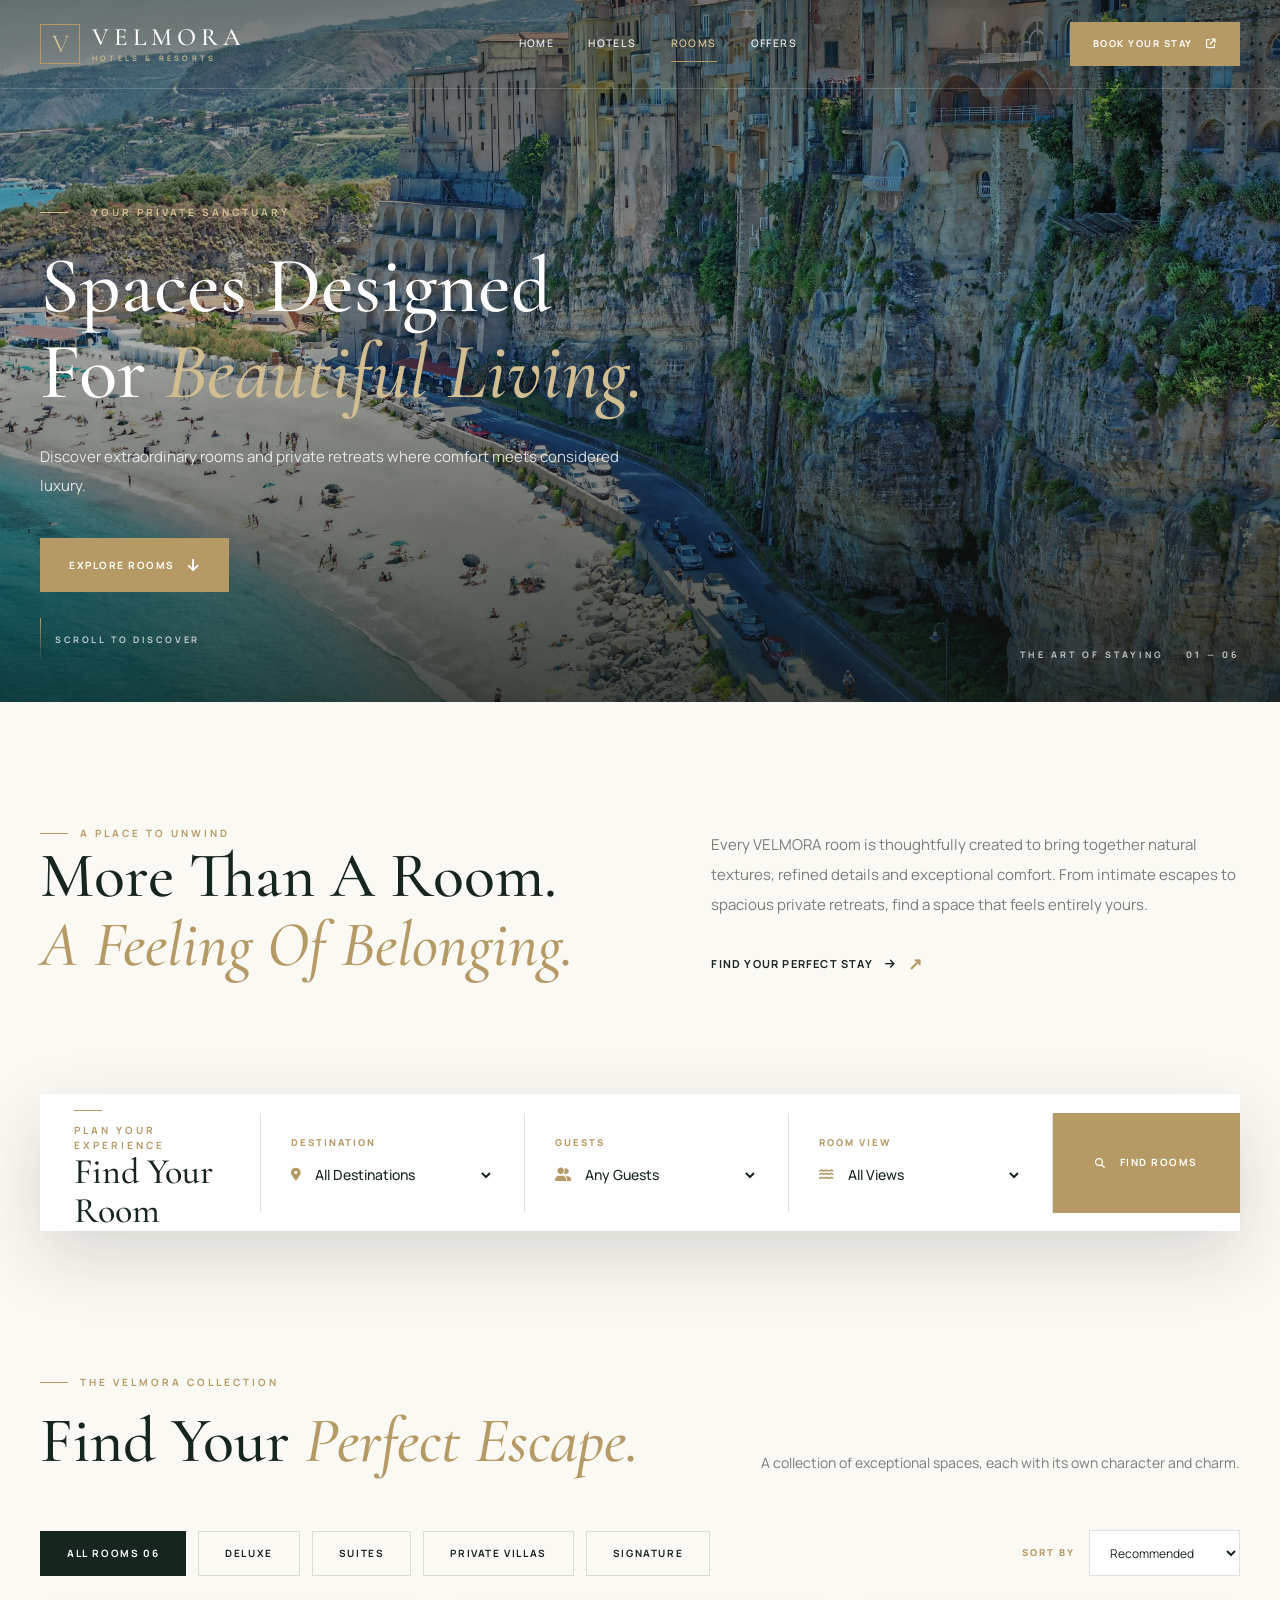
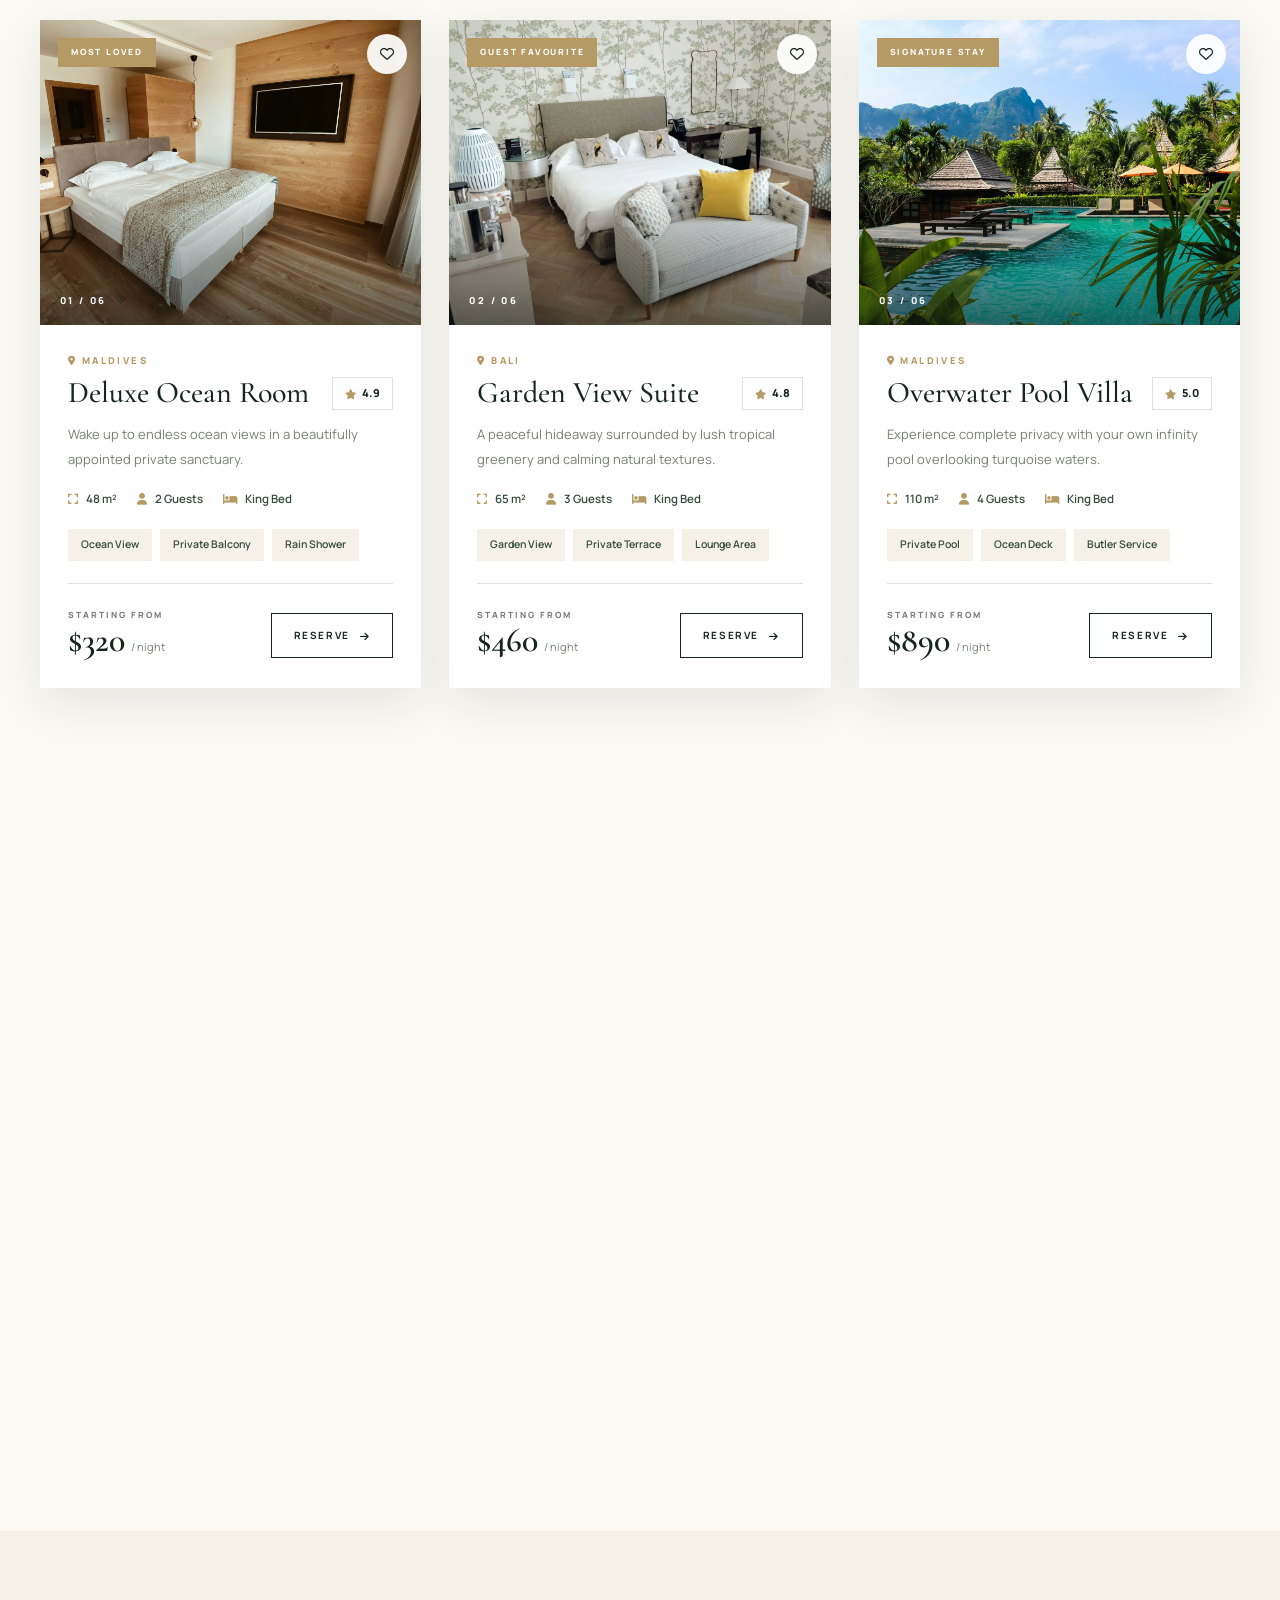
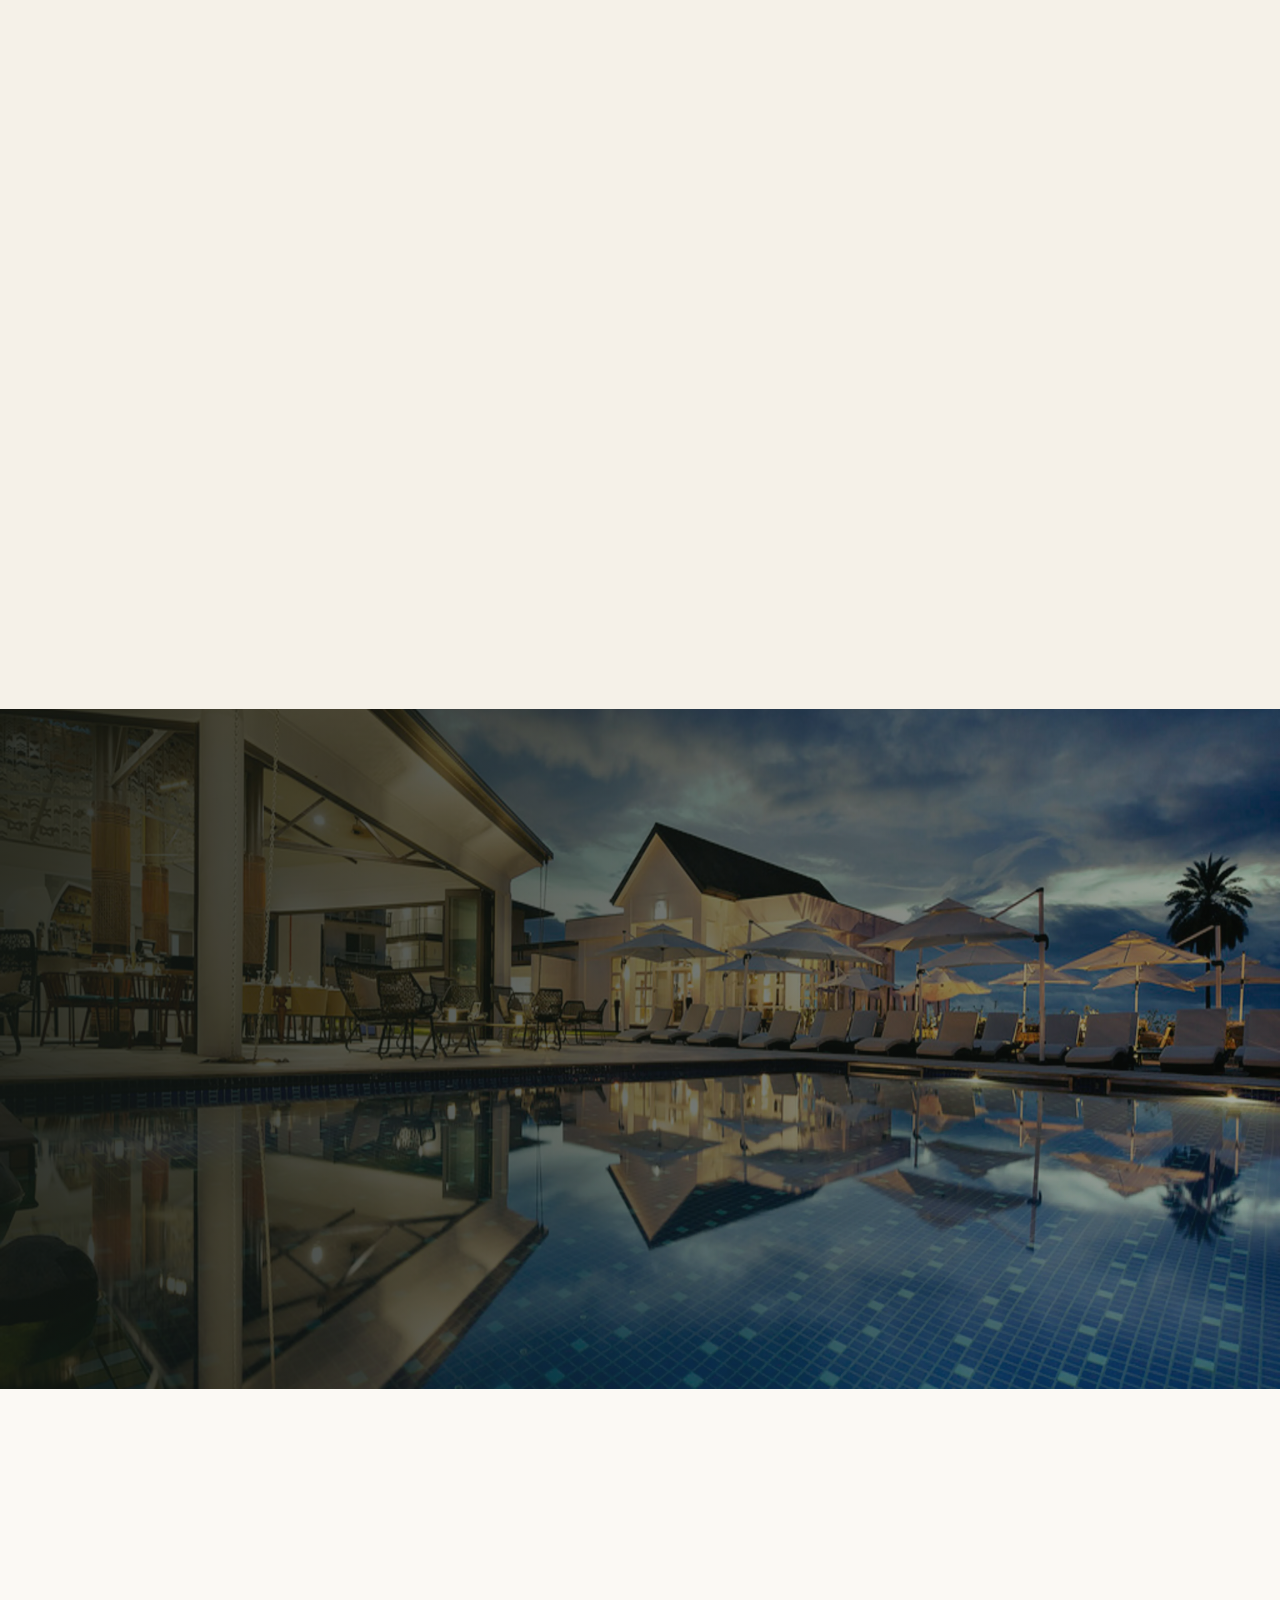
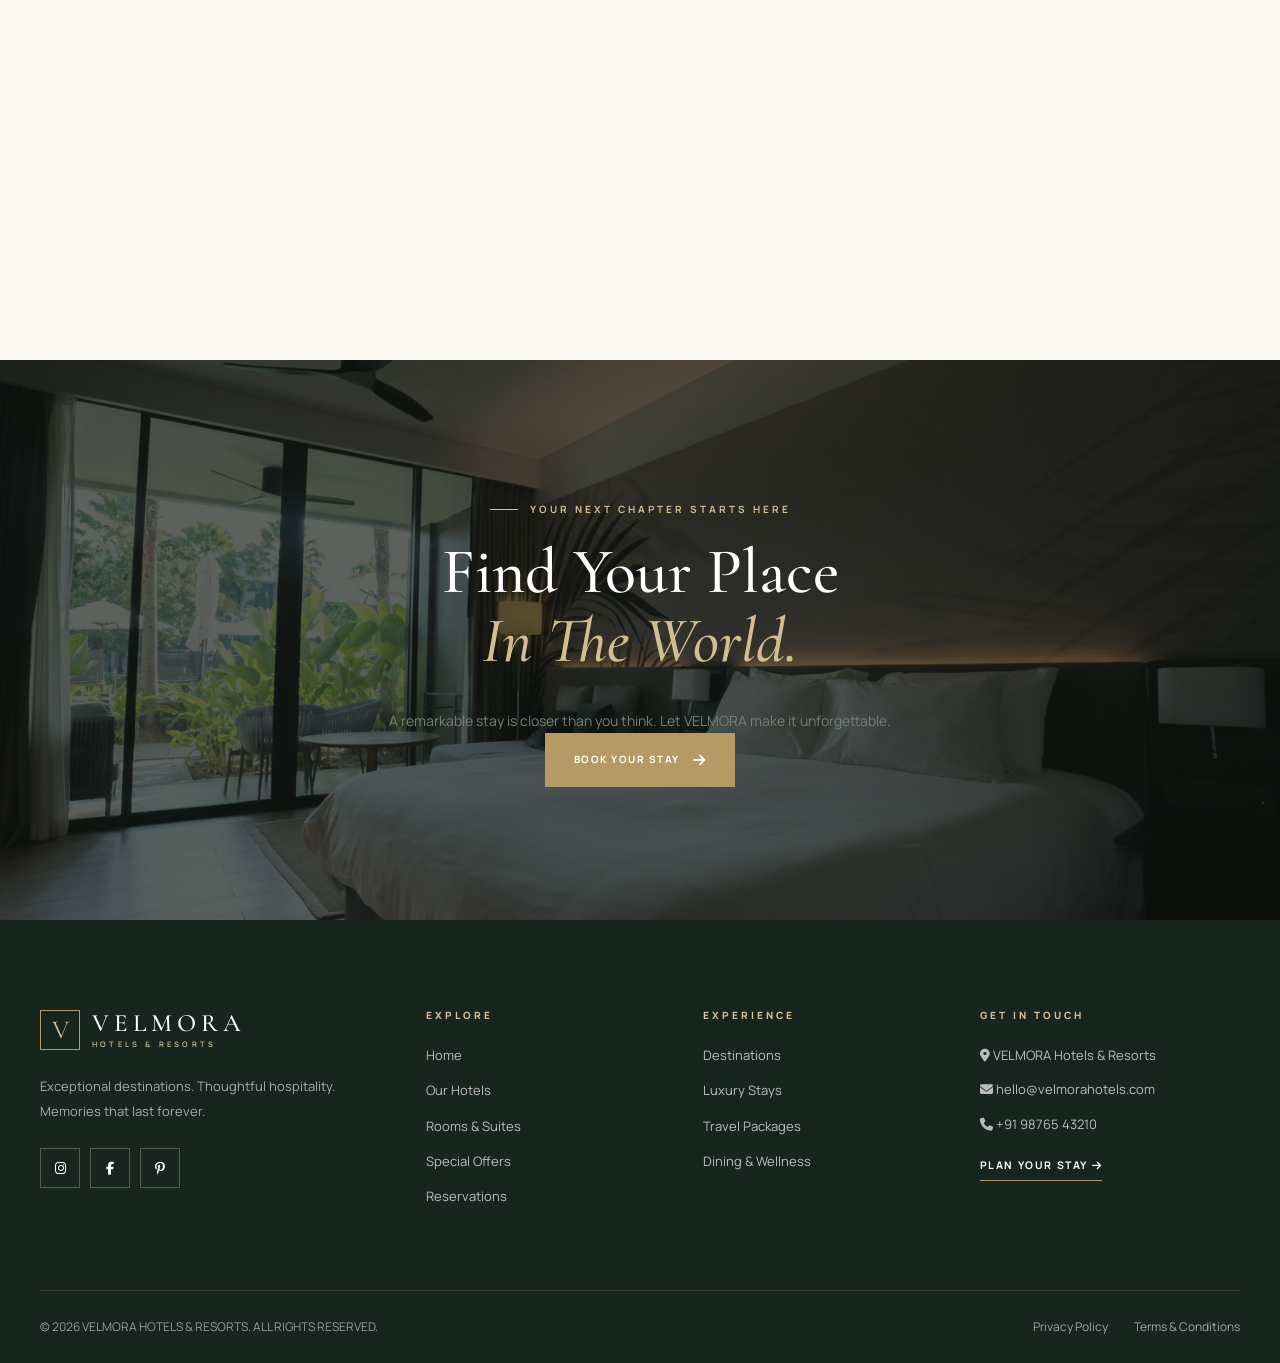
<file: rooms.html>
<!DOCTYPE html>
<html lang="en">
<head>
  <meta charset="UTF-8">
  <meta name="viewport" content="width=device-width, initial-scale=1.0">
  <meta name="theme-color" content="#17251F">

  <meta name="description" content="Discover thoughtfully designed luxury rooms, private suites and villas at VELMORA Hotels & Resorts.">

  <title>Rooms & Suites | VELMORA Hotels & Resorts</title>

  <!-- Google Fonts -->
  <link rel="preconnect" href="https://fonts.googleapis.com">
  <link rel="preconnect" href="https://fonts.gstatic.com" crossorigin>
  <link href="https://fonts.googleapis.com/css2?family=Cormorant+Garamond:wght@400;500;600;700&family=Manrope:wght@400;500;600;700;800&display=swap" rel="stylesheet">

  <!-- Icons -->
  <link rel="stylesheet" href="https://cdnjs.cloudflare.com/ajax/libs/font-awesome/6.5.2/css/all.min.css">

  <!-- Main CSS -->
  <link rel="stylesheet" href="css/style.css">
</head>

<body class="rooms-page">

  <!-- =================================
         PRELOADER
    ================================== -->
    <div id="preloader" class="preloader">
        <div class="preloader-inner">

            <div class="loader-emblem">
                <span class="loader-ring ring-one"></span>
                <span class="loader-ring ring-two"></span>
                <span class="loader-ring ring-three"></span>

                <div class="loader-center">
                    <span>V</span>
                </div>

                <span class="loader-orbit-dot dot-one"></span>
                <span class="loader-orbit-dot dot-two"></span>
            </div>

            <div class="loader-brand">
                <h2>VELMORA</h2>
                <span>HOTELS & RESORTS</span>
            </div>

            <div class="loader-bottom">
                <div class="loader-progress">
                    <span id="preloader-progress-bar"></span>
                </div>

                <div class="loader-progress-info">
                    <span id="preloader-message">Preparing your journey</span>
                    <span id="preloader-percent">0%</span>
                </div>
            </div>

        </div>
    </div>

<!-- =================================
         HEADER
    ================================== -->
    <header class="site-header" id="site-header">

        <div class="header-container">

            <a href="index.html" class="brand-logo">
                <span class="brand-symbol">V</span>

                <span class="brand-text">
                    <strong>VELMORA</strong>
                    <small>HOTELS & RESORTS</small>
                </span>
            </a>

            <nav class="main-nav" id="main-nav">

                <a href="index.html" class="nav-link">Home</a>

                <a href="hotels.html" class="nav-link">Hotels</a>

                <a href="rooms.html" class="nav-link">Rooms</a>

                <a href="offers.html" class="nav-link">Offers</a>

                <a href="booking.html" class="nav-link mobile-booking-link">
                    Booking
                </a>

                <a href="booking.html" class="nav-mobile-cta">
                    Book Your Stay
                    <i class="fa-solid fa-arrow-right"></i>
                </a>

            </nav>

            <div class="header-actions">

                <a href="booking.html" class="header-booking-btn">
                    <span>Book Your Stay</span>
                    <i class="fa-solid fa-arrow-up-right-from-square"></i>
                </a>

                <button class="menu-toggle" id="menu-toggle"
                        aria-label="Open navigation menu"
                        aria-expanded="false"
                        aria-controls="main-nav">

                    <span></span>
                    <span></span>

                </button>

            </div>

        </div>

    </header>

  <main>

    <!-- ROOMS HERO -->
    <section class="inner-hero rooms-hero">

      <div class="inner-hero-image">
        <img
          src="img/niklas-ohlrogge-niamoh-de-BkmdKnuAZtw-unsplash.webp"
          alt="Elegant luxury hotel bedroom">
      </div>

      <div class="inner-hero-overlay"></div>

      <div class="inner-hero-content">
        <span class="eyebrow light-eyebrow">
          <span></span> YOUR PRIVATE SANCTUARY
        </span>

        <h1>Spaces Designed<br>For <em>Beautiful Living.</em></h1>

        <p>
          Discover extraordinary rooms and private retreats
          where comfort meets considered luxury.
        </p>

        <div class="hero-buttons">
          <a href="#room-collection" class="primary-btn">
            Explore Rooms <i class="fa-solid fa-arrow-down"></i>
          </a>
        </div>
      </div>

      <div class="hero-side-note">
        <span>THE ART OF STAYING</span>
        <span>01 — 06</span>
      </div>

      <div class="hero-scroll-indicator">
        <span></span>
        <small>SCROLL TO DISCOVER</small>
      </div>

    </section>

    <!-- INTRODUCTION -->
    <section class="room-intro-section section-padding">
      <div class="container room-intro-grid">

        <div class="room-intro-left reveal">
          <span class="section-kicker">A PLACE TO UNWIND</span>
          <h2>More Than A Room.<br><em>A Feeling Of Belonging.</em></h2>
        </div>

        <div class="room-intro-right reveal">
          <p>
            Every VELMORA room is thoughtfully created to bring
            together natural textures, refined details and
            exceptional comfort. From intimate escapes to
            spacious private retreats, find a space that feels
            entirely yours.
          </p>

          <a href="#room-collection" class="text-link">
            Find Your Perfect Stay
            <i class="fa-solid fa-arrow-right"></i>
          </a>
        </div>

      </div>
    </section>

    <!-- ROOM SEARCH BAR -->
    <section class="room-search-section">
      <div class="container">

        <div class="room-search-panel reveal">

          <div class="room-search-heading">
            <span class="section-kicker">PLAN YOUR EXPERIENCE</span>
            <h3>Find Your Room</h3>
          </div>

          <div class="room-search-fields">

            <div class="room-search-field">
              <label for="room-destination">Destination</label>
              <div class="field-inner">
                <i class="fa-solid fa-location-dot"></i>
                <select id="room-destination">
                  <option value="all">All Destinations</option>
                  <option value="maldives">Maldives</option>
                  <option value="bali">Bali</option>
                  <option value="dubai">Dubai</option>
                  <option value="paris">Paris</option>
                  <option value="goa">Goa</option>
                </select>
              </div>
            </div>

            <div class="room-search-field">
              <label for="room-guests">Guests</label>
              <div class="field-inner">
                <i class="fa-solid fa-user-group"></i>
                <select id="room-guests">
                  <option value="all">Any Guests</option>
                  <option value="2">2 Guests</option>
                  <option value="3">3 Guests</option>
                  <option value="4">4 Guests</option>
                  <option value="6">6 Guests</option>
                </select>
              </div>
            </div>

            <div class="room-search-field">
              <label for="room-view">Room View</label>
              <div class="field-inner">
                <i class="fa-solid fa-water"></i>
                <select id="room-view">
                  <option value="all">All Views</option>
                  <option value="ocean">Ocean View</option>
                  <option value="garden">Garden View</option>
                  <option value="city">City View</option>
                  <option value="private">Private Pool</option>
                </select>
              </div>
            </div>

            <button type="button" class="room-search-btn" id="room-search-btn">
              <i class="fa-solid fa-magnifying-glass"></i>
              Find Rooms
            </button>

          </div>
        </div>

      </div>
    </section>

    <!-- ROOM COLLECTION -->
    <section class="room-collection-section section-padding" id="room-collection">

      <div class="container">

        <div class="section-heading-row reveal">
          <div>
            <span class="section-kicker">THE VELMORA COLLECTION</span>
            <h2>Find Your <em>Perfect Escape.</em></h2>
          </div>

          <p>
            A collection of exceptional spaces,
            each with its own character and charm.
          </p>
        </div>

        <!-- FILTERS -->
        <div class="room-filter-wrapper reveal">

          <div class="room-filter-buttons">
            <button class="room-filter-btn active" data-filter="all">
              All Rooms <span>06</span>
            </button>

            <button class="room-filter-btn" data-filter="deluxe">
              Deluxe
            </button>

            <button class="room-filter-btn" data-filter="suite">
              Suites
            </button>

            <button class="room-filter-btn" data-filter="villa">
              Private Villas
            </button>

            <button class="room-filter-btn" data-filter="signature">
              Signature
            </button>
          </div>

          <div class="room-sort">
            <label for="room-sort-select">Sort by</label>
            <select id="room-sort-select">
              <option value="default">Recommended</option>
              <option value="low">Price: Low to High</option>
              <option value="high">Price: High to Low</option>
            </select>
          </div>

        </div>

        <!-- ROOM GRID -->
        <div class="room-grid" id="room-grid">

          <!-- ROOM 01 -->
          <article class="room-card reveal"
            data-category="deluxe"
            data-destination="maldives"
            data-guests="2"
            data-view="ocean"
            data-price="320">

            <div class="room-card-image">

              <img
                src="img/reisetopia-fbG4S32ssd8-unsplash.webp"
                alt="Deluxe ocean view room"
                loading="lazy">

              <span class="room-tag">MOST LOVED</span>

              <button class="wishlist-btn" type="button"
                aria-label="Add Deluxe Ocean Room to wishlist">
                <i class="fa-regular fa-heart"></i>
              </button>

              <div class="room-image-number">01 / 06</div>
            </div>

            <div class="room-card-content">

              <div class="room-card-location">
                <i class="fa-solid fa-location-dot"></i>
                MALDIVES
              </div>

              <div class="room-card-title-row">
                <h3>Deluxe Ocean Room</h3>
                <span class="room-rating">
                  <i class="fa-solid fa-star"></i> 4.9
                </span>
              </div>

              <p class="room-description">
                Wake up to endless ocean views in a beautifully
                appointed private sanctuary.
              </p>

              <div class="room-specifications">
                <span><i class="fa-solid fa-expand"></i> 48 m²</span>
                <span><i class="fa-solid fa-user"></i> 2 Guests</span>
                <span><i class="fa-solid fa-bed"></i> King Bed</span>
              </div>

              <div class="room-features">
                <span>Ocean View</span>
                <span>Private Balcony</span>
                <span>Rain Shower</span>
              </div>

              <div class="room-card-bottom">
                <div class="room-price">
                  <small>STARTING FROM</small>
                  <strong>$320</strong>
                  <span>/ night</span>
                </div>

                <a href="booking.html?room=Deluxe%20Ocean%20Room"
                  class="room-book-link"
                  data-room="Deluxe Ocean Room">
                  Reserve <i class="fa-solid fa-arrow-right"></i>
                </a>
              </div>

            </div>
          </article>

          <!-- ROOM 02 -->
          <article class="room-card reveal"
            data-category="suite"
            data-destination="bali"
            data-guests="3"
            data-view="garden"
            data-price="460">

            <div class="room-card-image">

              <img
                src="img/reisetopia-nRS3ClHbNGQ-unsplash.webp"
                alt="Luxury tropical garden suite"
                loading="lazy">

              <span class="room-tag">GUEST FAVOURITE</span>

              <button class="wishlist-btn" type="button"
                aria-label="Add Garden View Suite to wishlist">
                <i class="fa-regular fa-heart"></i>
              </button>

              <div class="room-image-number">02 / 06</div>
            </div>

            <div class="room-card-content">

              <div class="room-card-location">
                <i class="fa-solid fa-location-dot"></i>
                BALI
              </div>

              <div class="room-card-title-row">
                <h3>Garden View Suite</h3>
                <span class="room-rating">
                  <i class="fa-solid fa-star"></i> 4.8
                </span>
              </div>

              <p class="room-description">
                A peaceful hideaway surrounded by lush tropical
                greenery and calming natural textures.
              </p>

              <div class="room-specifications">
                <span><i class="fa-solid fa-expand"></i> 65 m²</span>
                <span><i class="fa-solid fa-user"></i> 3 Guests</span>
                <span><i class="fa-solid fa-bed"></i> King Bed</span>
              </div>

              <div class="room-features">
                <span>Garden View</span>
                <span>Private Terrace</span>
                <span>Lounge Area</span>
              </div>

              <div class="room-card-bottom">
                <div class="room-price">
                  <small>STARTING FROM</small>
                  <strong>$460</strong>
                  <span>/ night</span>
                </div>

                <a href="booking.html?room=Garden%20View%20Suite"
                  class="room-book-link"
                  data-room="Garden View Suite">
                  Reserve <i class="fa-solid fa-arrow-right"></i>
                </a>
              </div>

            </div>
          </article>

          <!-- ROOM 03 -->
          <article class="room-card reveal"
            data-category="villa signature"
            data-destination="maldives"
            data-guests="4"
            data-view="private"
            data-price="890">

            <div class="room-card-image">

              <img
                src="img/sara-dubler-Koei_7yYtIo-unsplash.webp"
                alt="Luxury private pool villa"
                loading="lazy">

              <span class="room-tag">SIGNATURE STAY</span>

              <button class="wishlist-btn" type="button"
                aria-label="Add Overwater Pool Villa to wishlist">
                <i class="fa-regular fa-heart"></i>
              </button>

              <div class="room-image-number">03 / 06</div>
            </div>

            <div class="room-card-content">

              <div class="room-card-location">
                <i class="fa-solid fa-location-dot"></i>
                MALDIVES
              </div>

              <div class="room-card-title-row">
                <h3>Overwater Pool Villa</h3>
                <span class="room-rating">
                  <i class="fa-solid fa-star"></i> 5.0
                </span>
              </div>

              <p class="room-description">
                Experience complete privacy with your own
                infinity pool overlooking turquoise waters.
              </p>

              <div class="room-specifications">
                <span><i class="fa-solid fa-expand"></i> 110 m²</span>
                <span><i class="fa-solid fa-user"></i> 4 Guests</span>
                <span><i class="fa-solid fa-bed"></i> King Bed</span>
              </div>

              <div class="room-features">
                <span>Private Pool</span>
                <span>Ocean Deck</span>
                <span>Butler Service</span>
              </div>

              <div class="room-card-bottom">
                <div class="room-price">
                  <small>STARTING FROM</small>
                  <strong>$890</strong>
                  <span>/ night</span>
                </div>

                <a href="booking.html?room=Overwater%20Pool%20Villa"
                  class="room-book-link"
                  data-room="Overwater Pool Villa">
                  Reserve <i class="fa-solid fa-arrow-right"></i>
                </a>
              </div>

            </div>
          </article>

          <!-- ROOM 04 -->
          <article class="room-card reveal"
            data-category="deluxe"
            data-destination="dubai"
            data-guests="2"
            data-view="city"
            data-price="390">

            <div class="room-card-image">

              <img
                src="img/sasha-kaunas-xEaAoizNFV8-unsplash.webp"
                alt="Contemporary luxury city room"
                loading="lazy">

              <button class="wishlist-btn" type="button"
                aria-label="Add Urban Deluxe Room to wishlist">
                <i class="fa-regular fa-heart"></i>
              </button>

              <div class="room-image-number">04 / 06</div>
            </div>

            <div class="room-card-content">

              <div class="room-card-location">
                <i class="fa-solid fa-location-dot"></i>
                DUBAI
              </div>

              <div class="room-card-title-row">
                <h3>Urban Deluxe Room</h3>
                <span class="room-rating">
                  <i class="fa-solid fa-star"></i> 4.8
                </span>
              </div>

              <p class="room-description">
                Modern sophistication meets city energy in
                this elegant and spacious urban retreat.
              </p>

              <div class="room-specifications">
                <span><i class="fa-solid fa-expand"></i> 52 m²</span>
                <span><i class="fa-solid fa-user"></i> 2 Guests</span>
                <span><i class="fa-solid fa-bed"></i> King Bed</span>
              </div>

              <div class="room-features">
                <span>City View</span>
                <span>Work Space</span>
                <span>Smart TV</span>
              </div>

              <div class="room-card-bottom">
                <div class="room-price">
                  <small>STARTING FROM</small>
                  <strong>$390</strong>
                  <span>/ night</span>
                </div>

                <a href="booking.html?room=Urban%20Deluxe%20Room"
                  class="room-book-link"
                  data-room="Urban Deluxe Room">
                  Reserve <i class="fa-solid fa-arrow-right"></i>
                </a>
              </div>

            </div>
          </article>

          <!-- ROOM 05 -->
          <article class="room-card reveal"
            data-category="suite"
            data-destination="paris"
            data-guests="4"
            data-view="city"
            data-price="620">

            <div class="room-card-image">

              <img
                src="img/spenser-sembrat-ezKnKvpXkYE-unsplash.webp"
                alt="Elegant Parisian luxury suite"
                loading="lazy">

              <span class="room-tag">EXCLUSIVE</span>

              <button class="wishlist-btn" type="button"
                aria-label="Add Maison Signature Suite to wishlist">
                <i class="fa-regular fa-heart"></i>
              </button>

              <div class="room-image-number">05 / 06</div>
            </div>

            <div class="room-card-content">

              <div class="room-card-location">
                <i class="fa-solid fa-location-dot"></i>
                PARIS
              </div>

              <div class="room-card-title-row">
                <h3>Maison Signature Suite</h3>
                <span class="room-rating">
                  <i class="fa-solid fa-star"></i> 4.9
                </span>
              </div>

              <p class="room-description">
                Discover timeless European elegance with
                beautifully layered interiors and refined luxury.
              </p>

              <div class="room-specifications">
                <span><i class="fa-solid fa-expand"></i> 82 m²</span>
                <span><i class="fa-solid fa-user"></i> 4 Guests</span>
                <span><i class="fa-solid fa-bed"></i> King Bed</span>
              </div>

              <div class="room-features">
                <span>City View</span>
                <span>Living Room</span>
                <span>Luxury Bath</span>
              </div>

              <div class="room-card-bottom">
                <div class="room-price">
                  <small>STARTING FROM</small>
                  <strong>$620</strong>
                  <span>/ night</span>
                </div>

                <a href="booking.html?room=Maison%20Signature%20Suite"
                  class="room-book-link"
                  data-room="Maison Signature Suite">
                  Reserve <i class="fa-solid fa-arrow-right"></i>
                </a>
              </div>

            </div>
          </article>

          <!-- ROOM 06 -->
          <article class="room-card reveal"
            data-category="villa signature"
            data-destination="goa"
            data-guests="6"
            data-view="private"
            data-price="760">

            <div class="room-card-image">

              <img
                src="img/visualsofdana-T5pL6ciEn-I-unsplash.webp"
                alt="Private coastal luxury villa"
                loading="lazy">

              <span class="room-tag">PRIVATE RETREAT</span>

              <button class="wishlist-btn" type="button"
                aria-label="Add Coastal Residence to wishlist">
                <i class="fa-regular fa-heart"></i>
              </button>

              <div class="room-image-number">06 / 06</div>
            </div>

            <div class="room-card-content">

              <div class="room-card-location">
                <i class="fa-solid fa-location-dot"></i>
                GOA
              </div>

              <div class="room-card-title-row">
                <h3>Coastal Private Residence</h3>
                <span class="room-rating">
                  <i class="fa-solid fa-star"></i> 4.9
                </span>
              </div>

              <p class="room-description">
                A spacious private residence made for slow
                mornings, family moments and coastal living.
              </p>

              <div class="room-specifications">
                <span><i class="fa-solid fa-expand"></i> 145 m²</span>
                <span><i class="fa-solid fa-user"></i> 6 Guests</span>
                <span><i class="fa-solid fa-bed"></i> 3 Bedrooms</span>
              </div>

              <div class="room-features">
                <span>Private Pool</span>
                <span>Garden</span>
                <span>Outdoor Dining</span>
              </div>

              <div class="room-card-bottom">
                <div class="room-price">
                  <small>STARTING FROM</small>
                  <strong>$760</strong>
                  <span>/ night</span>
                </div>

                <a href="booking.html?room=Coastal%20Private%20Residence"
                  class="room-book-link"
                  data-room="Coastal Private Residence">
                  Reserve <i class="fa-solid fa-arrow-right"></i>
                </a>
              </div>

            </div>
          </article>

        </div>

        <!-- EMPTY STATE -->
        <div class="room-empty-message" id="room-empty-message" hidden>
          <i class="fa-solid fa-bed"></i>
          <h3>No Rooms Found</h3>
          <p>Try changing your filters to explore other rooms.</p>
          <button type="button" id="reset-room-filters">
            Reset Filters
          </button>
        </div>

      </div>
    </section>

    <!-- ROOM EXPERIENCE -->
    <section class="room-experience-section section-padding">

      <div class="container">

        <div class="room-experience-heading reveal">
          <span class="section-kicker">THOUGHTFUL DETAILS</span>
          <h2>Every Detail.<br><em>Considered For You.</em></h2>
          <p>
            The little things make a beautiful stay.
            Discover the comforts that make every VELMORA
            experience feel exceptional.
          </p>
        </div>

        <div class="room-amenities-grid">

          <div class="room-amenity-card reveal">
            <div class="amenity-icon">
              <i class="fa-solid fa-bed"></i>
            </div>
            <h3>Restful Comfort</h3>
            <p>Premium bedding, carefully selected linens and peaceful surroundings.</p>
          </div>

          <div class="room-amenity-card reveal">
            <div class="amenity-icon">
              <i class="fa-solid fa-spa"></i>
            </div>
            <h3>Wellness Rituals</h3>
            <p>Beautiful bathrooms and thoughtful amenities for everyday relaxation.</p>
          </div>

          <div class="room-amenity-card reveal">
            <div class="amenity-icon">
              <i class="fa-solid fa-mug-hot"></i>
            </div>
            <h3>In-Room Dining</h3>
            <p>Enjoy carefully prepared dining experiences in the comfort of your room.</p>
          </div>

          <div class="room-amenity-card reveal">
            <div class="amenity-icon">
              <i class="fa-solid fa-concierge-bell"></i>
            </div>
            <h3>Personal Service</h3>
            <p>Attentive hospitality designed around your individual preferences.</p>
          </div>

        </div>

      </div>
    </section>

    <!-- FEATURED ROOM -->
    <section class="featured-room-section">

      <div class="featured-room-image">
        <img
          src="img/anmol-seth-hDbCjHNdF48-unsplash.webp"
          alt="Beautiful luxury private villa interior"
          loading="lazy">
      </div>

      <div class="featured-room-content reveal">

        <span class="section-kicker">THE VELMORA SIGNATURE</span>

        <h2>Discover A Stay<br>Beyond <em>Ordinary.</em></h2>

        <p>
          Some places are more than destinations.
          They become memories that stay with you.
          Experience our signature collection of
          exceptional private retreats.
        </p>

        <div class="featured-room-details">
          <span><i class="fa-solid fa-water"></i> Private Pool</span>
          <span><i class="fa-solid fa-user-group"></i> Personal Service</span>
          <span><i class="fa-solid fa-star"></i> Signature Experience</span>
        </div>

        <a href="booking.html?room=Signature%20Collection"
          class="primary-btn">
          Explore Signature Stays
          <i class="fa-solid fa-arrow-right"></i>
        </a>

      </div>

    </section>

    <!-- ROOM FAQ -->
    <section class="room-faq-section section-padding">

      <div class="container room-faq-grid">

        <div class="room-faq-heading reveal">
          <span class="section-kicker">A LITTLE MORE CLARITY</span>
          <h2>Questions About<br><em>Your Stay?</em></h2>
          <p>
            Find helpful information before you
            begin your VELMORA experience.
          </p>

          <a href="booking.html" class="text-link">
            Make An Enquiry
            <i class="fa-solid fa-arrow-right"></i>
          </a>
        </div>

        <div class="room-faq-list reveal">

          <details class="faq-item">
            <summary>
              What time is check-in and check-out?
              <span><i class="fa-solid fa-plus"></i></span>
            </summary>
            <p>
              Standard check-in is from 3:00 PM and check-out
              is by 11:00 AM. Times may vary by property.
              Please confirm with your selected hotel.
            </p>
          </details>

          <details class="faq-item">
            <summary>
              Can I request a specific room?
              <span><i class="fa-solid fa-plus"></i></span>
            </summary>
            <p>
              You can mention your room preferences while
              making a booking request. Special requests
              are subject to availability.
            </p>
          </details>

          <details class="faq-item">
            <summary>
              Are children allowed in the rooms?
              <span><i class="fa-solid fa-plus"></i></span>
            </summary>
            <p>
              Family accommodation options are available
              at selected properties. Please check the
              occupancy details for your preferred room.
            </p>
          </details>

          <details class="faq-item">
            <summary>
              Are room prices inclusive of taxes?
              <span><i class="fa-solid fa-plus"></i></span>
            </summary>
            <p>
              Prices shown on this demonstration website
              are indicative starting rates. Applicable
              taxes and final pricing should be confirmed
              directly with the property.
            </p>
          </details>

        </div>

      </div>
    </section>

    <!-- BOOKING CTA -->
    <section class="room-booking-cta">

      <div class="room-booking-cta-bg">
        <img
          src="img/antonio-araujo-uZoA9WaygLQ-unsplash.webp"
          alt="Luxury resort swimming pool"
          loading="lazy">
      </div>

      <div class="room-booking-cta-overlay"></div>

      <div class="room-booking-cta-content reveal">
        <span class="section-kicker light-eyebrow">
          YOUR NEXT CHAPTER STARTS HERE
        </span>

        <h2>Find Your Place<br><em>In The World.</em></h2>

        <p>
          A remarkable stay is closer than you think.
          Let VELMORA make it unforgettable.
        </p>

        <a href="booking.html" class="primary-btn">
          Book Your Stay
          <i class="fa-solid fa-arrow-right"></i>
        </a>
      </div>

    </section>

  </main>

  <!-- FOOTER -->
  <footer class="site-footer">

        <div class="section-container">

            <div class="footer-main">

                <div class="footer-brand">

                    <a href="index.html" class="brand-logo footer-logo">
                        <span class="brand-symbol">V</span>

                        <span class="brand-text">
                            <strong>VELMORA</strong>
                            <small>HOTELS & RESORTS</small>
                        </span>
                    </a>

                    <p>
                        Exceptional destinations.
                        Thoughtful hospitality.
                        Memories that last forever.
                    </p>

                    <div class="footer-social">
                        <a href="#" aria-label="Instagram">
                            <i class="fa-brands fa-instagram"></i>
                        </a>

                        <a href="#" aria-label="Facebook">
                            <i class="fa-brands fa-facebook-f"></i>
                        </a>

                        <a href="#" aria-label="Pinterest">
                            <i class="fa-brands fa-pinterest-p"></i>
                        </a>
                    </div>

                </div>


                <div class="footer-column">
                    <h3>EXPLORE</h3>

                    <a href="index.html">Home</a>
                    <a href="hotels.html">Our Hotels</a>
                    <a href="rooms.html">Rooms & Suites</a>
                    <a href="offers.html">Special Offers</a>
                    <a href="booking.html">Reservations</a>
                </div>


                <div class="footer-column">
                    <h3>EXPERIENCE</h3>

                    <a href="hotels.html">Destinations</a>
                    <a href="rooms.html">Luxury Stays</a>
                    <a href="offers.html">Travel Packages</a>
                    <a href="hotels.html">Dining & Wellness</a>
                </div>


                <div class="footer-column footer-contact">
                    <h3>GET IN TOUCH</h3>

                    <p>
                        <i class="fa-solid fa-location-dot"></i>
                        VELMORA Hotels & Resorts
                    </p>

                    <p>
                        <i class="fa-solid fa-envelope"></i>
                        hello@velmorahotels.com
                    </p>

                    <p>
                        <i class="fa-solid fa-phone"></i>
                        +91 98765 43210
                    </p>

                    <a href="booking.html" class="footer-contact-link">
                        Plan Your Stay
                        <i class="fa-solid fa-arrow-right"></i>
                    </a>
                </div>

            </div>


            <div class="footer-bottom">

                <p>
                    © <span id="current-year">2026</span>
                    VELMORA HOTELS & RESORTS. ALL RIGHTS RESERVED.
                </p>

                <div class="footer-legal">
                    <a href="#">Privacy Policy</a>
                    <a href="#">Terms & Conditions</a>
                </div>

                <a href="#main-content" class="back-to-top"
                   id="back-to-top" aria-label="Back to top">
                    <i class="fa-solid fa-arrow-up"></i>
                </a>

            </div>

        </div>

    </footer>

  <!-- BACK TO TOP -->
  <button id="back-to-top" aria-label="Back to top">
    <i class="fa-solid fa-arrow-up"></i>
  </button>

  <!-- TOAST -->
  <div class="toast-message" id="toast-message" role="status" aria-live="polite">
    <i class="fa-solid fa-circle-check"></i>
    <span id="toast-text">Added to your favourites</span>
  </div>

  <!-- JAVASCRIPT -->
  <script src="js/script.js" defer></script>

</body>
</html>
</file>
<file: css/style.css>
/* =========================================================
   VELMORA — DESIGN 04  |  Luxury Hotels & Resorts
   Main stylesheet (rebuilt to match the page markup)
   Fonts, colours, images and animations are unchanged.
========================================================= */

/* =========================
   01. GOOGLE FONTS
========================= */
@import url('https://fonts.googleapis.com/css2?family=Cormorant+Garamond:wght@400;500;600;700&family=Manrope:wght@300;400;500;600;700;800&display=swap');

/* =========================
   02. ROOT VARIABLES
========================= */
:root {
    --forest: #17251F;
    --forest-light: #24372E;
    --forest-soft: #354B3F;

    --ivory: #F5F1E8;
    --ivory-light: #FBF9F4;

    --sage: #A7B09A;
    --sage-light: #DCE0D4;

    --gold: #B69A65;
    --gold-light: #D2BD91;

    --white: #FFFFFF;
    --black: #111713;

    --text: #344139;
    --text-light: #777F77;
    --border: rgba(36, 55, 46, 0.14);

    --heading-font: 'Cormorant Garamond', serif;
    --body-font: 'Manrope', sans-serif;

    --container: 1240px;
    --gutter: 40px;
    --header-h: 84px;

    --transition: all 0.4s ease;
    --transition-slow: all 0.7s cubic-bezier(.2,.8,.2,1);

    --shadow: 0 15px 45px rgba(23, 37, 31, 0.09);
    --shadow-heavy: 0 25px 70px rgba(23, 37, 31, 0.16);
}

/* =========================
   03. RESET
========================= */
* { margin: 0; padding: 0; box-sizing: border-box; }

html {
    scroll-behavior: smooth;
    scroll-padding-top: 100px;
    overflow-x: clip;
    -webkit-text-size-adjust: 100%;
}

body {
    font-family: var(--body-font);
    font-size: 14px;
    font-weight: 400;
    line-height: 1.7;
    color: var(--text);
    background: var(--ivory-light);
    overflow-x: clip;
    -webkit-font-smoothing: antialiased;
}

body.menu-open { overflow: hidden; }
body.is-loading { overflow: hidden; }

[hidden] { display: none !important; }

img { display: block; max-width: 100%; width: 100%; object-fit: cover; }
a { color: inherit; text-decoration: none; }
button, input, select, textarea { font: inherit; color: inherit; }
button { cursor: pointer; border: none; background: none; }
ul { list-style: none; }
em { font-style: italic; }
::selection { background: var(--gold); color: var(--white); }

.visually-hidden {
    position: absolute !important;
    width: 1px; height: 1px;
    margin: -1px; padding: 0;
    overflow: hidden;
    clip: rect(0, 0, 0, 0);
    white-space: nowrap;
    border: 0;
}

.container,
.section-container {
    width: min(var(--container), calc(100% - (var(--gutter) * 2)));
    margin-inline: auto;
}

.section-padding { padding: 115px 0; }

/* =========================
   04. TYPOGRAPHY
========================= */
h1, h2, h3, h4, h5 {
    font-family: var(--heading-font);
    font-weight: 500;
    line-height: 1.08;
    color: var(--forest);
}

h1 { font-size: clamp(48px, 7vw, 100px); }
h2 { font-size: clamp(38px, 5vw, 66px); }
h3 { font-size: clamp(26px, 3vw, 36px); }
h4 { font-size: 24px; }
p  { color: var(--text-light); }

h1 em, h2 em, h3 em { color: var(--gold); font-weight: 500; }

.eyebrow,
.section-kicker,
.section-eyebrow {
    display: inline-flex;
    align-items: center;
    gap: 12px;
    font-size: 10px;
    font-weight: 700;
    letter-spacing: 3px;
    text-transform: uppercase;
    color: var(--gold);
    line-height: 1.5;
}

.eyebrow::before,
.section-kicker::before,
.section-eyebrow::before {
    content: "";
    flex: 0 0 28px;
    width: 28px;
    height: 1px;
    background: currentColor;
}

.light-eyebrow { color: var(--gold-light); }

.section-title { margin-top: 16px; }

.section-heading,
.section-heading-row {
    display: flex;
    justify-content: space-between;
    align-items: flex-end;
    gap: 35px;
    margin-bottom: 55px;
}

.section-heading .section-title,
.section-heading-row h2 { max-width: 650px; margin-top: 16px; }
.section-heading-row h2 { margin-top: 16px; }

.centered-section-heading {
    max-width: 760px;
    margin: 0 auto 60px;
    text-align: center;
}

.centered-section-heading .section-eyebrow { justify-content: center; }
.centered-section-heading p { margin-top: 20px; font-size: 14px; line-height: 2; }

.text-link {
    display: inline-flex;
    align-items: center;
    gap: 12px;
    color: var(--forest);
    font-size: 11px;
    font-weight: 700;
    letter-spacing: 1.2px;
    text-transform: uppercase;
    transition: var(--transition);
}

.text-link::after {
    content: "↗";
    color: var(--gold);
    font-size: 17px;
    transition: var(--transition);
}

.text-link:hover { color: var(--gold); }
.text-link:hover::after { transform: translate(4px, -4px); }

/* =========================
   05. BUTTONS
========================= */
.btn,
.primary-btn,
.secondary-btn,
.header-booking-btn,
.booking-search-btn,
.hotel-search-btn,
.room-search-btn,
.booking-submit-btn,
.success-secondary-btn {
    display: inline-flex;
    align-items: center;
    justify-content: center;
    gap: 13px;
    min-height: 54px;
    padding: 0 28px;
    background: var(--gold);
    color: var(--white);
    border: 1px solid var(--gold);
    font-size: 10px;
    font-weight: 700;
    letter-spacing: 1.5px;
    text-transform: uppercase;
    text-align: center;
    transition: var(--transition);
}

.primary-btn:hover,
.header-booking-btn:hover,
.booking-search-btn:hover,
.hotel-search-btn:hover,
.room-search-btn:hover,
.booking-submit-btn:hover {
    background: var(--forest);
    border-color: var(--forest);
    transform: translateY(-3px);
}

.btn-light { background: var(--ivory-light); color: var(--forest); border-color: var(--ivory-light); }
.btn-light:hover { background: var(--gold); border-color: var(--gold); color: var(--white); transform: translateY(-3px); }
.btn-dark { background: var(--forest); color: var(--white); border-color: var(--forest); }
.btn-dark:hover { background: var(--gold); border-color: var(--gold); transform: translateY(-3px); }

.secondary-btn,
.success-secondary-btn {
    background: transparent;
    color: var(--forest);
    border-color: var(--border);
}

.secondary-btn:hover,
.success-secondary-btn:hover { background: var(--forest); color: var(--white); border-color: var(--forest); }

.primary-btn i, .btn i { font-size: 14px; }

/* =========================
   06. PRELOADER  (shared on every page)
========================= */
#preloader {
    position: fixed;
    top: 0; right: 0; bottom: 0; left: 0;
    z-index: 99999;
    display: flex;
    align-items: center;
    justify-content: center;
    padding: 24px;
    overflow: hidden;
    background: var(--forest);
    opacity: 1;
    visibility: visible;
    transition: opacity .8s ease, visibility 0s linear 0s;
}

#preloader.is-hidden {
    opacity: 0;
    visibility: hidden;
    pointer-events: none;
    transition: opacity .8s ease, visibility 0s linear .8s;
}

.preloader-inner {
    width: min(340px, 100%);
    margin: 0 auto;
    display: flex;
    flex-direction: column;
    align-items: center;
    text-align: center;
}

.loader-emblem {
    position: relative;
    width: 132px;
    height: 132px;
    display: grid;
    place-items: center;
    flex: 0 0 auto;
}

.loader-ring {
    position: absolute;
    border-radius: 50%;
}

.ring-one {
    inset: 0;
    border: 1px solid rgba(182,154,101,.28);
    animation: orbitRotate 12s linear infinite;
}

.ring-two {
    inset: 13px;
    border: 1px solid rgba(182,154,101,.5);
    animation: orbitRotate 9s linear infinite reverse;
}

.ring-three {
    inset: 29px;
    border: 1px dashed rgba(182,154,101,.5);
    animation: orbitRotate 14s linear infinite;
}

.loader-center {
    position: relative;
    z-index: 2;
    display: grid;
    place-items: center;
    font-family: var(--heading-font);
    font-size: 54px;
    font-weight: 500;
    line-height: 1;
    color: var(--ivory);
    animation: monogramPulse 2s ease-in-out infinite;
}

.loader-orbit-dot {
    position: absolute;
    border-radius: 50%;
    background: var(--gold);
    box-shadow: 0 0 15px var(--gold);
}

.dot-one {
    width: 8px; height: 8px;
    top: -4px; left: calc(50% - 4px);
    transform-origin: 4px 70px;
    animation: orbitRotate 6s linear infinite;
}

.dot-two {
    width: 5px; height: 5px;
    top: 4px; left: calc(50% - 2.5px);
    transform-origin: 2.5px 62px;
    animation: orbitRotate 9s linear infinite reverse;
}

.loader-brand { margin-top: 30px; text-align: center; }

.loader-brand h2 {
    font-family: var(--heading-font);
    font-size: 34px;
    font-weight: 500;
    letter-spacing: 9px;
    padding-left: 9px;
    color: var(--ivory);
    line-height: 1.1;
}

.loader-brand span {
    display: block;
    margin-top: 6px;
    font-size: 8px;
    font-weight: 600;
    letter-spacing: 4px;
    padding-left: 4px;
    color: var(--gold);
}

.loader-bottom { width: 100%; margin-top: 40px; }

.loader-progress {
    width: 100%;
    height: 2px;
    background: rgba(255,255,255,.15);
    overflow: hidden;
}

#preloader-progress-bar {
    display: block;
    width: 0%;
    height: 100%;
    background: var(--gold);
    transition: width .25s ease;
}

.loader-progress-info {
    display: flex;
    align-items: center;
    justify-content: space-between;
    gap: 14px;
    margin-top: 13px;
}

#preloader-message {
    font-size: 10px;
    letter-spacing: 1.5px;
    color: rgba(255,255,255,.65);
    text-align: left;
}

#preloader-percent {
    flex: 0 0 auto;
    color: var(--gold-light);
    font-size: 10px;
    letter-spacing: 1px;
}

/* =========================
   08. HEADER
========================= */
.site-header {
    position: absolute;
    top: 0; left: 0;
    width: 100%;
    z-index: 1000;
    padding: 22px 0;
    background: transparent;
    border-bottom: 1px solid rgba(255,255,255,.17);
    transition: var(--transition);
}

.site-header.scrolled {
    position: fixed;
    padding: 12px 0;
    background: rgba(23,37,31,.97);
    backdrop-filter: blur(15px);
    -webkit-backdrop-filter: blur(15px);
    box-shadow: 0 5px 30px rgba(0,0,0,.1);
    animation: headerDrop .5s ease;
}

.header-container {
    width: min(1400px, calc(100% - 80px));
    margin: 0 auto;
    display: flex;
    align-items: center;
    justify-content: space-between;
    gap: 28px;
}

.brand-logo, .footer-logo {
    display: inline-flex;
    align-items: center;
    gap: 12px;
    color: var(--white);
    flex: 0 0 auto;
}

.brand-symbol {
    width: 40px; height: 40px;
    flex: 0 0 40px;
    display: grid; place-items: center;
    border: 1px solid var(--gold);
    color: var(--gold-light);
    font-family: var(--heading-font);
    font-size: 26px;
    line-height: 1;
}

.brand-text { display: flex; flex-direction: column; line-height: 1; }

.brand-text strong {
    font-family: var(--heading-font);
    font-size: 25px;
    font-weight: 500;
    letter-spacing: 5px;
    color: var(--white);
}

.brand-text small {
    margin-top: 5px;
    font-size: 7.5px;
    font-weight: 600;
    letter-spacing: 3.2px;
    color: var(--gold-light);
}

.main-nav {
    display: flex;
    align-items: center;
    justify-content: center;
    gap: 34px;
    flex: 1 1 auto;
}

.main-nav a {
    position: relative;
    color: rgba(255,255,255,.85);
    font-size: 10.5px;
    font-weight: 600;
    letter-spacing: 1.4px;
    text-transform: uppercase;
    transition: var(--transition);
}

.main-nav a::after {
    content: "";
    position: absolute;
    left: 0; bottom: -9px;
    width: 0; height: 1px;
    background: var(--gold);
    transition: width .35s ease;
}

.main-nav a:hover, .main-nav a.active { color: var(--gold-light); }
.main-nav a:hover::after, .main-nav a.active::after { width: 100%; }

.mobile-booking-link, .nav-mobile-cta { display: none; }

.header-actions { display: flex; align-items: center; gap: 14px; flex: 0 0 auto; }
.header-booking-btn { min-height: 44px; padding: 0 22px; font-size: 9.5px; }

.menu-toggle {
    display: none;
    width: 44px; height: 44px;
    flex: 0 0 44px;
    flex-direction: column;
    align-items: center;
    justify-content: center;
    gap: 6px;
    border: 1px solid rgba(255,255,255,.35);
}

.menu-toggle span {
    display: block;
    width: 19px; height: 1px;
    background: var(--white);
    transition: var(--transition);
}

.menu-toggle.active span:first-child { transform: translateY(3.5px) rotate(45deg); }
.menu-toggle.active span:last-child { transform: translateY(-3.5px) rotate(-45deg); }

/* =========================
   09. HEROES
========================= */
.hero-section, .inner-hero {
    position: relative;
    display: flex;
    flex-direction: column;
    justify-content: flex-end;
    overflow: hidden;
    color: var(--white);
    background: var(--forest);
}

.hero-section { min-height: 100vh; min-height: 100svh; padding-bottom: 190px; }

.inner-hero {
    min-height: 620px;
    height: 78vh;
    max-height: 820px;
    padding-bottom: 110px;
}

.hero-background, .inner-hero-image,
.experience-image, .newsletter-background,
.featured-property-image, .featured-room-image, .featured-offer-image,
.room-booking-cta-bg, .offers-final-cta-image, .booking-bottom-image {
    position: absolute;
    top: 0; right: 0; bottom: 0; left: 0;
    z-index: 0;
    overflow: hidden;
}

.hero-background img, .inner-hero-image img,
.experience-image img, .newsletter-background img,
.featured-property-image img, .featured-room-image img, .featured-offer-image img,
.room-booking-cta-bg img, .offers-final-cta-image img, .booking-bottom-image img {
    width: 100%; height: 100%;
}

.hero-image, .inner-hero-image img { animation: heroZoom 18s ease-in-out infinite alternate; }

.hero-overlay, .inner-hero-overlay, .experience-overlay, .newsletter-overlay,
.featured-property-overlay, .featured-offer-overlay,
.room-booking-cta-overlay, .offers-final-cta-overlay, .booking-bottom-overlay {
    position: absolute;
    top: 0; right: 0; bottom: 0; left: 0;
    z-index: 1;
    background: linear-gradient(180deg, rgba(17,23,19,.55) 0%, rgba(17,23,19,.28) 42%, rgba(17,23,19,.78) 100%);
}

.experience-overlay, .newsletter-overlay,
.featured-property-overlay, .featured-offer-overlay,
.room-booking-cta-overlay, .offers-final-cta-overlay, .booking-bottom-overlay {
    background: linear-gradient(90deg, rgba(17,23,19,.86) 0%, rgba(17,23,19,.55) 55%, rgba(17,23,19,.35) 100%);
}

.hero-content, .inner-hero-content {
    position: relative;
    z-index: 3;
    width: min(var(--container), calc(100% - (var(--gutter) * 2)));
    margin: 0 auto;
    animation: heroContentIn 1.1s ease .2s both;
}

.hero-content { padding-top: 160px; }
.inner-hero-content { padding-top: 150px; max-width: var(--container); }

.hero-eyebrow {
    display: inline-flex;
    align-items: center;
    gap: 14px;
    font-size: 10px;
    font-weight: 700;
    letter-spacing: 3px;
    color: var(--gold-light);
}

.eyebrow-line { display: block; width: 40px; height: 1px; background: var(--gold); }

.hero-title, .inner-hero h1 { margin-top: 24px; color: var(--white); }
.hero-title { font-size: clamp(48px, 7.4vw, 104px); }
.inner-hero h1 { font-size: clamp(44px, 6.2vw, 90px); }
.hero-title em, .inner-hero h1 em { color: var(--gold-light); }

.hero-description, .inner-hero-content > p {
    max-width: 580px;
    margin-top: 26px;
    font-size: 15px;
    line-height: 1.95;
    color: rgba(255,255,255,.82);
}

.hero-buttons { display: flex; align-items: center; flex-wrap: wrap; gap: 26px; margin-top: 38px; }
.inner-hero-content > .btn { margin-top: 36px; }

.hero-text-link {
    color: var(--white);
    font-size: 10.5px;
    font-weight: 700;
    letter-spacing: 1.6px;
    text-transform: uppercase;
    padding-bottom: 5px;
    border-bottom: 1px solid var(--gold);
    transition: var(--transition);
}

.hero-text-link:hover { color: var(--gold-light); }

.hero-bottom, .inner-hero-bottom {
    position: absolute;
    left: 50%;
    bottom: 34px;
    z-index: 3;
    transform: translateX(-50%);
    width: min(var(--container), calc(100% - (var(--gutter) * 2)));
    display: flex;
    align-items: center;
    justify-content: space-between;
    gap: 20px;
    font-size: 9px;
    font-weight: 700;
    letter-spacing: 2.6px;
    color: rgba(255,255,255,.72);
}

.hero-bottom { padding-top: 22px; border-top: 1px solid rgba(255,255,255,.2); }
.hero-section .hero-bottom { bottom: 100px; }
.inner-hero-bottom { bottom: 38px; }

.hero-scroll { display: flex; align-items: center; gap: 14px; }

.hero-scroll::after {
    content: "";
    width: 1px; height: 36px;
    background: linear-gradient(var(--gold), transparent);
    animation: scrollPulse 2s ease-in-out infinite;
}

.hero-social { display: flex; gap: 10px; }

.hero-social a {
    width: 36px; height: 36px;
    display: grid; place-items: center;
    border: 1px solid rgba(255,255,255,.3);
    color: var(--white);
    font-size: 12px;
    transition: var(--transition);
}

.hero-social a:hover { background: var(--gold); border-color: var(--gold); }

.hero-side-note {
    position: absolute;
    right: var(--gutter);
    bottom: 40px;
    z-index: 3;
    display: flex;
    align-items: center;
    gap: 22px;
    font-size: 9px;
    font-weight: 700;
    letter-spacing: 3px;
    color: rgba(255,255,255,.72);
}

.hero-scroll-indicator {
    position: absolute;
    left: var(--gutter);
    bottom: 40px;
    z-index: 3;
    display: flex;
    align-items: center;
    gap: 14px;
}

.hero-scroll-indicator span {
    display: block;
    width: 1px; height: 44px;
    background: linear-gradient(var(--gold), transparent);
    animation: scrollPulse 2s ease-in-out infinite;
}

.hero-scroll-indicator small {
    font-size: 9px;
    font-weight: 700;
    letter-spacing: 2.6px;
    color: rgba(255,255,255,.72);
}

@media (min-width: 1500px) {
    .hero-scroll-indicator { left: calc((100% - var(--container)) / 2); }
    .hero-side-note { right: calc((100% - var(--container)) / 2); }
}

/* =========================
   10. REVEAL ANIMATIONS
========================= */
.reveal { opacity: 0; transform: translateY(35px); transition: opacity .9s ease, transform .9s cubic-bezier(.2,.8,.2,1); }
.reveal.visible { opacity: 1; transform: translateY(0); }
.reveal-left { opacity: 0; transform: translateX(-40px); transition: var(--transition-slow); }
.reveal-left.visible { opacity: 1; transform: translateX(0); }
.reveal-right { opacity: 0; transform: translateX(40px); transition: var(--transition-slow); }
.reveal-right.visible { opacity: 1; transform: translateX(0); }

.image-hover { overflow: hidden; }
.image-hover img { transition: transform 1s cubic-bezier(.2,.8,.2,1); }
.image-hover:hover img { transform: scale(1.08); }

img { transition: opacity .6s ease; }

/* =========================
   11. HOME — QUICK BOOKING
========================= */
.quick-booking-section {
    position: relative;
    z-index: 6;
    margin-top: -62px;
    padding: 0 var(--gutter);
}

.quick-booking-form {
    width: min(var(--container), 100%);
    margin: 0 auto;
    display: grid;
    grid-template-columns: repeat(4, minmax(0, 1fr)) auto;
    align-items: stretch;
    background: var(--white);
    box-shadow: var(--shadow-heavy);
}

.booking-field {
    display: flex;
    flex-direction: column;
    justify-content: center;
    gap: 8px;
    min-width: 0;
    padding: 24px 28px;
    border-right: 1px solid var(--border);
}

.booking-field label {
    display: flex;
    align-items: center;
    gap: 9px;
    font-size: 9.5px;
    font-weight: 800;
    letter-spacing: 2px;
    color: var(--gold);
}

.booking-field select,
.booking-field input {
    width: 100%;
    min-width: 0;
    height: 30px;
    padding: 0;
    background: transparent;
    border: 0;
    outline: 0;
    font-size: 14px;
    font-weight: 500;
    color: var(--forest);
}

.booking-search-btn { min-height: 100%; padding: 0 42px; border: 0; }

/* =========================
   12. HOME — STORY
========================= */
.story-section { background: var(--ivory-light); padding-top: 140px; }

.story-grid {
    display: grid;
    grid-template-columns: minmax(0, 1.05fr) minmax(0, 1fr);
    align-items: center;
    gap: 90px;
}

.story-image-wrap { position: relative; padding: 0 0 90px; }
.story-image-main { width: 84%; aspect-ratio: 4 / 5; overflow: hidden; box-shadow: var(--shadow-heavy); }
.story-image-main img { height: 100%; }

.story-image-small {
    position: absolute;
    right: 0; bottom: 0;
    width: 46%;
    aspect-ratio: 1 / 1;
    border: 10px solid var(--ivory-light);
    overflow: hidden;
    box-shadow: var(--shadow);
    animation: floatImage 7s ease-in-out infinite;
}

.story-image-small img { height: 100%; }

.story-image-label {
    position: absolute;
    left: 0; bottom: 22px;
    display: flex;
    flex-direction: column;
    gap: 4px;
    font-size: 9px;
    font-weight: 700;
    letter-spacing: 2.4px;
    color: var(--forest);
}

.story-image-label span:first-child { font-family: var(--heading-font); font-size: 26px; letter-spacing: 1px; color: var(--gold); }

.story-content .section-title { font-size: clamp(38px, 4.6vw, 62px); }
.story-content p { margin-top: 22px; font-size: 14px; line-height: 2; }
.story-content p:first-of-type { margin-top: 26px; }
.story-content .text-link { margin-top: 34px; }

.story-signature {
    display: flex;
    align-items: center;
    gap: 16px;
    margin-top: 44px;
    padding-top: 28px;
    border-top: 1px solid var(--border);
    font-size: 9.5px;
    font-weight: 800;
    letter-spacing: 3px;
    color: var(--forest);
}

.signature-mark {
    width: 46px; height: 46px;
    display: grid; place-items: center;
    border: 1px solid var(--gold);
    border-radius: 50%;
    font-family: var(--heading-font);
    font-size: 24px;
    letter-spacing: 0;
    color: var(--gold);
}

/* =========================
   13. HOME — HIGHLIGHTS
========================= */
.highlights-section { background: var(--forest); padding: 80px 0; }

.highlights-grid {
    display: grid;
    grid-template-columns: repeat(4, minmax(0, 1fr));
}

.highlight-item {
    padding: 10px 30px;
    text-align: center;
    border-right: 1px solid rgba(255,255,255,.12);
}

.highlight-item:last-child { border-right: 0; }

.highlight-item strong {
    display: block;
    font-family: var(--heading-font);
    font-size: clamp(48px, 5vw, 70px);
    font-weight: 500;
    line-height: 1;
    color: var(--gold-light);
}

.highlight-item strong span { font-size: .55em; color: var(--gold); }

.highlight-item p {
    margin-top: 14px;
    font-size: 10px;
    font-weight: 700;
    letter-spacing: 2.4px;
    text-transform: uppercase;
    color: rgba(255,255,255,.7);
}

/* =========================
   14. HOME — FEATURED HOTELS
========================= */
.featured-hotels-section { background: var(--ivory-light); }

.hotel-feature-grid {
    display: grid;
    grid-template-columns: minmax(0, 1.3fr) minmax(0, 1fr);
    grid-template-rows: repeat(2, 340px);
    gap: 24px;
}

.hotel-feature-card {
    position: relative;
    overflow: hidden;
    background: var(--forest);
    color: var(--white);
}

.hotel-card-large { grid-row: 1 / 3; }

.hotel-feature-card .hotel-card-image { position: absolute; top: 0; right: 0; bottom: 0; left: 0; }
.hotel-feature-card .hotel-card-image img { height: 100%; transition: transform 1.2s cubic-bezier(.2,.8,.2,1); }
.hotel-feature-card:hover .hotel-card-image img { transform: scale(1.07); }

.hotel-feature-card .hotel-card-image::after {
    content: "";
    position: absolute;
    top: 0; right: 0; bottom: 0; left: 0;
    background: linear-gradient(180deg, rgba(17,23,19,.1) 35%, rgba(17,23,19,.86) 100%);
}

.hotel-card-number {
    position: absolute;
    top: 22px; right: 24px;
    z-index: 3;
    font-family: var(--heading-font);
    font-size: 30px;
    line-height: 1;
    color: var(--gold-light);
}

.hotel-card-tag {
    position: absolute;
    top: 24px; left: 24px;
    z-index: 3;
    padding: 7px 13px;
    background: var(--gold);
    color: var(--white);
    font-size: 8.5px;
    font-weight: 800;
    letter-spacing: 1.8px;
}

.hotel-card-info {
    position: absolute;
    left: 0; right: 0; bottom: 0;
    z-index: 3;
    display: flex;
    align-items: flex-end;
    justify-content: space-between;
    gap: 20px;
    padding: 30px;
}

.hotel-card-info h3 { margin-top: 6px; color: var(--white); font-size: clamp(26px, 2.6vw, 36px); }
.hotel-card-info p { margin-top: 8px; max-width: 380px; font-size: 12.5px; line-height: 1.8; color: rgba(255,255,255,.78); }

.hotel-location {
    font-size: 9.5px;
    font-weight: 800;
    letter-spacing: 2.4px;
    color: var(--gold-light);
}

.circle-arrow {
    flex: 0 0 46px;
    width: 46px; height: 46px;
    display: grid; place-items: center;
    border: 1px solid rgba(255,255,255,.5);
    border-radius: 50%;
    color: var(--white);
    font-size: 14px;
    transition: var(--transition);
}

.circle-arrow:hover { background: var(--gold); border-color: var(--gold); transform: rotate(-45deg); }

/* =========================
   15. HOME — SIGNATURE ROOMS
========================= */
.signature-rooms-section { background: var(--ivory); }

.rooms-grid {
    display: grid;
    grid-template-columns: repeat(3, minmax(0, 1fr));
    gap: 28px;
}

.rooms-grid .room-card { background: var(--white); box-shadow: var(--shadow); transition: var(--transition); }
.rooms-grid .room-card:hover { transform: translateY(-8px); box-shadow: var(--shadow-heavy); }

.rooms-grid .room-image { position: relative; display: block; aspect-ratio: 4 / 4.6; overflow: hidden; }
.rooms-grid .room-image img { height: 100%; transition: transform 1.2s cubic-bezier(.2,.8,.2,1); }
.rooms-grid .room-card:hover .room-image img { transform: scale(1.07); }

.room-image-overlay {
    position: absolute;
    top: 0; right: 0; bottom: 0; left: 0;
    background: linear-gradient(180deg, transparent 55%, rgba(17,23,19,.7) 100%);
}

.rooms-grid .room-category {
    position: absolute;
    left: 22px; bottom: 20px;
    z-index: 2;
    font-size: 9.5px;
    font-weight: 800;
    letter-spacing: 2.4px;
    color: var(--white);
}

.room-info {
    display: flex;
    align-items: flex-start;
    justify-content: space-between;
    gap: 18px;
    padding: 26px 26px 14px;
}

.room-info h3 { font-size: 30px; }
.room-info p { margin-top: 8px; font-size: 12.5px; line-height: 1.8; }

.room-arrow {
    flex: 0 0 44px;
    width: 44px; height: 44px;
    display: grid; place-items: center;
    border: 1px solid var(--border);
    border-radius: 50%;
    color: var(--forest);
    font-size: 13px;
    transition: var(--transition);
}

.room-arrow:hover { background: var(--gold); border-color: var(--gold); color: var(--white); }

.room-meta {
    display: flex;
    flex-wrap: wrap;
    gap: 8px 22px;
    margin: 0 26px;
    padding: 16px 0 24px;
    border-top: 1px solid var(--border);
    font-size: 11px;
    font-weight: 600;
    color: var(--forest-soft);
}

/* =========================
   16. HOME — EXPERIENCE BANNER
========================= */
.experience-section {
    position: relative;
    display: flex;
    align-items: center;
    min-height: 640px;
    padding: 110px 0;
    overflow: hidden;
    color: var(--white);
    background: var(--forest);
}

.experience-content { position: relative; z-index: 3; }
.experience-content > * { max-width: 600px; }
.experience-content h2 { margin-top: 20px; color: var(--white); }
.experience-content h2 em { color: var(--gold-light); display: block; }
.experience-content p { margin-top: 24px; font-size: 15px; line-height: 2; color: rgba(255,255,255,.8); }
.experience-content .btn { margin-top: 38px; }

.experience-side-label {
    position: absolute;
    right: var(--gutter);
    top: 50%;
    z-index: 3;
    transform: translateY(-50%) rotate(180deg);
    writing-mode: vertical-rl;
    font-size: 9.5px;
    font-weight: 700;
    letter-spacing: 4px;
    color: rgba(255,255,255,.6);
}

/* =========================
   17. HOME — AMENITIES
========================= */
.amenities-section { background: var(--ivory-light); }

.amenities-grid {
    display: grid;
    grid-template-columns: repeat(3, minmax(0, 1fr));
    gap: 24px;
}

.amenity-item {
    padding: 44px 34px;
    text-align: center;
    background: var(--white);
    border: 1px solid var(--border);
    transition: var(--transition);
}

.amenity-item:hover { transform: translateY(-8px); border-color: var(--gold); box-shadow: var(--shadow); }

.amenity-icon {
    width: 66px; height: 66px;
    margin: 0 auto 24px;
    display: grid; place-items: center;
    border: 1px solid var(--gold);
    border-radius: 50%;
    color: var(--gold);
    font-size: 22px;
    transition: var(--transition);
}

.amenity-item:hover .amenity-icon { background: var(--gold); color: var(--white); }
.amenity-item h3 { font-size: 28px; }
.amenity-item p { margin-top: 10px; font-size: 13px; line-height: 1.9; }

/* =========================
   18. HOME — SPECIAL OFFERS
========================= */
.special-offers-section { background: var(--ivory); }

.offers-grid {
    display: grid;
    grid-template-columns: minmax(0, 1.3fr) minmax(0, 1fr);
    gap: 28px;
}

.offers-grid .offer-card {
    display: flex;
    flex-direction: column;
    background: var(--white);
    box-shadow: var(--shadow);
    transition: var(--transition);
}

.offers-grid .offer-card:hover { transform: translateY(-8px); box-shadow: var(--shadow-heavy); }

.offer-image { position: relative; flex: 1 1 auto; min-height: 340px; overflow: hidden; }
.offer-image img { position: absolute; top: 0; left: 0; height: 100%; transition: transform 1.2s cubic-bezier(.2,.8,.2,1); }
.offers-grid .offer-card:hover .offer-image img { transform: scale(1.07); }
.offer-card-large .offer-image { min-height: 400px; }

.offer-label {
    position: absolute;
    top: 22px; left: 22px;
    z-index: 2;
    padding: 7px 13px;
    background: var(--gold);
    color: var(--white);
    font-size: 8.5px;
    font-weight: 800;
    letter-spacing: 1.8px;
}

.offer-content { padding: 30px 32px 34px; }

.offer-type {
    display: block;
    margin-bottom: 8px;
    font-size: 9.5px;
    font-weight: 800;
    letter-spacing: 2.4px;
    color: var(--gold);
}

.offer-content h3 { font-size: 34px; }
.offer-content p { margin: 10px 0 22px; font-size: 13px; line-height: 1.9; }

/* =========================
   19. HOME — GALLERY
========================= */
.gallery-section { background: var(--ivory-light); padding: 0 0 115px; }

.gallery-grid {
    display: grid;
    grid-template-columns: repeat(4, minmax(0, 1fr));
    grid-auto-rows: 270px;
    gap: 16px;
}

.gallery-item { position: relative; overflow: hidden; background: var(--forest); }
.gallery-item-tall { grid-row: span 2; }
.gallery-item img { height: 100%; transition: transform 1.2s cubic-bezier(.2,.8,.2,1); }
.gallery-item:hover img { transform: scale(1.08); }

.gallery-item::after {
    content: "";
    position: absolute;
    top: 0; right: 0; bottom: 0; left: 0;
    background: linear-gradient(180deg, transparent 55%, rgba(17,23,19,.72) 100%);
    pointer-events: none;
}

.gallery-item > span {
    position: absolute;
    left: 22px; bottom: 18px;
    z-index: 2;
    font-size: 9.5px;
    font-weight: 800;
    letter-spacing: 2.4px;
    color: var(--white);
}

/* =========================
   20. NEWSLETTER (home + shared form)
========================= */
.newsletter-section {
    position: relative;
    padding: 120px 0;
    overflow: hidden;
    color: var(--white);
    background: var(--forest);
}

.newsletter-content { position: relative; z-index: 3; max-width: 760px; text-align: center; }
.newsletter-content .section-eyebrow { justify-content: center; color: var(--gold-light); }
.newsletter-content h2 { margin-top: 18px; color: var(--white); font-size: clamp(38px, 4.6vw, 62px); }
.newsletter-content p { max-width: 520px; margin: 20px auto 0; font-size: 14px; line-height: 2; color: rgba(255,255,255,.78); }
.newsletter-content small { display: block; margin-top: 18px; font-size: 11px; color: rgba(255,255,255,.55); }

.newsletter-form {
    width: min(540px, 100%);
    margin: 34px auto 0;
    display: flex;
    background: var(--white);
}

.newsletter-form input {
    flex: 1 1 auto;
    min-width: 0;
    height: 58px;
    padding: 0 22px;
    border: 0;
    outline: 0;
    background: transparent;
    font-size: 13px;
    color: var(--forest);
}

.newsletter-form input::placeholder { color: var(--text-light); }

.newsletter-form button {
    flex: 0 0 auto;
    padding: 0 30px;
    background: var(--gold);
    color: var(--white);
    font-size: 10px;
    font-weight: 700;
    letter-spacing: 1.6px;
    text-transform: uppercase;
    transition: var(--transition);
}

.newsletter-form button:hover { background: var(--forest); }

/* =========================
   21. FOOTER
========================= */
.site-footer { background: var(--forest); color: rgba(255,255,255,.75); padding: 90px 0 0; }

.footer-main {
    display: grid;
    grid-template-columns: 1.5fr 1fr 1fr 1.2fr;
    gap: 60px;
    padding-bottom: 70px;
}

.footer-brand p { max-width: 340px; margin: 24px 0; font-size: 13px; line-height: 1.95; color: rgba(255,255,255,.62); }

.footer-social { display: flex; gap: 10px; }

.footer-social a {
    width: 40px; height: 40px;
    display: grid; place-items: center;
    border: 1px solid rgba(255,255,255,.25);
    color: var(--white);
    font-size: 13px;
    transition: var(--transition);
}

.footer-social a:hover { background: var(--gold); border-color: var(--gold); transform: translateY(-3px); }

.footer-column h3 {
    margin-bottom: 24px;
    font-family: var(--body-font);
    font-size: 10px;
    font-weight: 800;
    letter-spacing: 3px;
    color: var(--gold-light);
}

.footer-column > a { display: block; margin-bottom: 13px; font-size: 13px; color: rgba(255,255,255,.7); transition: var(--transition); }
.footer-column > a:hover { color: var(--gold-light); transform: translateX(4px); }
.footer-column p { margin-bottom: 12px; font-size: 13px; color: rgba(255,255,255,.7); }

.footer-column .footer-contact-link {
    display: inline-block;
    margin-top: 10px;
    padding-bottom: 5px;
    border-bottom: 1px solid var(--gold);
    font-size: 10.5px;
    font-weight: 700;
    letter-spacing: 1.6px;
    text-transform: uppercase;
    color: var(--white);
}

.footer-bottom {
    display: flex;
    align-items: center;
    justify-content: space-between;
    flex-wrap: wrap;
    gap: 16px;
    padding: 26px 0;
    border-top: 1px solid rgba(255,255,255,.12);
}

.footer-bottom p { font-size: 12px; color: rgba(255,255,255,.55); }
.footer-legal { display: flex; gap: 26px; }
.footer-legal a { font-size: 12px; color: rgba(255,255,255,.6); transition: var(--transition); }
.footer-legal a:hover { color: var(--gold-light); }

/* =========================
   22. TOAST & BACK TO TOP
========================= */
.toast-message {
    position: fixed;
    right: 25px; bottom: 25px;
    z-index: 99998;
    max-width: min(360px, calc(100% - 40px));
    display: flex;
    align-items: center;
    gap: 13px;
    padding: 17px 22px;
    background: var(--forest);
    color: var(--white);
    box-shadow: var(--shadow-heavy);
    opacity: 0;
    visibility: hidden;
    transform: translateY(20px);
    transition: var(--transition);
}

.toast-message.show, .toast-message.active { opacity: 1; visibility: visible; transform: translateY(0); }
.toast-message i { color: var(--gold-light); }
#toast-text { color: var(--white); font-size: 12px; line-height: 1.6; }

#back-to-top {
    position: fixed;
    right: 25px; bottom: 90px;
    z-index: 900;
    width: 44px; height: 44px;
    display: grid; place-items: center;
    background: var(--gold);
    color: var(--white);
    opacity: 0;
    visibility: hidden;
    transform: translateY(10px);
    transition: var(--transition);
}

#back-to-top.visible { opacity: 1; visibility: visible; transform: translateY(0); }
#back-to-top:hover { background: var(--forest); transform: translateY(-4px); }

/* =========================
   23. KEYFRAMES
========================= */
@keyframes orbitRotate { from { transform: rotate(0deg); } to { transform: rotate(360deg); } }
@keyframes monogramPulse { 0%, 100% { opacity: .75; transform: scale(.95); } 50% { opacity: 1; transform: scale(1.05); } }
@keyframes heroZoom { from { transform: scale(1); } to { transform: scale(1.09); } }
@keyframes heroContentIn { from { opacity: 0; transform: translateY(40px); } to { opacity: 1; transform: translateY(0); } }
@keyframes headerDrop { from { transform: translateY(-100%); } to { transform: translateY(0); } }
@keyframes successPop { 0% { opacity: 0; transform: scale(.5) rotate(-20deg); } 70% { transform: scale(1.15) rotate(5deg); } 100% { opacity: 1; transform: scale(1) rotate(0); } }
@keyframes floatImage { 0%, 100% { transform: translateY(0); } 50% { transform: translateY(-12px); } }
@keyframes scrollPulse { 0%, 100% { opacity: .35; transform: scaleY(.7); transform-origin: top; } 50% { opacity: 1; transform: scaleY(1); transform-origin: top; } }
@keyframes drawCircle { to { stroke-dashoffset: 0; } }

/* =========================
   24. HOTELS PAGE
========================= */
.hotel-intro-section { background: var(--ivory-light); }

.hotel-intro-grid, .room-intro-grid, .offers-intro-grid, .booking-intro-grid {
    display: grid;
    grid-template-columns: minmax(0, 1.1fr) minmax(0, 1fr);
    align-items: end;
    gap: 90px;
}

.hotel-intro-right p, .room-intro-right p, .offers-intro-content p, .booking-intro-content p { font-size: 15px; line-height: 2; }
.hotel-intro-right .text-link, .room-intro-right .text-link { margin-top: 30px; }

.hotel-filter-section { background: var(--ivory); padding: 110px 0; }

.hotel-filter-heading {
    display: flex;
    align-items: flex-end;
    justify-content: space-between;
    gap: 50px;
    margin-bottom: 50px;
}

.hotel-filter-heading p { max-width: 400px; font-size: 14px; line-height: 2; }

.hotel-filter-bar {
    display: grid;
    grid-template-columns: repeat(2, minmax(0, 1fr)) auto;
    align-items: stretch;
    background: var(--white);
    box-shadow: var(--shadow);
}

.hotel-filter-select, .room-search-field {
    display: flex;
    flex-direction: column;
    justify-content: center;
    gap: 8px;
    min-width: 0;
    padding: 22px 30px;
    border-right: 1px solid var(--border);
}

.hotel-filter-select label, .room-search-field label {
    font-size: 9.5px;
    font-weight: 800;
    letter-spacing: 2px;
    text-transform: uppercase;
    color: var(--gold);
}

.hotel-filter-select select, .field-inner select {
    width: 100%;
    height: 32px;
    border: 0;
    outline: 0;
    background: transparent;
    font-size: 14px;
    font-weight: 500;
    color: var(--forest);
}

.hotel-search-btn, .room-search-btn { padding: 0 42px; border: 0; min-height: 76px; }

.hotel-filter-tabs, .room-filter-buttons, .offer-filter-buttons { display: flex; flex-wrap: wrap; gap: 12px; }
.hotel-filter-tabs { margin: 34px 0 10px; }

.hotel-filter-btn, .room-filter-btn, .offer-filter-btn {
    padding: 13px 26px;
    background: transparent;
    border: 1px solid var(--border);
    font-size: 10px;
    font-weight: 700;
    letter-spacing: 1.6px;
    text-transform: uppercase;
    color: var(--forest);
    transition: var(--transition);
}

.hotel-filter-btn:hover, .room-filter-btn:hover, .offer-filter-btn:hover { border-color: var(--gold); color: var(--gold); }

.hotel-filter-btn.active, .room-filter-btn.active, .offer-filter-btn.active {
    background: var(--forest);
    border-color: var(--forest);
    color: var(--white);
}

.hotel-results-info {
    display: flex;
    justify-content: space-between;
    gap: 20px;
    margin: 28px 0 28px;
    padding-bottom: 16px;
    border-bottom: 1px solid var(--border);
    font-size: 10px;
    font-weight: 700;
    letter-spacing: 2.2px;
    text-transform: uppercase;
    color: var(--text-light);
}

.hotel-collection-grid { display: grid; grid-template-columns: repeat(2, minmax(0, 1fr)); gap: 32px; }

.hotel-collection-card { background: var(--white); box-shadow: var(--shadow); overflow: hidden; transition: var(--transition); }
.hotel-collection-card:hover { transform: translateY(-8px); box-shadow: var(--shadow-heavy); }

.hotel-collection-image { position: relative; display: block; aspect-ratio: 16 / 11; overflow: hidden; background: var(--forest); }
.hotel-collection-image img { height: 100%; transition: transform 1.2s cubic-bezier(.2,.8,.2,1); }
.hotel-collection-card:hover .hotel-collection-image img { transform: scale(1.07); }

.hotel-collection-image::after {
    content: "";
    position: absolute;
    top: 0; right: 0; bottom: 0; left: 0;
    background: linear-gradient(180deg, rgba(17,23,19,.05) 45%, rgba(17,23,19,.5) 100%);
}

.hotel-image-arrow {
    position: absolute;
    right: 22px; bottom: 22px;
    z-index: 3;
    width: 46px; height: 46px;
    display: grid; place-items: center;
    border: 1px solid rgba(255,255,255,.6);
    border-radius: 50%;
    color: var(--white);
    transition: var(--transition);
}

.hotel-image-arrow::before { content: "→"; font-size: 16px; }
.hotel-collection-card:hover .hotel-image-arrow { background: var(--gold); border-color: var(--gold); transform: rotate(-45deg); }

.hotel-collection-info { padding: 30px 34px 32px; }
.hotel-collection-info .hotel-location { color: var(--gold); display: block; }

.hotel-title-row { display: flex; align-items: center; justify-content: space-between; gap: 16px; margin-top: 8px; }
.hotel-title-row h3 { font-size: 34px; }

.hotel-rating, .room-rating {
    flex: 0 0 auto;
    display: inline-flex;
    align-items: center;
    gap: 6px;
    padding: 6px 12px;
    border: 1px solid var(--border);
    font-size: 11px;
    font-weight: 800;
    color: var(--forest);
}

.hotel-rating i, .room-rating i { color: var(--gold); font-size: 10px; }
.hotel-collection-info > p { margin-top: 14px; font-size: 13px; line-height: 1.95; }

.hotel-card-features, .room-features, .offer-benefit-list { display: flex; flex-wrap: wrap; gap: 8px; margin-top: 20px; }

.hotel-card-features span, .room-features span, .offer-benefit-list span {
    padding: 7px 13px;
    background: var(--ivory);
    font-size: 10.5px;
    font-weight: 600;
    color: var(--forest-soft);
}

.hotel-card-footer {
    display: flex;
    align-items: center;
    justify-content: space-between;
    gap: 16px;
    margin-top: 26px;
    padding-top: 22px;
    border-top: 1px solid var(--border);
}

.hotel-card-footer > span { font-size: 9px; font-weight: 800; letter-spacing: 2.2px; color: var(--gold); }

.hotel-empty-message, .room-empty-message, .offer-empty-message {
    padding: 70px 30px;
    text-align: center;
    background: var(--white);
    border: 1px dashed var(--border);
}

.hotel-empty-message p, .room-empty-message p, .offer-empty-message p { margin: 12px 0 0; }
.room-empty-message button, .offer-empty-message button {
    margin-top: 24px;
    padding: 14px 28px;
    background: var(--forest);
    color: var(--white);
    font-size: 10px;
    font-weight: 700;
    letter-spacing: 1.6px;
    text-transform: uppercase;
    transition: var(--transition);
}

.room-empty-message button:hover, .offer-empty-message button:hover { background: var(--gold); }

.featured-property-section, .featured-room-section, .featured-offer-section {
    position: relative;
    display: flex;
    align-items: center;
    min-height: 680px;
    padding: 120px 0;
    overflow: hidden;
    color: var(--white);
    background: var(--forest);
}

.featured-property-content { position: relative; z-index: 3; }
.featured-property-content > * { max-width: 620px; }

.featured-property-label {
    display: inline-block;
    margin: 18px 0 0;
    padding: 8px 16px;
    border: 1px solid var(--gold);
    font-size: 9px;
    font-weight: 800;
    letter-spacing: 2.6px;
    color: var(--gold-light);
}

.featured-property-content h2 { margin-top: 24px; color: var(--white); }
.featured-property-content h2 em { color: var(--gold-light); display: block; }
.featured-property-content p { margin-top: 24px; font-size: 15px; line-height: 2; color: rgba(255,255,255,.8); }
.featured-property-content .btn { margin-top: 38px; }

.hotel-experiences-section { background: var(--ivory-light); }
.hotel-experience-grid { display: grid; grid-template-columns: repeat(3, minmax(0, 1fr)); gap: 28px; }
.hotel-experience-card { background: var(--white); box-shadow: var(--shadow); overflow: hidden; transition: var(--transition); }
.hotel-experience-card:hover { transform: translateY(-8px); box-shadow: var(--shadow-heavy); }
.hotel-experience-image { aspect-ratio: 4 / 3.3; overflow: hidden; background: var(--forest); }
.hotel-experience-image img { height: 100%; transition: transform 1.2s cubic-bezier(.2,.8,.2,1); }
.hotel-experience-card:hover .hotel-experience-image img { transform: scale(1.07); }
.hotel-experience-info { padding: 30px 32px 34px; }
.hotel-experience-info > span { display: block; margin-bottom: 10px; font-size: 9.5px; font-weight: 800; letter-spacing: 2.4px; color: var(--gold); }
.hotel-experience-info h3 { font-size: 32px; }
.hotel-experience-info p { margin-top: 12px; font-size: 13px; line-height: 1.95; }

.hotel-amenities-strip { background: var(--forest); padding: 100px 0; }
.hotel-amenities-heading { max-width: 760px; margin: 0 auto 56px; text-align: center; }
.hotel-amenities-heading .section-eyebrow { justify-content: center; color: var(--gold-light); }
.hotel-amenities-heading h2 { margin-top: 16px; color: var(--white); }
.hotel-amenities-heading h2 em { color: var(--gold-light); }
.hotel-amenities-grid { display: grid; grid-template-columns: repeat(6, minmax(0, 1fr)); border: 1px solid rgba(255,255,255,.14); }

.hotel-amenity {
    display: flex;
    flex-direction: column;
    align-items: center;
    justify-content: center;
    gap: 14px;
    min-height: 150px;
    padding: 24px 12px;
    text-align: center;
    border-right: 1px solid rgba(255,255,255,.14);
    transition: var(--transition);
}

.hotel-amenity:last-child { border-right: 0; }
.hotel-amenity:hover { background: rgba(255,255,255,.05); }
.hotel-amenity i { font-size: 24px; color: var(--gold-light); }
.hotel-amenity span { font-size: 11px; font-weight: 700; letter-spacing: 1.4px; text-transform: uppercase; color: rgba(255,255,255,.82); line-height: 1.6; }

.hotel-booking-cta { background: var(--ivory); }

.hotel-booking-cta-inner {
    display: grid;
    grid-template-columns: minmax(0, 1.4fr) minmax(0, 1fr);
    align-items: center;
    gap: 70px;
}

.hotel-booking-cta-text p { margin-top: 22px; max-width: 520px; font-size: 15px; line-height: 2; }
.hotel-booking-cta-text h2 { margin-top: 16px; }
.hotel-booking-cta-action { display: flex; flex-direction: column; align-items: flex-start; gap: 22px; padding-left: 60px; border-left: 1px solid var(--border); }
.hotel-booking-cta-action span { font-size: 9.5px; font-weight: 800; letter-spacing: 2.6px; color: var(--gold); }

/* =========================
   25. ROOMS PAGE
========================= */
.room-intro-section { background: var(--ivory-light); }

.room-search-section { position: relative; z-index: 5; background: var(--ivory-light); padding-bottom: 20px; }
.room-search-section .container { margin-top: 0; }

.room-search-panel {
    display: grid;
    grid-template-columns: 220px minmax(0, 1fr);
    align-items: center;
    background: var(--white);
    box-shadow: var(--shadow-heavy);
}

.room-search-heading { padding: 0 34px; }
.room-search-heading .section-kicker { flex-wrap: wrap; }

.room-search-fields { display: grid; grid-template-columns: repeat(3, minmax(0, 1fr)) auto; align-items: stretch; border-left: 1px solid var(--border); }
.room-search-field:first-child { border-left: 0; }
.field-inner { display: flex; align-items: center; gap: 10px; }
.field-inner i { flex: 0 0 auto; font-size: 13px; color: var(--gold); }

.room-collection-section { background: var(--ivory-light); }

.room-filter-wrapper {
    display: flex;
    align-items: center;
    justify-content: space-between;
    flex-wrap: wrap;
    gap: 24px;
    margin-bottom: 44px;
}

.room-sort { display: flex; align-items: center; gap: 14px; }
.room-sort label { font-size: 9.5px; font-weight: 800; letter-spacing: 2px; text-transform: uppercase; color: var(--gold); }
.room-sort select { height: 46px; padding: 0 16px; background: var(--white); border: 1px solid var(--border); outline: 0; font-size: 12px; color: var(--forest); }

.room-grid { display: grid; grid-template-columns: repeat(3, minmax(0, 1fr)); gap: 28px; }

.room-grid .room-card { display: flex; flex-direction: column; background: var(--white); box-shadow: var(--shadow); overflow: hidden; transition: var(--transition); }
.room-grid .room-card:hover { transform: translateY(-8px); box-shadow: var(--shadow-heavy); }

.room-card-image { position: relative; aspect-ratio: 4 / 3.2; overflow: hidden; background: var(--forest); }
.room-card-image img { height: 100%; transition: transform 1.2s cubic-bezier(.2,.8,.2,1); }
.room-card:hover .room-card-image img { transform: scale(1.07); }

.room-tag {
    position: absolute;
    top: 18px; left: 18px;
    z-index: 3;
    padding: 7px 13px;
    background: var(--gold);
    color: var(--white);
    font-size: 8.5px;
    font-weight: 800;
    letter-spacing: 1.8px;
}

.wishlist-btn {
    position: absolute;
    top: 14px; right: 14px;
    z-index: 3;
    width: 40px; height: 40px;
    display: grid; place-items: center;
    background: rgba(255,255,255,.92);
    border-radius: 50%;
    color: var(--forest);
    font-size: 14px;
    transition: var(--transition);
}

.wishlist-btn:hover, .wishlist-btn.active { background: var(--gold); color: var(--white); transform: scale(1.1); }

.room-image-number {
    position: absolute;
    left: 20px; bottom: 16px;
    z-index: 3;
    font-size: 9.5px;
    font-weight: 800;
    letter-spacing: 2.4px;
    color: var(--white);
}

.room-card-image::after {
    content: "";
    position: absolute;
    top: 0; right: 0; bottom: 0; left: 0;
    background: linear-gradient(180deg, transparent 55%, rgba(17,23,19,.6) 100%);
}

.room-card-content { display: flex; flex-direction: column; flex: 1 1 auto; padding: 28px 28px 30px; }
.room-card-location { font-size: 9.5px; font-weight: 800; letter-spacing: 2.4px; color: var(--gold); }
.room-card-title-row { display: flex; align-items: center; justify-content: space-between; gap: 14px; margin-top: 8px; }
.room-card-title-row h3 { font-size: 30px; }
.room-description { margin-top: 12px; font-size: 13px; line-height: 1.9; }

.room-specifications { display: flex; flex-wrap: wrap; gap: 8px 20px; margin-top: 18px; font-size: 11.5px; font-weight: 600; color: var(--forest-soft); }
.room-specifications i { margin-right: 6px; color: var(--gold); }

.room-card-bottom {
    display: flex;
    align-items: flex-end;
    justify-content: space-between;
    gap: 16px;
    margin-top: auto;
    padding-top: 24px;
}

.room-features { margin-bottom: 24px; }
.room-card-content .room-features { padding-bottom: 22px; border-bottom: 1px solid var(--border); margin-bottom: 0; }

.room-price, .offer-price { display: flex; flex-wrap: wrap; align-items: baseline; gap: 2px 6px; }
.room-price small, .offer-price small { flex: 0 0 100%; font-size: 8.5px; font-weight: 800; letter-spacing: 2px; color: var(--text-light); }
.room-price strong, .offer-price strong { font-family: var(--heading-font); font-size: 34px; font-weight: 600; line-height: 1; color: var(--forest); }
.room-price span, .offer-price span { font-size: 11px; color: var(--text-light); }

.room-book-link, .offer-link {
    display: inline-flex;
    align-items: center;
    gap: 10px;
    padding: 13px 22px;
    border: 1px solid var(--forest);
    font-size: 10px;
    font-weight: 700;
    letter-spacing: 1.6px;
    text-transform: uppercase;
    color: var(--forest);
    transition: var(--transition);
}

.room-book-link:hover, .offer-link:hover { background: var(--forest); color: var(--white); }

.room-experience-section { background: var(--ivory); }
.room-experience-heading { max-width: 760px; margin: 0 auto 56px; text-align: center; }
.room-experience-heading .section-kicker { justify-content: center; }
.room-experience-heading h2 { margin-top: 16px; }
.room-amenities-grid { display: grid; grid-template-columns: repeat(auto-fit, minmax(230px, 1fr)); gap: 24px; }

.room-amenity-card {
    padding: 42px 30px;
    text-align: center;
    background: var(--white);
    border: 1px solid var(--border);
    transition: var(--transition);
}

.room-amenity-card:hover { transform: translateY(-8px); border-color: var(--gold); box-shadow: var(--shadow); }
.room-amenity-card:hover .amenity-icon { background: var(--gold); color: var(--white); }
.room-amenity-card h3 { font-size: 27px; }
.room-amenity-card p { margin-top: 10px; font-size: 13px; line-height: 1.9; }

.featured-room-content, .featured-offer-content { position: relative; z-index: 3; width: min(var(--container), calc(100% - (var(--gutter) * 2))); margin: 0 auto; }
.featured-room-content > *, .featured-offer-content > * { max-width: 620px; }
.featured-room-content h2, .featured-offer-content h2 { margin-top: 20px; color: var(--white); }
.featured-room-content h2 em, .featured-offer-content h2 em { color: var(--gold-light); }
.featured-room-image::after { content: ""; position: absolute; top: 0; right: 0; bottom: 0; left: 0; background: linear-gradient(90deg, rgba(17,23,19,.86), rgba(17,23,19,.35)); }

.featured-room-details, .featured-offer-benefits { display: flex; flex-wrap: wrap; gap: 12px; margin: 30px 0 38px; }

.featured-room-details span, .featured-offer-benefits span {
    padding: 10px 18px;
    border: 1px solid rgba(255,255,255,.3);
    font-size: 10px;
    font-weight: 700;
    letter-spacing: 1.6px;
    text-transform: uppercase;
    color: var(--white);
}

.room-faq-section { background: var(--ivory-light); }
.room-faq-grid { display: grid; grid-template-columns: minmax(0, 1fr) minmax(0, 1.3fr); align-items: start; gap: 90px; }
.room-faq-heading h2 { margin: 16px 0 30px; }
.room-faq-list { border-top: 1px solid var(--border); }
.faq-item { border-bottom: 1px solid var(--border); }

.faq-item summary {
    display: flex;
    align-items: center;
    justify-content: space-between;
    gap: 20px;
    padding: 26px 0;
    cursor: pointer;
    list-style: none;
    font-family: var(--heading-font);
    font-size: 25px;
    font-weight: 500;
    line-height: 1.25;
    color: var(--forest);
    transition: var(--transition);
}

.faq-item summary::-webkit-details-marker { display: none; }
.faq-item summary:hover { color: var(--gold); }

.faq-item summary > span {
    position: relative;
    flex: 0 0 32px;
    width: 32px; height: 32px;
    border: 1px solid var(--border);
    border-radius: 50%;
    transition: var(--transition);
}

.faq-item summary > span::before, .faq-item summary > span::after {
    content: "";
    position: absolute;
    top: 50%; left: 50%;
    width: 11px; height: 1px;
    background: var(--forest);
    transform: translate(-50%, -50%);
    transition: var(--transition);
}

.faq-item summary > span::after { transform: translate(-50%, -50%) rotate(90deg); }
.faq-item[open] summary > span { background: var(--gold); border-color: var(--gold); }
.faq-item[open] summary > span::before, .faq-item[open] summary > span::after { background: var(--white); }
.faq-item[open] summary > span::after { transform: translate(-50%, -50%) rotate(0deg); }
.faq-item p { padding: 0 50px 28px 0; font-size: 14px; line-height: 2; }

.room-booking-cta, .offers-final-cta, .booking-bottom-cta {
    position: relative;
    display: flex;
    align-items: center;
    justify-content: center;
    min-height: 560px;
    padding: 110px 0;
    overflow: hidden;
    text-align: center;
    color: var(--white);
    background: var(--forest);
}

.room-booking-cta-overlay, .offers-final-cta-overlay, .booking-bottom-overlay { background: rgba(17,23,19,.68); }

.room-booking-cta-content, .offers-final-cta-content, .booking-bottom-content { position: relative; z-index: 3; width: min(760px, calc(100% - (var(--gutter) * 2))); }
.room-booking-cta-content .section-kicker, .offers-final-cta-content .section-kicker, .booking-bottom-content .section-kicker { justify-content: center; }
.room-booking-cta-content h2, .offers-final-cta-content h2, .booking-bottom-content h2 { margin: 20px 0 34px; color: var(--white); }
.room-booking-cta-content h2 em, .offers-final-cta-content h2 em, .booking-bottom-content h2 em { color: var(--gold-light); }
.booking-bottom-content p { margin: -8px 0 34px; color: rgba(255,255,255,.8); font-size: 15px; }

/* =========================
   26. OFFERS PAGE
========================= */
.offers-intro-section { background: var(--ivory-light); }
.offers-intro-signature { display: flex; align-items: center; gap: 18px; margin-top: 34px; font-size: 9.5px; font-weight: 800; letter-spacing: 3px; color: var(--forest); }
.signature-line { display: block; width: 64px; height: 1px; background: var(--gold); }

.offer-featured-label {
    display: inline-block;
    margin-bottom: 18px;
    padding: 8px 16px;
    background: var(--gold);
    color: var(--white);
    font-size: 9px;
    font-weight: 800;
    letter-spacing: 2.6px;
}

.offers-collection-section { background: var(--ivory); }

.offer-filter-wrapper { display: flex; align-items: center; justify-content: space-between; flex-wrap: wrap; gap: 20px; margin-bottom: 44px; }
.offer-results-label { font-size: 9.5px; font-weight: 800; letter-spacing: 2.4px; color: var(--text-light); }

.offer-grid { display: grid; grid-template-columns: repeat(3, minmax(0, 1fr)); gap: 28px; }

.offer-grid .offer-card { display: flex; flex-direction: column; background: var(--white); box-shadow: var(--shadow); overflow: hidden; transition: var(--transition); }
.offer-grid .offer-card:hover { transform: translateY(-8px); box-shadow: var(--shadow-heavy); }

.offer-card-image { position: relative; aspect-ratio: 4 / 3.1; overflow: hidden; background: var(--forest); }
.offer-card-image img { height: 100%; transition: transform 1.2s cubic-bezier(.2,.8,.2,1); }
.offer-card:hover .offer-card-image img { transform: scale(1.07); }

.offer-card-image::after {
    content: "";
    position: absolute;
    top: 0; right: 0; bottom: 0; left: 0;
    background: linear-gradient(180deg, transparent 55%, rgba(17,23,19,.55) 100%);
}

.offer-card-badge {
    position: absolute;
    top: 18px; left: 18px;
    z-index: 3;
    padding: 7px 13px;
    background: var(--gold);
    color: var(--white);
    font-size: 8.5px;
    font-weight: 800;
    letter-spacing: 1.8px;
}

.offer-card-number { position: absolute; top: 14px; right: 20px; z-index: 3; font-family: var(--heading-font); font-size: 30px; line-height: 1.3; color: var(--white); }

.offer-card-content { display: flex; flex-direction: column; flex: 1 1 auto; padding: 28px 28px 30px; }

.offer-card-topline { display: flex; align-items: center; justify-content: space-between; gap: 12px; font-size: 9.5px; font-weight: 800; letter-spacing: 2.4px; color: var(--gold); }
.offer-category-label { padding: 5px 10px; border: 1px solid var(--border); color: var(--forest-soft); font-size: 8.5px; letter-spacing: 1.8px; }
.offer-card-content h3 { margin-top: 14px; font-size: 32px; }
.offer-card-content .offer-benefit-list { margin-bottom: 8px; }
.offer-card-footer { display: flex; align-items: flex-end; justify-content: space-between; gap: 16px; margin-top: auto; padding-top: 22px; border-top: 1px solid var(--border); }
.offer-card-content .offer-benefit-list { padding-bottom: 24px; }

.offer-benefits-section { background: var(--ivory-light); }
.offer-benefits-heading, .offer-process-heading { max-width: 760px; margin: 0 auto 60px; text-align: center; }
.offer-benefits-heading .section-kicker, .offer-process-heading .section-kicker { justify-content: center; }
.offer-benefits-heading h2, .offer-process-heading h2 { margin-top: 16px; }

.offer-benefits-grid { display: grid; grid-template-columns: repeat(4, minmax(0, 1fr)); gap: 24px; }

.offer-benefit-card {
    position: relative;
    padding: 46px 30px 40px;
    text-align: center;
    background: var(--white);
    border: 1px solid var(--border);
    transition: var(--transition);
}

.offer-benefit-card:hover { transform: translateY(-8px); border-color: var(--gold); box-shadow: var(--shadow); }
.benefit-number, .process-step-number { font-family: var(--heading-font); font-size: 18px; color: var(--gold); letter-spacing: 2px; }
.benefit-number { position: absolute; top: 18px; right: 22px; }

.benefit-icon, .process-step-icon {
    width: 68px; height: 68px;
    margin: 0 auto 24px;
    display: grid; place-items: center;
    border: 1px solid var(--gold);
    border-radius: 50%;
    color: var(--gold);
    font-size: 22px;
    transition: var(--transition);
}

.offer-benefit-card:hover .benefit-icon, .offer-process-step:hover .process-step-icon { background: var(--gold); color: var(--white); }
.offer-benefit-card h3 { font-size: 27px; }
.offer-benefit-card p { margin-top: 10px; font-size: 13px; line-height: 1.9; }

.offer-process-section { background: var(--ivory); }
.offer-process-grid { position: relative; display: grid; grid-template-columns: repeat(3, minmax(0, 1fr)); gap: 40px; }
.offer-process-grid::before { content: ""; position: absolute; top: 66px; left: 17%; right: 17%; height: 1px; background: var(--border); }
.offer-process-step { position: relative; z-index: 1; text-align: center; padding: 0 16px; }
.offer-process-step .process-step-number { display: block; margin-bottom: 14px; }
.offer-process-step .process-step-icon { background: var(--ivory); }
.offer-process-step:hover .process-step-icon { background: var(--gold); }
.offer-process-step h3 { font-size: 30px; }
.offer-process-step p { max-width: 300px; margin: 10px auto 0; font-size: 13px; line-height: 1.9; }

.offers-newsletter-section { position: relative; padding: 100px 0; overflow: hidden; background: var(--forest); color: var(--white); }
.offers-newsletter-container { position: relative; display: grid; grid-template-columns: minmax(0, 1.1fr) minmax(0, 1fr); align-items: center; gap: 70px; }

.newsletter-decoration {
    position: absolute;
    top: 50%; left: -120px;
    width: 340px; height: 340px;
    border: 1px solid rgba(182,154,101,.22);
    border-radius: 50%;
    transform: translateY(-50%);
    pointer-events: none;
}

.newsletter-decoration::after { content: ""; position: absolute; inset: 40px; border: 1px dashed rgba(182,154,101,.25); border-radius: 50%; }

.offers-newsletter-content { position: relative; z-index: 2; }
.offers-newsletter-content h2 { margin-top: 16px; color: var(--white); }
.offers-newsletter-content h2 em { color: var(--gold-light); }
.offers-newsletter-content .section-kicker { color: var(--gold-light); }

.offers-newsletter-form { display: block; width: 100%; margin: 0; background: none; position: relative; z-index: 2; }
.offers-newsletter-form label { display: block; margin-bottom: 12px; font-size: 9.5px; font-weight: 800; letter-spacing: 2.2px; text-transform: uppercase; color: var(--gold-light); }
.newsletter-input-row { display: flex; background: var(--white); }
.newsletter-input-row button { display: grid; place-items: center; min-width: 64px; }
.newsletter-input-row button:empty::before { content: "→"; font-size: 18px; }
.offers-newsletter-form small { display: block; margin-top: 14px; font-size: 11px; color: rgba(255,255,255,.55); }

/* =========================
   27. BOOKING PAGE
========================= */
.booking-intro-section { background: var(--ivory-light); }
.booking-trust-points { display: flex; flex-wrap: wrap; gap: 12px; margin-top: 30px; }
.booking-trust-points span { display: inline-flex; align-items: center; gap: 10px; padding: 11px 18px; background: var(--ivory); font-size: 10.5px; font-weight: 700; letter-spacing: 1.2px; text-transform: uppercase; color: var(--forest); }
.booking-trust-points i { color: var(--gold); }

.booking-form-section { background: var(--ivory); }
.booking-section-heading { max-width: 700px; margin: 0 auto 60px; text-align: center; }
.booking-section-heading .section-kicker { justify-content: center; }
.booking-section-heading h2 { margin-top: 16px; }

.booking-layout { display: grid; grid-template-columns: minmax(0, 1.7fr) minmax(0, 1fr); align-items: start; gap: 40px; }
.booking-summary-column { position: sticky; top: 110px; display: flex; flex-direction: column; gap: 24px; }

.booking-form-card, .booking-terms-card { background: var(--white); border: 1px solid var(--border); box-shadow: var(--shadow); padding: 40px; margin-bottom: 24px; }
.booking-terms-card { padding: 28px 40px; }

.booking-card-heading { display: flex; align-items: center; gap: 20px; margin-bottom: 30px; padding-bottom: 26px; border-bottom: 1px solid var(--border); }
.booking-card-heading h3 { margin-top: 4px; font-size: 32px; }

.booking-step-number {
    flex: 0 0 54px;
    width: 54px; height: 54px;
    display: grid; place-items: center;
    border: 1px solid var(--gold);
    border-radius: 50%;
    font-family: var(--heading-font);
    font-size: 22px;
    color: var(--gold);
}

.booking-form-grid { display: grid; grid-template-columns: repeat(2, minmax(0, 1fr)); gap: 22px; }
.form-group { display: flex; flex-direction: column; gap: 9px; min-width: 0; }
.form-group.full-width { grid-column: 1 / -1; }
.form-group label { font-size: 9.5px; font-weight: 800; letter-spacing: 2px; text-transform: uppercase; color: var(--forest); }
.form-group label span { color: var(--gold); }

.booking-input-wrap { position: relative; }
.booking-input-wrap > i { position: absolute; top: 50%; left: 18px; z-index: 2; transform: translateY(-50%); font-size: 14px; color: var(--gold); pointer-events: none; }

.booking-input-wrap input, .booking-input-wrap select,
.form-group input, .form-group select, .form-group textarea {
    width: 100%;
    min-height: 56px;
    padding: 0 18px 0 48px;
    background: var(--ivory-light);
    border: 1px solid var(--border);
    outline: 0;
    font-size: 14px;
    color: var(--forest);
    transition: var(--transition);
}

.form-group textarea { min-height: 130px; padding: 16px 18px; resize: vertical; line-height: 1.7; }
.booking-input-wrap input:focus, .booking-input-wrap select:focus, .form-group textarea:focus, .form-group input:focus, .form-group select:focus { border-color: var(--gold); background: var(--white); box-shadow: 0 0 0 4px rgba(182,154,101,.14); }
.booking-field-note { display: flex; align-items: center; gap: 10px; margin-top: 18px; font-size: 12px; color: var(--text-light); }
.booking-field-note i { color: var(--gold); }

.booking-checkbox-label { position: relative; display: flex; align-items: flex-start; gap: 16px; cursor: pointer; font-size: 13px; line-height: 1.8; color: var(--text); }
.booking-checkbox-label input { position: absolute; opacity: 0; pointer-events: none; }
.custom-checkbox { position: relative; flex: 0 0 24px; width: 24px; height: 24px; margin-top: 2px; border: 1px solid var(--gold); background: var(--ivory-light); transition: var(--transition); }
.custom-checkbox::after { content: ""; position: absolute; top: 4px; left: 8px; width: 6px; height: 11px; border: solid var(--white); border-width: 0 2px 2px 0; transform: rotate(45deg) scale(0); transition: var(--transition); }
.booking-checkbox-label input:checked + .custom-checkbox { background: var(--gold); }
.booking-checkbox-label input:checked + .custom-checkbox::after { transform: rotate(45deg) scale(1); }
.booking-checkbox-label input:focus-visible + .custom-checkbox { box-shadow: 0 0 0 4px rgba(182,154,101,.25); }

.booking-submit-area { margin-bottom: 0; }
.booking-submit-btn { width: 100%; min-height: 64px; font-size: 11px; letter-spacing: 2px; }

.booking-summary-card { background: var(--white); border: 1px solid var(--border); box-shadow: var(--shadow-heavy); overflow: hidden; }
.summary-image { position: relative; aspect-ratio: 16 / 10; overflow: hidden; background: var(--forest); }
.summary-image img { height: 100%; }
.summary-image-overlay { position: absolute; top: 0; right: 0; bottom: 0; left: 0; display: flex; flex-direction: column; justify-content: flex-end; padding: 26px 28px; background: linear-gradient(180deg, transparent 20%, rgba(17,23,19,.82) 100%); }
.summary-image-overlay span { font-size: 9px; font-weight: 800; letter-spacing: 2.6px; color: var(--gold-light); }
.summary-image-overlay h3 { margin-top: 6px; font-size: 38px; letter-spacing: 6px; color: var(--white); }
.summary-content { padding: 30px 30px 32px; }
.summary-content > h3 { margin: 10px 0 18px; font-size: 32px; }
.summary-row { display: flex; align-items: baseline; justify-content: space-between; gap: 18px; padding: 13px 0; border-bottom: 1px solid var(--border); font-size: 12.5px; }
.summary-row span { color: var(--text-light); }
.summary-row strong { text-align: right; font-weight: 700; color: var(--forest); }
.summary-divider { height: 1px; margin: 4px 0; background: transparent; }
.summary-note { margin-top: 18px; font-size: 11.5px; line-height: 1.9; color: var(--text-light); }

.booking-help-card { padding: 34px 30px; text-align: center; background: var(--forest); color: var(--white); }
.booking-help-icon { width: 60px; height: 60px; margin: 0 auto 18px; display: grid; place-items: center; border: 1px solid var(--gold); border-radius: 50%; color: var(--gold-light); font-size: 20px; }
.booking-help-card h3 { color: var(--white); font-size: 28px; }
.booking-help-card p { margin: 10px 0 20px; font-size: 13px; color: rgba(255,255,255,.7); }
.booking-help-card a { display: inline-block; padding-bottom: 5px; border-bottom: 1px solid var(--gold); font-size: 10.5px; font-weight: 700; letter-spacing: 1.6px; text-transform: uppercase; color: var(--gold-light); }

.booking-trust-card { padding: 26px 30px; background: var(--white); border: 1px solid var(--border); }
.booking-trust-card > div { display: flex; flex-direction: column; gap: 12px; }
.booking-trust-card span { display: flex; align-items: center; gap: 12px; font-size: 11px; font-weight: 700; letter-spacing: 1.4px; text-transform: uppercase; color: var(--forest); }
.booking-trust-card i { color: var(--gold); }

.booking-success-section { padding: 120px 0; background: var(--ivory); }
.booking-success-card { width: min(780px, calc(100% - (var(--gutter) * 2))); margin: 0 auto; padding: 64px 56px; text-align: center; background: var(--white); border: 1px solid var(--border); box-shadow: var(--shadow-heavy); }
.booking-success-card .section-kicker { justify-content: center; }
.booking-success-card h2 { margin: 16px 0 14px; font-size: clamp(34px, 4.4vw, 54px); }
.success-animation-icon { width: 96px; height: 96px; margin: 0 auto 26px; }
.success-animation-icon svg { width: 100%; height: 100%; }
.success-circle { fill: none; stroke: var(--gold); stroke-width: 3; stroke-dasharray: 277; stroke-dashoffset: 277; animation: drawCircle 1s ease forwards; }
.success-check { fill: none; stroke: var(--gold); stroke-width: 5; stroke-linecap: round; stroke-linejoin: round; stroke-dasharray: 70; stroke-dashoffset: 70; animation: drawCircle .6s ease .8s forwards; }
.success-main-message { font-size: 15px; }
.success-reference { display: inline-flex; flex-direction: column; gap: 6px; margin: 26px 0; padding: 16px 30px; background: var(--ivory); border: 1px dashed var(--gold); }
.success-reference span { font-size: 9px; font-weight: 800; letter-spacing: 2.4px; color: var(--text-light); }
.success-reference strong { font-family: var(--heading-font); font-size: 28px; letter-spacing: 3px; color: var(--forest); }
.success-details { display: grid; grid-template-columns: repeat(2, minmax(0, 1fr)); gap: 0 30px; margin: 0 0 26px; text-align: left; }
.success-details > div { display: flex; flex-direction: column; gap: 2px; padding: 14px 0; border-bottom: 1px solid var(--border); }
.success-details span { font-size: 9px; font-weight: 800; letter-spacing: 2px; text-transform: uppercase; color: var(--text-light); }
.success-details strong { font-weight: 700; color: var(--forest); }
.success-demo-note { display: flex; align-items: flex-start; gap: 14px; padding: 18px 22px; margin-bottom: 30px; text-align: left; background: var(--ivory-light); border-left: 2px solid var(--gold); }
.success-demo-note i { margin-top: 4px; color: var(--gold); }
.success-demo-note p { font-size: 12px; line-height: 1.9; }
.success-actions { display: flex; flex-wrap: wrap; justify-content: center; gap: 16px; }

/* =========================
   28. TABLET
========================= */
@media (max-width: 1180px) {
    :root { --gutter: 32px; }
    .header-container { width: calc(100% - 64px); }
    .main-nav { gap: 24px; }
    .quick-booking-form { grid-template-columns: repeat(2, minmax(0, 1fr)); }
    .booking-field:nth-child(2) { border-right: 0; }
    .booking-field:nth-child(-n+2) { border-bottom: 1px solid var(--border); }
    .booking-search-btn { grid-column: 1 / -1; min-height: 64px; }
    .story-grid { gap: 60px; }
    .footer-main { grid-template-columns: 1fr 1fr; gap: 50px; }
    .hotel-amenities-grid { grid-template-columns: repeat(3, minmax(0, 1fr)); }
    .hotel-amenity:nth-child(3) { border-right: 0; }
    .hotel-amenity:nth-child(-n+3) { border-bottom: 1px solid rgba(255,255,255,.14); }
    .offer-benefits-grid { grid-template-columns: repeat(2, minmax(0, 1fr)); }
    .room-search-panel { grid-template-columns: 1fr; }
    .room-search-heading { padding: 24px 30px 0; }
    .room-search-fields { border-left: 0; }
}

@media (max-width: 980px) {
    :root { --gutter: 28px; }

    .header-container { width: calc(100% - 56px); }
    .menu-toggle { display: flex; position: relative; z-index: 3; }
    .header-actions { position: relative; z-index: 3; }
    .site-header.scrolled { backdrop-filter: none; -webkit-backdrop-filter: none; }

    .main-nav {
        position: fixed;
        top: 0; right: 0;
        z-index: 2;
        width: min(86vw, 380px);
        height: 100vh;
        height: 100dvh;
        flex: none;
        flex-direction: column;
        align-items: flex-start;
        justify-content: flex-start;
        gap: 0;
        padding: 110px 34px 40px;
        overflow-y: auto;
        background: var(--forest);
        box-shadow: -20px 0 60px rgba(0,0,0,.35);
        transform: translateX(105%);
        visibility: hidden;
        transition: transform .5s cubic-bezier(.77,0,.18,1), visibility 0s linear .5s;
    }

    .main-nav.active { transform: translateX(0); visibility: visible; transition: transform .5s cubic-bezier(.77,0,.18,1), visibility 0s; }

    .main-nav a:not(.nav-mobile-cta) {
        width: 100%;
        padding: 18px 0;
        border-bottom: 1px solid rgba(255,255,255,.1);
        font-family: var(--heading-font);
        font-size: 28px;
        font-weight: 500;
        letter-spacing: 1px;
        text-transform: none;
        color: var(--white);
    }

    .main-nav a::after { display: none; }
    .main-nav a:hover, .main-nav a.active { color: var(--gold-light); }
    .mobile-booking-link { display: block; }

    .nav-mobile-cta {
        display: flex;
        width: 100%;
        align-items: center;
        justify-content: center;
        margin-top: 34px;
        min-height: 56px;
        background: var(--gold);
        color: var(--white);
        font-size: 10.5px;
        font-weight: 700;
        letter-spacing: 1.8px;
        text-transform: uppercase;
    }

    body.menu-open::before { content: ""; position: fixed; top: 0; right: 0; bottom: 0; left: 0; z-index: 999; background: rgba(10,16,13,.55); }

    .section-padding { padding: 90px 0; }
    .hero-section { padding-bottom: 120px; }
    .story-grid, .hotel-intro-grid, .room-intro-grid, .offers-intro-grid, .booking-intro-grid, .room-faq-grid, .offers-newsletter-container, .hotel-booking-cta-inner { grid-template-columns: 1fr; gap: 50px; }
    .hotel-intro-grid, .room-intro-grid, .offers-intro-grid, .booking-intro-grid { gap: 28px; }
    .story-image-wrap { max-width: 560px; }
    .hotel-booking-cta-action { padding-left: 0; border-left: 0; }
    .highlights-grid { grid-template-columns: repeat(2, minmax(0, 1fr)); row-gap: 34px; }
    .highlight-item:nth-child(2) { border-right: 0; }
    .hotel-feature-grid { grid-template-columns: 1fr; grid-template-rows: none; grid-auto-rows: 360px; }
    .hotel-card-large { grid-row: auto; }
    .rooms-grid, .room-grid, .offer-grid, .hotel-experience-grid { grid-template-columns: repeat(2, minmax(0, 1fr)); }
    .amenities-grid { grid-template-columns: repeat(2, minmax(0, 1fr)); }
    .offers-grid { grid-template-columns: 1fr; }
    .gallery-grid { grid-template-columns: repeat(2, minmax(0, 1fr)); grid-auto-rows: 240px; }
    .hotel-collection-grid { grid-template-columns: 1fr; }
    .booking-layout { grid-template-columns: 1fr; }
    .booking-summary-column { position: static; }
    .hotel-filter-heading { flex-direction: column; align-items: flex-start; gap: 16px; }
    .section-heading, .section-heading-row { flex-direction: column; align-items: flex-start; gap: 18px; margin-bottom: 44px; }
    .experience-side-label { display: none; }
    .hero-side-note { display: none; }
    .offer-process-grid::before { display: none; }
}

/* =========================
   29. MOBILE
========================= */
@media (max-width: 768px) {
    :root { --gutter: 20px; }

    body { font-size: 14px; }
    .header-container { width: calc(100% - 40px); gap: 14px; }
    .site-header { padding: 16px 0; }
    .header-booking-btn { display: none; }
    .brand-symbol { width: 36px; height: 36px; flex-basis: 36px; font-size: 22px; }
    .brand-text strong { font-size: 21px; letter-spacing: 4px; }
    .brand-text small { font-size: 6.5px; letter-spacing: 2.6px; }

    .section-padding { padding: 72px 0; }
    h1 { font-size: clamp(40px, 11.5vw, 58px); }
    h2 { font-size: clamp(32px, 9vw, 44px); }
    h3 { font-size: 26px; }

    .hero-section { min-height: 680px; padding-bottom: 110px; }
    .hero-content { padding-top: 130px; }
    .hero-title { font-size: clamp(40px, 11.5vw, 58px); }
    .hero-description, .inner-hero-content > p { font-size: 14px; line-height: 1.85; }
    .hero-buttons { gap: 20px; }
    .hero-bottom { bottom: 22px; font-size: 8px; letter-spacing: 1.8px; padding-top: 16px; }
    .hero-location { display: none; }
    .hero-bottom { justify-content: space-between; }
    .hero-social a { width: 34px; height: 34px; }

    .inner-hero { min-height: 560px; height: auto; padding-bottom: 90px; }
    .inner-hero-content { padding-top: 130px; }
    .inner-hero h1 { font-size: clamp(38px, 10.5vw, 54px); }
    .hero-scroll-indicator { left: var(--gutter); bottom: 28px; }
    .inner-hero-bottom { bottom: 26px; font-size: 8px; letter-spacing: 1.8px; }

    .quick-booking-section { margin-top: -50px; padding: 0 var(--gutter); }
    .quick-booking-form { grid-template-columns: 1fr; }
    .booking-field { padding: 18px 22px; border-right: 0; border-bottom: 1px solid var(--border); }
    .booking-field:nth-child(2) { border-right: 0; }

    .story-section { padding-top: 90px; }
    .story-image-wrap { padding-bottom: 70px; max-width: none; }
    .story-image-main { width: 86%; }
    .story-image-small { width: 46%; border-width: 7px; }
    .story-signature { flex-wrap: wrap; }

    .highlights-section { padding: 60px 0; }
    .highlight-item { padding: 6px 12px; }
    .highlight-item p { font-size: 9px; letter-spacing: 1.6px; }

    .hotel-feature-grid { grid-auto-rows: 340px; gap: 18px; }
    .hotel-card-info { padding: 22px; }
    .rooms-grid, .room-grid, .offer-grid, .hotel-experience-grid, .amenities-grid { grid-template-columns: 1fr; gap: 22px; }
    .room-info { padding: 22px 22px 12px; }
    .room-meta { margin: 0 22px; }
    .experience-section, .featured-property-section, .featured-room-section, .featured-offer-section { min-height: 560px; padding: 90px 0; }
    .amenity-item, .room-amenity-card, .offer-benefit-card { padding: 36px 26px; }
    .offer-content { padding: 26px 24px 30px; }
    .offer-image, .offer-card-large .offer-image { min-height: 280px; }
    .gallery-section { padding-bottom: 80px; }
    .gallery-grid { grid-template-columns: 1fr 1fr; grid-auto-rows: 190px; gap: 12px; }
    .gallery-item-tall { grid-row: span 2; }
    .gallery-item > span { left: 14px; bottom: 12px; font-size: 8px; letter-spacing: 1.6px; }

    .newsletter-section { padding: 90px 0; }
    .newsletter-form { flex-direction: column; background: transparent; gap: 10px; }
    .newsletter-form input { background: var(--white); height: 56px; }
    .newsletter-form button { min-height: 54px; }
    .newsletter-input-row { flex-direction: row; background: var(--white); }
    .newsletter-input-row input { height: 56px; }
    .newsletter-input-row button { min-height: 0; }

    .site-footer { padding-top: 70px; }
    .footer-main { grid-template-columns: 1fr; gap: 40px; text-align: left; }
    .footer-bottom { flex-direction: column; align-items: flex-start; }
    .footer-legal { flex-wrap: wrap; gap: 14px 24px; }

    .hotel-filter-section { padding: 80px 0; }
    .hotel-filter-bar { grid-template-columns: 1fr; }
    .hotel-filter-select, .room-search-field { padding: 18px 22px; border-right: 0; border-bottom: 1px solid var(--border); }
    .hotel-search-btn, .room-search-btn { min-height: 60px; }
    .room-search-fields { grid-template-columns: 1fr; }
    .room-search-heading { padding: 22px 22px 6px; }
    .hotel-results-info { flex-direction: column; gap: 4px; }
    .hotel-collection-info { padding: 24px 22px 26px; }
    .hotel-title-row h3 { font-size: 28px; }
    .hotel-card-footer { flex-wrap: wrap; }
    .hotel-amenities-strip { padding: 80px 0; }
    .hotel-amenities-grid { grid-template-columns: repeat(2, minmax(0, 1fr)); }
    .hotel-amenity { border-right: 1px solid rgba(255,255,255,.14); border-bottom: 1px solid rgba(255,255,255,.14); min-height: 130px; }
    .hotel-amenity:nth-child(2n) { border-right: 0; }
    .hotel-amenity:nth-child(3) { border-right: 1px solid rgba(255,255,255,.14); }
    .hotel-amenity:nth-last-child(-n+2) { border-bottom: 0; }

    .room-filter-wrapper { flex-direction: column; align-items: stretch; gap: 18px; }
    .room-filter-buttons, .offer-filter-buttons, .hotel-filter-tabs { gap: 8px; }
    .hotel-filter-btn, .room-filter-btn, .offer-filter-btn { padding: 11px 18px; font-size: 9.5px; }
    .room-sort { justify-content: space-between; }
    .room-sort select { flex: 1 1 auto; max-width: 220px; }
    .room-card-content { padding: 24px 22px 26px; }
    .room-card-bottom { flex-wrap: wrap; }
    .faq-item summary { font-size: 22px; }
    .faq-item p { padding-right: 0; }
    .room-booking-cta, .offers-final-cta, .booking-bottom-cta { min-height: 480px; padding: 90px 0; }

    .offer-benefits-grid, .offer-process-grid { grid-template-columns: 1fr; }
    .offers-newsletter-section { padding: 80px 0; }
    .offer-card-content { padding: 24px 22px 26px; }
    .offer-card-footer { flex-wrap: wrap; }

    .booking-form-card { padding: 28px 22px; }
    .booking-terms-card { padding: 22px; }
    .booking-card-heading { gap: 14px; margin-bottom: 24px; padding-bottom: 20px; }
    .booking-card-heading h3 { font-size: 26px; }
    .booking-step-number { flex-basis: 46px; width: 46px; height: 46px; font-size: 19px; }
    .booking-form-grid { grid-template-columns: 1fr; gap: 18px; }
    .booking-success-section { padding: 80px 0; }
    .booking-success-card { padding: 44px 24px; }
    .success-details { grid-template-columns: 1fr; }
    .success-actions .primary-btn, .success-actions .success-secondary-btn { width: 100%; }
    .toast-message { right: 16px; bottom: 16px; }
    #back-to-top { right: 16px; bottom: 80px; }
}

@media (max-width: 420px) {
    .hero-bottom .hero-scroll span { display: none; }
    .btn, .primary-btn { padding: 0 22px; }
    .hero-buttons .btn { width: 100%; }
    .loader-brand h2 { font-size: 30px; letter-spacing: 7px; }
    .highlight-item strong { font-size: 44px; }
    .gallery-grid { grid-auto-rows: 160px; }
}

/* =========================
   30. REDUCED MOTION
========================= */
@media (prefers-reduced-motion: reduce) {
    *, *::before, *::after {
        scroll-behavior: auto !important;
        animation-duration: .01ms !important;
        animation-iteration-count: 1 !important;
        transition-duration: .01ms !important;
    }

    .reveal, .reveal-left, .reveal-right { opacity: 1; transform: none; }
}
</file>
